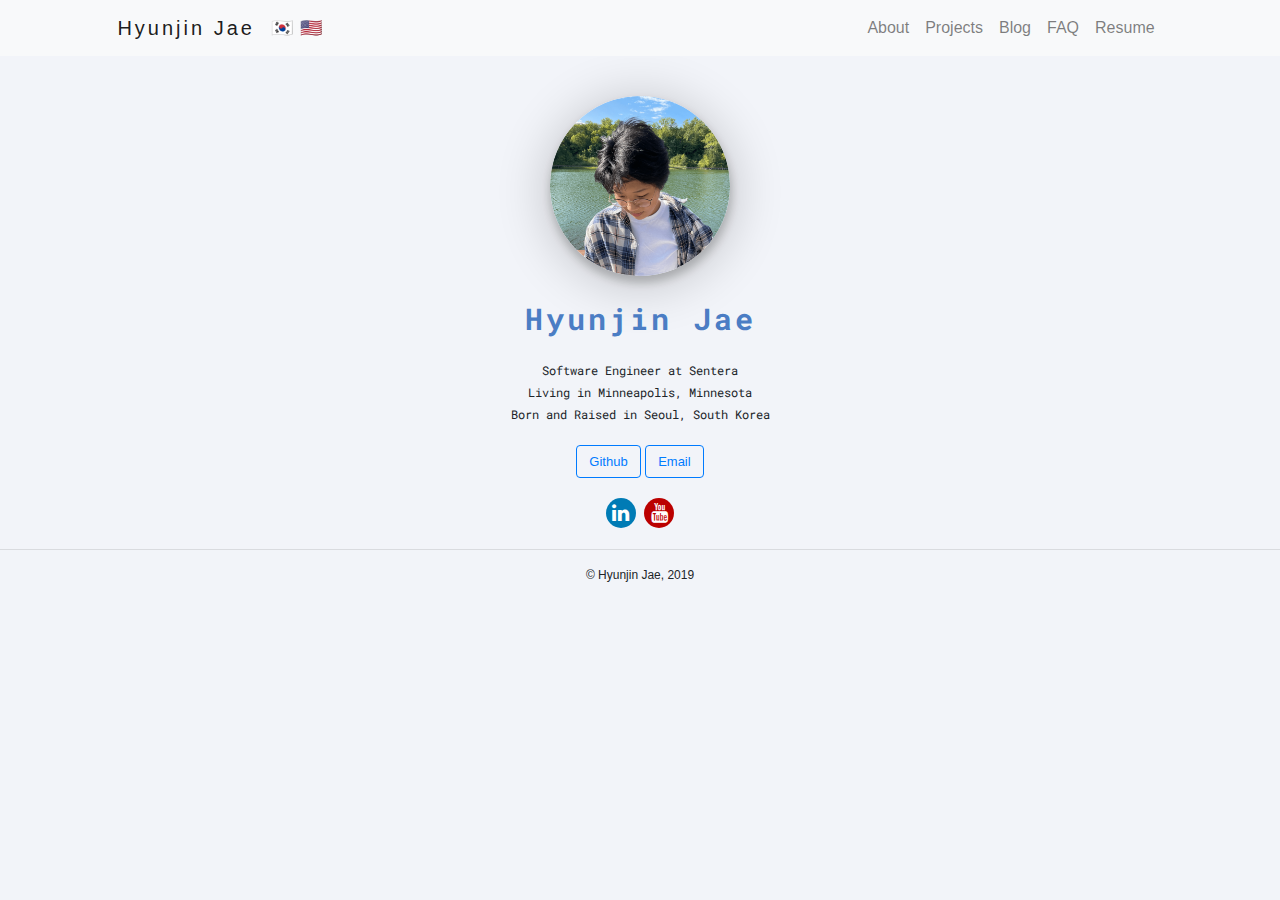
<file: index.html>
<!DOCTYPE html>
<html lang="en">
  <head>
    <meta charset="utf-8" />
    <meta
      name="viewport"
      content="width=device-width, initial-scale=1.0, maximum-scale=1.0, user-scalable=no"
    />
    <!-- Disable zoom on mobile -->
    <script>
      document.addEventListener("gesturestart", function (e) {
        e.preventDefault();
      });
    </script>
    <title>Hyunjin Jae 제현진</title>
    <!-- jQuery -->
    <script
      src="https://code.jquery.com/jquery-3.2.1.slim.min.js"
      integrity="sha384-KJ3o2DKtIkvYIK3UENzmM7KCkRr/rE9/Qpg6aAZGJwFDMVNA/GpGFF93hXpG5KkN"
      crossorigin="anonymous"
    ></script>
    <!-- Bootstrap for navbar -->
    <script
      src="https://maxcdn.bootstrapcdn.com/bootstrap/4.0.0/js/bootstrap.min.js"
      integrity="sha384-JZR6Spejh4U02d8jOt6vLEHfe/JQGiRRSQQxSfFWpi1MquVdAyjUar5+76PVCmYl"
      crossorigin="anonymous"
    ></script>
    <!-- Bootstrap for styling-->
    <link
      rel="stylesheet"
      href="https://stackpath.bootstrapcdn.com/bootstrap/4.3.1/css/bootstrap.min.css"
      integrity="sha384-ggOyR0iXCbMQv3Xipma34MD+dH/1fQ784/j6cY/iJTQUOhcWr7x9JvoRxT2MZw1T"
      crossorigin="anonymous"
    />
    <!-- Footer sns icons -->
    <link
      rel="stylesheet"
      href="https://cdnjs.cloudflare.com/ajax/libs/font-awesome/4.7.0/css/font-awesome.min.css"
    />
    <!-- Google fonts for English and Korean name-->
    <link
      href="https://fonts.googleapis.com/css?family=Roboto+Mono&display=swap"
      rel="stylesheet"
    />
    <link
      href="https://fonts.googleapis.com/css?family=Stylish&display=swap"
      rel="stylesheet"
    />
    <!-- Css -->
    <link rel="stylesheet" type="text/css" href="css/style.css" />
    <link rel="stylesheet" type="text/css" href="css/social-media.css" />
    <!-- Js -->
    <script src="js/translate.js"></script>
  </head>

  <body>
    <nav class="navbar navbar-expand-lg navbar-light bg-light fixed-top">
      <div class="container">
        <a class="navbar-brand main_name" href="index.html">Hyunjin Jae</a>
        <div style="cursor: pointer">
          <span id="translateToKr" class="flag">🇰🇷 </span>
          <span id="translateToEng" class="flag">🇺🇸</span>
        </div>
        <button
          class="navbar-toggler"
          type="button"
          data-toggle="collapse"
          data-target="#navbarNavAltMarkup"
          aria-controls="navbarNavAltMarkup"
          aria-expanded="false"
          aria-label="Toggle navigation"
        >
          <span class="navbar-toggler-icon"></span>
        </button>
        <div class="collapse navbar-collapse" id="navbarNavAltMarkup">
          <div
            style="float: right; text-align: right"
            class="eng navbar-nav nav-right ml-auto"
          >
            <a class="nav-item nav-link" href="about.html">About</a>
            <a class="nav-item nav-link" href="projects.html">Projects</a>
            <a class="nav-item nav-link" href="blog.html">Blog</a>
            <a class="nav-item nav-link" href="faq.html">FAQ</a>
            <a class="nav-item nav-link" href="/resume.pdf" target="_blank"
              >Resume</a
            >
          </div>
          <div
            style="float: right; text-align: right"
            class="kr hide navbar-nav nav-right ml-auto"
          >
            <a class="nav-item nav-link" href="about.html">나에 관하여</a>
            <a class="nav-item nav-link" href="projects.html">프로젝트</a>
            <a class="nav-item nav-link" href="blog.html">블로그</a>
            <a class="nav-item nav-link" href="faq.html">질문모음</a>
            <a class="nav-item nav-link" href="/resume.pdf" target="_blank"
              >이력서</a
            >
          </div>
        </div>
      </div>
    </nav>

    <div class="intro">
      <div class="main_image" style="margin-top: 15px">
        <img src="img/profile.png" alt="profile" id="profile" />
      </div>

      <div class="info_container">
        <div class="info">
          <p class="eng bold hyunjin_eng">Hyunjin Jae</p>
          <p class="kr hide bold hyunjin_kr">제현진</p>
          <p class="info_text">
            Software Engineer at Sentera
          </p>
          <p class="info_text" style="margin-top: -12px">
            Living in Minneapolis, Minnesota
          </p>
          <p class="info_text" style="margin-top: -12px">
            Born and Raised in Seoul, South Korea
          </p>
        </div>
      </div>

      <div class="social-media">
        <div class="social-media-top">
          <a
            style="font-size: 13px"
            class="btn btn-outline-primary"
            href="https://github.com/hyunjineeey"
            role="button"
            target="_blank"
            >Github</a
          >
          <a
            style="font-size: 13px"
            class="btn btn btn-outline-primary"
            href="mailto:hyunjineeey@gmail.com"
            role="button"
            target="_blank"
            >Email</a
          >
        </div>
        <div class="social-media-bottom">
          <a
            href="https://www.linkedin.com/in/hyunjineeey/"
            class="fa fa-linkedin"
            target="_blank"
          ></a>
          <a
            href="https://www.youtube.com/channel/UCkXvgmur7Infi6w-KoIhPWw?view_as=subscriber"
            class="fa fa-youtube"
            target="_blank"
          ></a>
        </div>
      </div>
    </div>

    <hr />
    <p style="font-size: 12px; text-align: center">© Hyunjin Jae, 2019</p>
  </body>
</html>
</file>
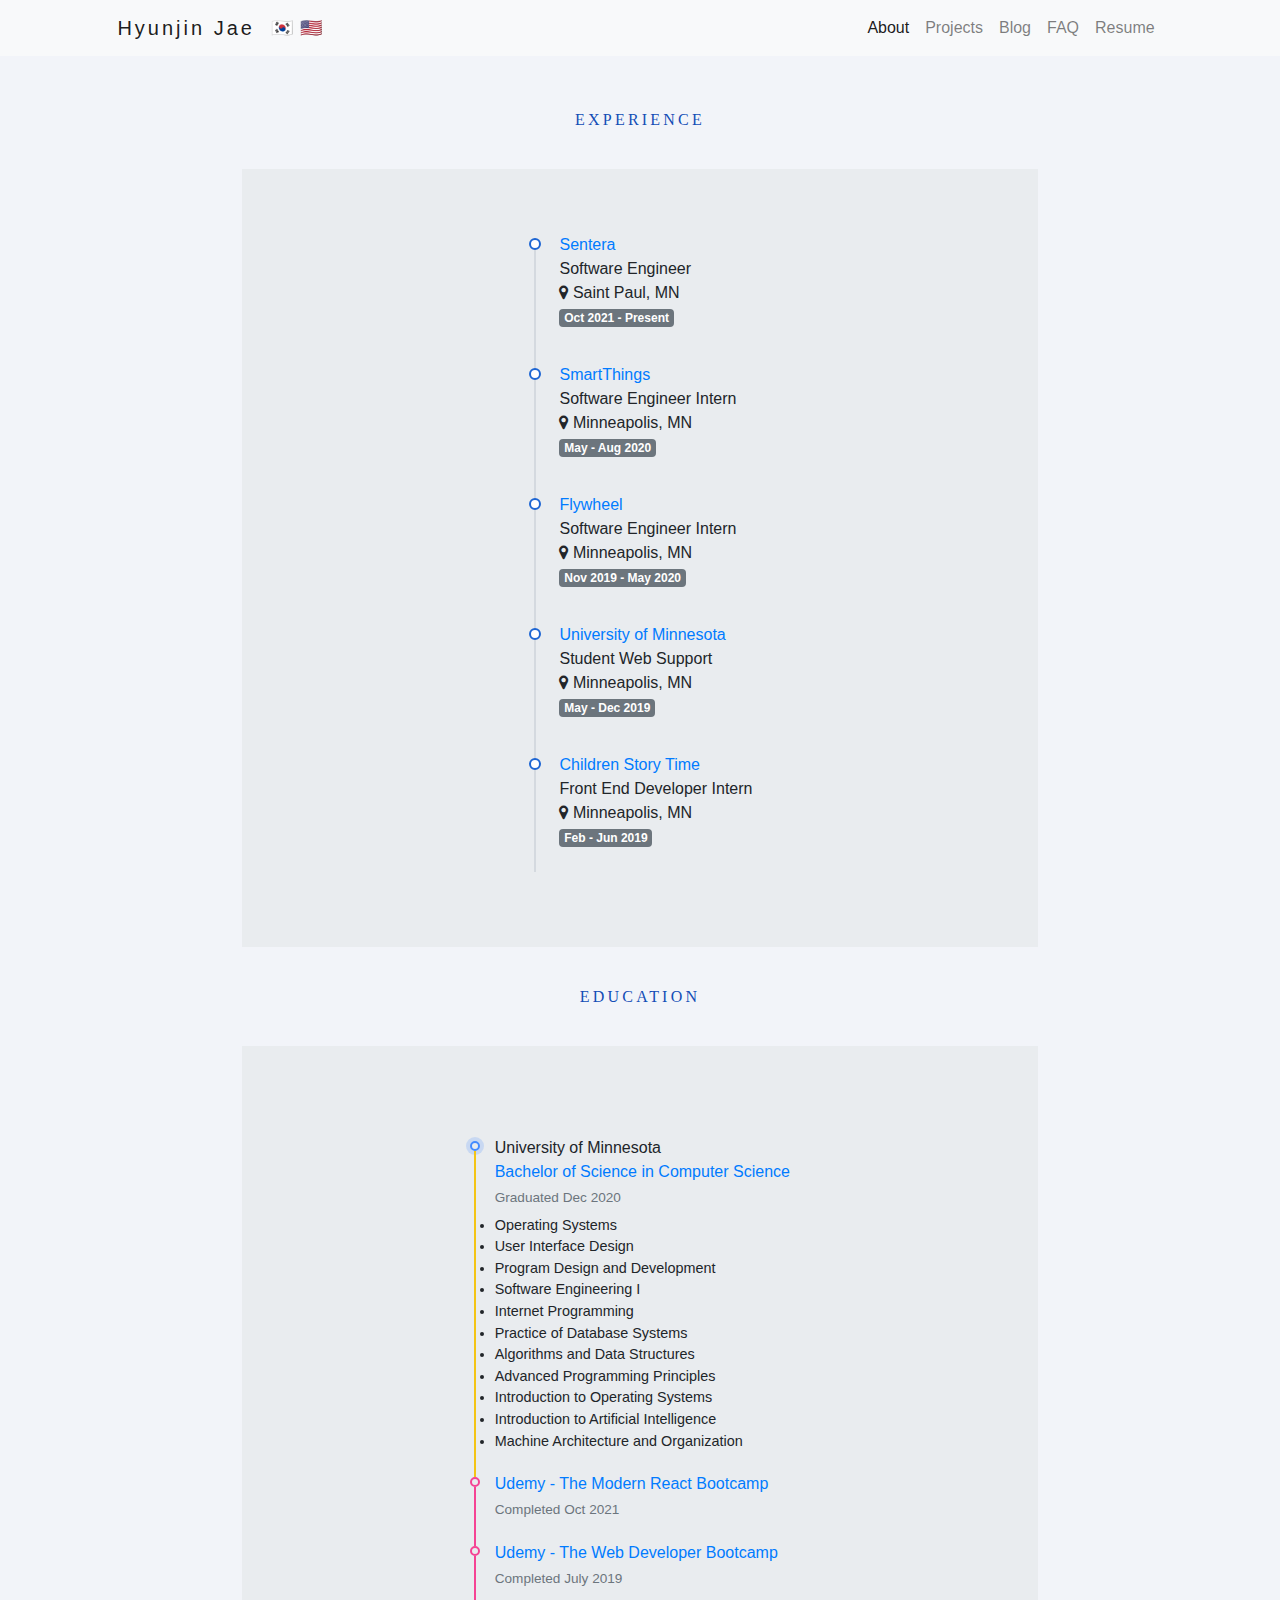
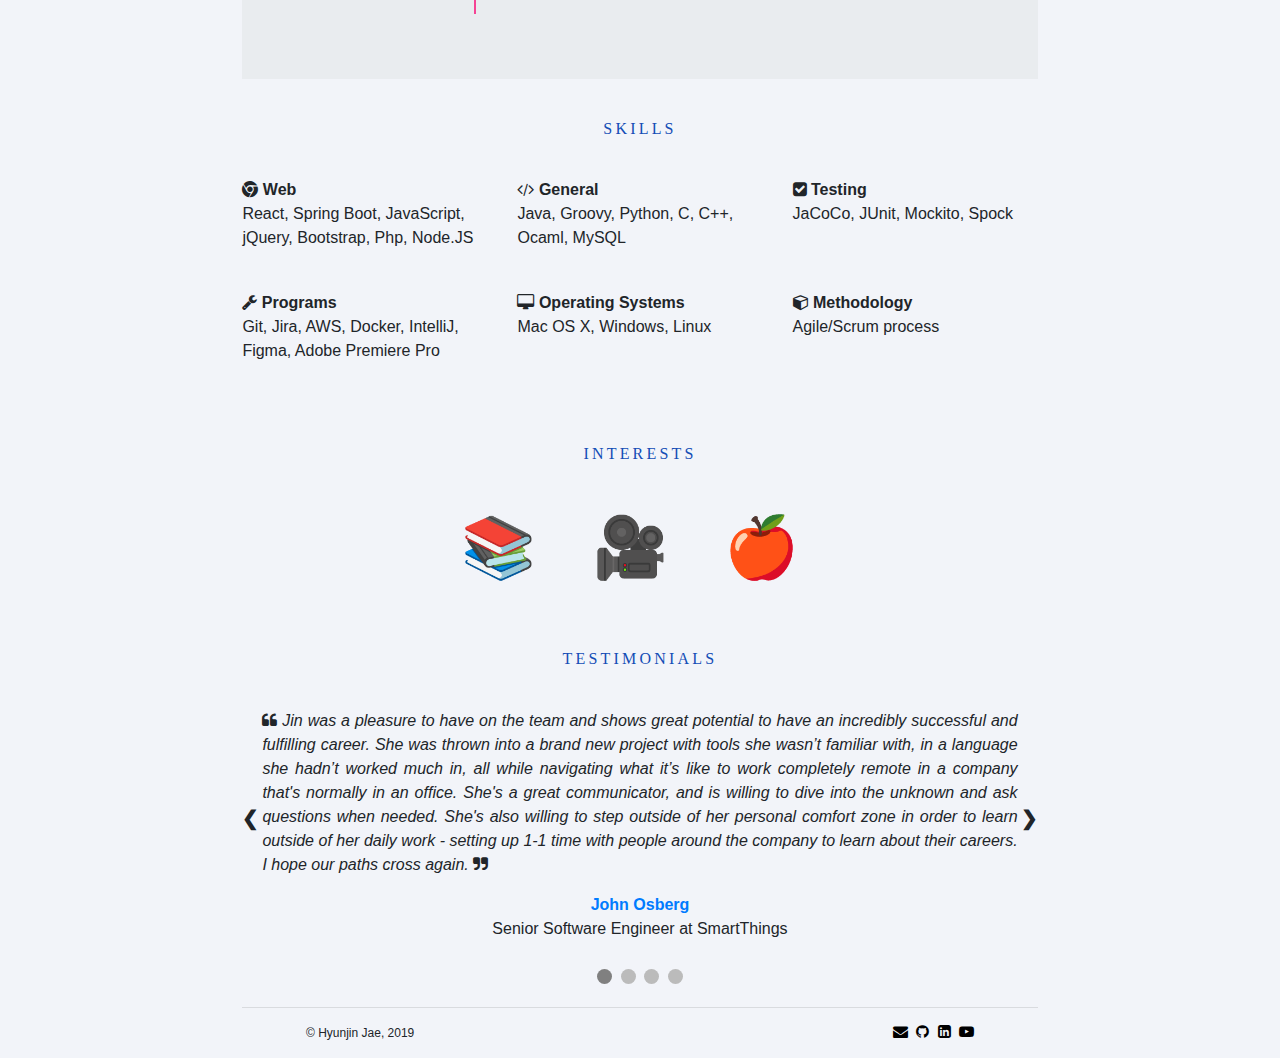
<file: about.html>
<!DOCTYPE html>
<html lang="en">
  <head>
    <meta charset="utf-8" />
    <meta
      name="viewport"
      content="width=device-width, initial-scale=1, shrink-to-fit=no"
    />
    <title>Hyunjin Jae 제현진</title>
    <!-- jQuery -->
    <script
      src="https://code.jquery.com/jquery-3.2.1.slim.min.js"
      integrity="sha384-KJ3o2DKtIkvYIK3UENzmM7KCkRr/rE9/Qpg6aAZGJwFDMVNA/GpGFF93hXpG5KkN"
      crossorigin="anonymous"
    ></script>
    <!-- Bootstrap for navbar -->
    <script
      src="https://maxcdn.bootstrapcdn.com/bootstrap/4.0.0/js/bootstrap.min.js"
      integrity="sha384-JZR6Spejh4U02d8jOt6vLEHfe/JQGiRRSQQxSfFWpi1MquVdAyjUar5+76PVCmYl"
      crossorigin="anonymous"
    ></script>
    <!-- Bootstrap for styling-->
    <link
      rel="stylesheet"
      href="https://stackpath.bootstrapcdn.com/bootstrap/4.3.1/css/bootstrap.min.css"
      integrity="sha384-ggOyR0iXCbMQv3Xipma34MD+dH/1fQ784/j6cY/iJTQUOhcWr7x9JvoRxT2MZw1T"
      crossorigin="anonymous"
    />
    <!-- Footer sns icons -->
    <link
      rel="stylesheet"
      href="https://cdnjs.cloudflare.com/ajax/libs/font-awesome/4.7.0/css/font-awesome.min.css"
    />
    <!-- Css -->
    <link rel="stylesheet" type="text/css" href="css/style.css" />
    <!-- Js -->
    <script src="js/translate.js"></script>
  </head>

  <body>
    <nav class="navbar navbar-expand-lg navbar-light bg-light fixed-top">
      <div class="container">
        <a class="navbar-brand main_name" href="index.html">Hyunjin Jae</a>
        <div style="cursor: pointer">
          <span id="translateToKr" class="flag">🇰🇷 </span>
          <span id="translateToEng" class="flag">🇺🇸</span>
        </div>
        <button
          class="navbar-toggler"
          type="button"
          data-toggle="collapse"
          data-target="#navbarNavAltMarkup"
          aria-controls="navbarNavAltMarkup"
          aria-expanded="false"
          aria-label="Toggle navigation"
        >
          <span class="navbar-toggler-icon"></span>
        </button>
        <div class="collapse navbar-collapse" id="navbarNavAltMarkup">
          <div
            style="float: right; text-align: right"
            class="eng navbar-nav nav-right ml-auto"
          >
            <a class="nav-item nav-link active" href="about.html">About</a>
            <a class="nav-item nav-link" href="projects.html">Projects</a>
            <a class="nav-item nav-link" href="blog.html">Blog</a>
            <a class="nav-item nav-link" href="faq.html">FAQ</a>
            <a class="nav-item nav-link" href="/resume.pdf" target="_blank"
              >Resume</a
            >
          </div>
          <div
            style="float: right; text-align: right"
            class="kr hide navbar-nav nav-right ml-auto"
          >
            <a class="nav-item nav-link active" href="about.html"
              >나에 관하여</a
            >
            <a class="nav-item nav-link" href="projects.html">프로젝트</a>
            <a class="nav-item nav-link" href="blog.html">블로그</a>
            <a class="nav-item nav-link" href="faq.html">질문모음</a>
            <a class="nav-item nav-link" href="/resume.pdf" target="_blank"
              >이력서</a
            >
          </div>
        </div>
      </div>
    </nav>

    <div class="about">
      <!-- Profile -->
      <div class="about-profile">
      <!-- Experience -->
      <div class="about-profile from-sec">
        <h4 class="eng about-title">Experience</h4>
        <h4 class="kr hide about-title">경험</h4>
        <div class="jumbotron jumbotron-fluid">
          <div class="row">
            <div class="col-md-6 offset-md-4">
              <ul class="eng timeline-job">
                <li>
                  <p>
                    <a href="https://sentera.com/" target="_blank">Sentera</a>
                    <br />Software Engineer <br /><i
                      class="fa fa-map-marker"
                      aria-hidden="true"
                    ></i>
                    Saint Paul, MN <br /><span
                      class="badge badge-secondary date-job"
                      style="margin-bottom: 20px"
                      >Oct 2021 - Present</span
                    >
                  </p>
                </li>
                <li>
                  <p>
                    <a target="_blank" href="https://www.smartthings.com/"
                      >SmartThings</a
                    >
                    <br />Software Engineer Intern <br /><i
                      class="fa fa-map-marker"
                      aria-hidden="true"
                    ></i>
                    Minneapolis, MN <br /><span
                      class="badge badge-secondary date-job"
                      style="margin-bottom: 20px"
                      >May - Aug 2020</span
                    >
                  </p>
                </li>
                <li>
                  <p>
                    <a target="_blank" href="https://flywheel.io/">Flywheel</a>
                    <br />Software Engineer Intern <br /><i
                      class="fa fa-map-marker"
                      aria-hidden="true"
                    ></i>
                    Minneapolis, MN <br /><span
                      class="badge badge-secondary date-job"
                      style="margin-bottom: 20px"
                      >Nov 2019 - May 2020</span
                    >
                  </p>
                </li>
                <li>
                  <p>
                    <a target="_blank" href="https://twin-cities.umn.edu/"
                      >University of Minnesota</a
                    >
                    <br />Student Web Support <br /><i
                      class="fa fa-map-marker"
                      aria-hidden="true"
                    ></i>
                    Minneapolis, MN <br /><span
                      class="badge badge-secondary date-job"
                      style="margin-bottom: 20px"
                      >May - Dec 2019</span
                    >
                  </p>
                </li>
                <li>
                  <p>
                    <a target="_blank" href="https://childrenstorytime.co/"
                      >Children Story Time</a
                    >
                    <br />Front End Developer Intern <br /><i
                      class="fa fa-map-marker"
                      aria-hidden="true"
                    ></i>
                    Minneapolis, MN <br /><span
                      class="badge badge-secondary date-job"
                      style="margin-bottom: 20px"
                      >Feb - Jun 2019</span
                    >
                  </p>
                </li>
              </ul>
              <ul class="kr hide timeline-job">
                <li>
                  <p>
                    <a href="https://sentera.com/" target="_blank">Sentera</a>
                    <br />소프트웨어 엔지니어 <br /><i
                      class="fa fa-map-marker"
                      aria-hidden="true"
                    ></i>
                    세인트 폴, 미네소타 <br /><span
                      class="badge badge-secondary date-job"
                      style="margin-bottom: 20px"
                      >2021년 10월 - 현재</span
                    >
                  </p>
                </li>
                <li>
                  <p>
                    <a target="_blank" href="https://www.smartthings.com/"
                      >SmartThings</a
                    >
                    <br />소프트웨어 엔지니어 인턴 <br /><i
                      class="fa fa-map-marker"
                      aria-hidden="true"
                    ></i>
                    미네아폴리스, 미네소타 <br /><span
                      class="badge badge-secondary date-job"
                      style="margin-bottom: 20px"
                      >2020년 5월 - 8월</span
                    >
                  </p>
                </li>
                <li>
                  <p>
                    <a target="_blank" href="https://flywheel.io/">Flywheel</a>
                    <br />소프트웨어 엔지니어 인턴 <br /><i
                      class="fa fa-map-marker"
                      aria-hidden="true"
                    ></i>
                    미네아폴리스, 미네소타 <br /><span
                      class="badge badge-secondary date-job"
                      style="margin-bottom: 20px"
                      >2019년 11월 - 2020년 5월</span
                    >
                  </p>
                </li>
                <li>
                  <p>
                    <a target="_blank" href="https://twin-cities.umn.edu/"
                      >University of Minnesota</a
                    >
                    <br />학생 웹 개발자 <br /><i
                      class="fa fa-map-marker"
                      aria-hidden="true"
                    ></i>
                    미네아폴리스, 미네소타 <br /><span
                      class="badge badge-secondary date-job"
                      style="margin-bottom: 20px"
                      >2019년 5월 - 12월</span
                    >
                  </p>
                </li>
                <li>
                  <p>
                    <a target="_blank" href="https://childrenstorytime.co/"
                      >Children Story Time</a
                    >
                    <br />프론트 앤드 개발 인턴 <br /><i
                      class="fa fa-map-marker"
                      aria-hidden="true"
                    ></i>
                    미네아폴리스, 미네소타 <br /><span
                      class="badge badge-secondary date-job"
                      style="margin-bottom: 20px"
                      >2019년 2월 - 6월</span
                    >
                  </p>
                </li>
              </ul>
            </div>
          </div>
        </div>
      </div>

      <!-- Education -->
      <div class="about-profile from-sec">
        <h4 class="eng about-title">Education</h4>
        <h4 class="kr hide about-title">학업</h4>

        <div class="jumbotron jumbotron-fluid">
          <div class="row">
            <div class="col-md-10 offset-md-3">
              <div class="timeline p-3 block mb-10 mx-auto">
                <div class="tl-item active">
                  <div class="tl-dot b-warning"></div>
                  <div class="tl-content eng">
                    <span>University of Minnesota</span>
                    <br /><a
                      href="https://cse.umn.edu/college/computer-science"
                      target="_blank"
                      >Bachelor of Science in Computer Science</a
                    >
                    <div class="tl-date text-muted mt-1">
                      Graduated Dec 2020
                    </div>

                    <div class="tl-info">
                      <li>Operating Systems</li>
                      <li>User Interface Design</li>
                      <li>Program Design and Development</li>
                      <li>Software Engineering I</li>
                      <li>Internet Programming</li>
                      <li>Practice of Database Systems</li>
                      <li>Algorithms and Data Structures</li>
                      <li>Advanced Programming Principles</li>
                      <li>Introduction to Operating Systems</li>
                      <li>Introduction to Artificial Intelligence</li>
                      <li>Machine Architecture and Organization</li>
                    </div>
                  </div>
                  <div class="tl-content kr hide">
                    <span>미네소타 대학교</span>
                    <br /><a
                      href="https://cse.umn.edu/college/computer-science"
                      target="_blank"
                      >컴퓨터 사이언스, 이공계 학사</a
                    >
                    <div class="tl-date text-muted mt-1">2020년 12월 졸업</div>

                    <div class="tl-info">
                      <li>운영 체제 심화</li>
                      <li>유저 인터페이스 설계</li>
                      <li>프로그램 설계 및 개발</li>
                      <li>소프트웨어 엔지니어링 I</li>
                      <li>인터넷 프로그래밍</li>
                      <li>데이터 베이스</li>
                      <li>알고리즘과 데이터 구조</li>
                      <li>고급 프로그래밍 원리</li>
                      <li>운영 체제 이론</li>
                      <li>인공 지능 소개</li>
                      <li>기계 구조 및 조직</li>
                    </div>
                  </div>
                </div>
                <div class="tl-item">
                  <div class="tl-dot b-danger"></div>
                  <div class="tl-content">
                    <div class="eng">
                      <a
                        href="https://www.udemy.com/course/modern-react-bootcamp/"
                        target="_blank"
                        >Udemy - The Modern React Bootcamp
                      </a>
                      <div class="tl-date text-muted mt-1">
                        Completed Oct 2021
                      </div>
                    </div>

                    <div class="kr hide">
                      <a
                        href="https://www.udemy.com/course/modern-react-bootcamp/"
                        target="_blank"
                        >유데미 - 리액트 부트캠프</a
                      >
                      <div class="tl-date text-muted mt-1">
                        2021년 10월 이수
                      </div>
                    </div>
                  </div>
                </div>
                <div class="tl-item">
                  <div class="tl-dot b-danger"></div>
                  <div class="tl-content">
                    <div class="eng">
                      <a
                        href="https://www.udemy.com/course/the-web-developer-bootcamp/"
                        target="_blank"
                        >Udemy - The Web Developer Bootcamp</a
                      >
                      <div class="tl-date text-muted mt-1">
                        Completed July 2019
                      </div>
                    </div>

                    <div class="kr hide">
                      <a
                        href="https://www.udemy.com/course/the-web-developer-bootcamp/"
                        target="_blank"
                        >유데미 - 웹 개발 부트캠프</a
                      >
                      <div class="tl-date text-muted mt-1">2019년 7월 이수</div>
                    </div>
                  </div>
                </div>
                <div class="tl-item"></div>
              </div>
            </div>
          </div>
        </div>
      </div>

      <!-- Skills -->
      <div class="about-profile from-sec">
        <h4 class="eng about-title">Skills</h4>
        <h4 class="kr hide about-title">스킬</h4>

        <div class="skills row">
          <div class="col-lg-4 col-sm-6 sub-section-skills">
            <p>
              <i class="fa fa-chrome" aria-hidden="true"></i>
              <span class="bold eng"> Web</span>
              <span class="bold kr hide"> 웹</span>
              <br />React, Spring Boot, JavaScript, jQuery, Bootstrap, Php,
              Node.JS
            </p>
          </div>
          <div class="col-lg-4 col-sm-6 sub-section-skills">
            <p>
              <i class="fa fa-code" aria-hidden="true"></i>
              <span class="bold eng"> General</span>
              <span class="bold kr hide">일반</span>
              <br />Java, Groovy, Python, C, C++, Ocaml, MySQL
            </p>
          </div>
          <div class="col-lg-4 col-sm-6 sub-section-skills">
            <p>
              <i class="fa fa-check-square" aria-hidden="true"></i>
              <span class="bold eng"> Testing</span>
              <span class="bold kr hide">테스팅</span>
              <br />JaCoCo, JUnit, Mockito, Spock
            </p>
          </div>
          <div class="col-lg-4 col-sm-6 tools sub-section-skills">
            <p>
              <i class="fa fa-wrench" aria-hidden="true"></i>
              <span class="bold eng"> Programs</span>
              <span class="bold kr hide">프로그램</span>
              <br />Git, Jira, AWS, Docker, IntelliJ, Figma, Adobe Premiere Pro
            </p>
          </div>
          <div class="col-lg-4 col-sm-6 sub-section-skills">
            <p>
              <i class="fa fa-desktop" aria-hidden="true"></i>
              <span class="bold eng">Operating Systems</span>
              <span class="bold kr hide">운영체제</span>
              <br />Mac OS X, Windows, Linux
            </p>
          </div>
          <div class="col-lg-4 col-sm-6 sub-section-skills">
            <p>
              <i class="fa fa-cube" aria-hidden="true"></i>
              <span class="bold eng">Methodology</span>
              <span class="bold kr hide">방법론</span>
              <br />Agile/Scrum process
            </p>
          </div>
        </div>
      </div>

      <!-- Interests -->
      <div class="about-profile from-sec">
        <h4 class="eng about-title">Interests</h4>
        <h4 class="kr hide about-title">좋아하는것</h4>

        <div class="interests-category">
          <p>
            <a href="books.html" style="text-decoration: none">📚</a>
            <a
              href="https://www.youtube.com/channel/UCkXvgmur7Infi6w-KoIhPWw?view_as=subscriber"
              target="_blank"
              style="text-decoration: none"
              >🎥</a
            >
            <a href="tech.html" style="text-decoration: none">🍎</a>
          </p>
        </div>
      </div>

      <!-- Testimonials -->
      <div class="about-profile from-sec">
        <h4 class="eng about-title">Testimonials</h4>
        <h4 class="kr hide about-title">증명서</h4>

        <div class="slideshow-container">
          <div class="mySlides">
            <p class="eng" style="font-style: italic">
              <i class="fa fa-quote-left" aria-hidden="true"></i>
              Jin was a pleasure to have on the team and shows great potential
              to have an incredibly successful and fulfilling career. She was
              thrown into a brand new project with tools she wasn’t familiar
              with, in a language she hadn’t worked much in, all while
              navigating what it’s like to work completely remote in a company
              that's normally in an office. She's a great communicator, and is
              willing to dive into the unknown and ask questions when needed.
              She's also willing to step outside of her personal comfort zone in
              order to learn outside of her daily work - setting up 1-1 time
              with people around the company to learn about their careers. I
              hope our paths cross again.
              <i class="fa fa-quote-right" aria-hidden="true"></i>
            </p>
            <p class="kr hide" style="font-style: italic">
              <i class="fa fa-quote-left" aria-hidden="true"></i>
              현진은 믿을 수 없을 만큼 성공적이고 만족감 있는 커리어를 가질 수
              있을 거라는 큰 잠재력을 보여주었으며 팀에 합류하게 된 것을 매우
              기쁘게 생각합니다. 우리는 일반적으로 사무실에 출근하지만, (현재
              펜데믹 상황으로 인해) 그녀는 완전한 재택근무의 형식을 취했으며
              그것이 어떻게 이루어지는지 탐색하였습니다. 그리고 익숙하지 않은
              프로그램과 한 번도 경험해보지 못한 개발 언어들을 사용해 완전히
              새로운 프로젝트에 투입되었습니다. 그녀는 훌륭한 의사소통
              능력자이면서 새로운 것을 배우는 데 주저함이 없으며 도움이 필요할
              때는 질문을 마다하지 않습니다. 또한 그녀는 일상 업무가 아닌 다른
              것들을 배우기 위해 기꺼이 자신의 편안함을 벗어나려 했습니다.
              그녀는 회사 내 여러 사람에게 직접 다가가 일대일 면담을
              제안하였으며, 그들의 배경과 경력들을 배우며 소통하였습니다. 저는
              현진과 다시 함께 일하게 되기를 진심으로 바랍니다.
              <i class="fa fa-quote-right" aria-hidden="true"></i>
            </p>
            <p style="text-align: center">
              <span class="bold">
                <a href="https://www.linkedin.com/in/jtosberg/" target="_blank"
                  >John Osberg</a
                >
              </span>
              <br />
              <span class="eng">Senior Software Engineer at SmartThings</span>
              <span class="kr hide">선임 소프트웨어 엔지니어, SmartThings</span>
            </p>
          </div>
          <div class="mySlides">
            <p class="eng" style="font-style: italic">
              <i class="fa fa-quote-left" aria-hidden="true"></i>
              I had the pleasure to work with Hyunjin during her 4 month
              internship at SmartThings. As part of her internship project she
              had the opportunity to experience many technologies for the first
              the time - AWS, Java, Groovy, Kotlin, Spring Boot, Gradle, Docker,
              and many others. Tackling so many new things at once can be a
              daunting challenge for even a senior engineer. Hyunjin was up to
              the challenge, and she pushed herself every day to learn more. At
              the end of her internship she had completed a project that
              successfully tied all of those technologies together. She brings a
              positive attitude with her daily, and the team very much enjoyed
              having her as part of the group. I would not hesitate to recommend
              Hyunjin to any future employer looking for a junior engineer to
              add to their team.
              <i class="fa fa-quote-right" aria-hidden="true"></i>
            </p>
            <p class="kr hide" style="font-style: italic">
              <i class="fa fa-quote-left" aria-hidden="true"></i>
              저는 스마트싱스에서 4개월 동안 현진과 함께 일하게 되어 매우
              기뻤습니다. 그녀는 인턴십 프로젝트의 일환으로, 새로운 기술들을
              접할 기회가 있었습니다 - AWS, 자바, 그루비, 코틀린, 스프링 부트,
              그레이들, 도커, 등등. 한 번에 많은 새로운 일들을 처리하는 것은
              선임 엔지니어에게도 어려운 일이 될 수 있습니다. 하지만 현진은
              도전에 나섰고, 더 많은 것을 배우기 위해 매일 노력 하였습니다.
              인턴십이 끝날 무렵 그녀는 이 모든 기술을 성공적으로 연결해
              프로젝트를 완성하였습니다. 또한, 그녀는 매일 긍정적인 태도를
              가지고 왔으며 우리는 그녀가 팀의 일원이었다는 사실에 매우
              기뻤습니다. 혹시 주니어 엔지니어를 찾고 있는 팀이 있다면, 나는
              현진을 추천하는 것을 주저하지 않겠습니다.
              <i class="fa fa-quote-right" aria-hidden="true"></i>
            </p>
            <p style="text-align: center">
              <span class="bold">
                <a
                  href="https://www.linkedin.com/in/jeffreyblaisdell/"
                  target="_blank"
                  >Jeff Blaisdell</a
                >
              </span>
              <br />
              <span class="eng">Engineering Manager at SmartThings</span>
              <span class="kr hide">엔지니어링 매니저, SmartThings</span>
            </p>
          </div>

          <div class="mySlides">
            <p class="eng" style="font-style: italic">
              <i class="fa fa-quote-left" aria-hidden="true"></i>
              It has been my great pleasure to work and interact with Hyunjin. I
              have rarely encountered a person who can bring such an inquisitive
              spirit to their work and such a thorough, rigorous investigation
              to every component of a project, no matter how banal. Such
              commitment and enthusiasm for the details that make the difference
              is exceedingly hard to find in people. What I also found very
              delightful, even inspiring, about working with Hyunjin was her
              passion and curiosity for life, but particularly with regard to
              technology and its role in society. Her high level of interest in
              computer science is obvious, but it's not just an interest in
              technology for its own sake; rather, I had the distinct impression
              that the vision she holds for her future role in developing
              technology embraces a much wider range of function and
              responsibility to the world, and that this is critically important
              to her. Apart from these standout qualities, I found that Hyunjin
              possessed extraordinary organizational skills along with the
              ability to go directly at any task; she would take great pride
              just in the efficacy of completing them. Her presence in our
              research group was, in itself, a force to keep things on track. As
              we often had to deal with a huge set of problem-solving issues,
              both large and small, her ability to focus and stay organized
              often helped my own efforts to keep on top of everything needing
              attention. If you'll be lucky enough to have the opportunity to
              work with Hyunjin, I can promise that it won't be long before your
              organization recognizes what a resource it has in this person.
              <i class="fa fa-quote-right" aria-hidden="true"></i>
            </p>
            <p class="kr hide" style="font-style: italic">
              <i class="fa fa-quote-left" aria-hidden="true"></i>
              저는 현진과 일하고 소통하는 것이 정말 기뻤습니다. 그녀는 엄청난
              호기심을 업무에 가져오고 아무리 평범한 프로젝트라도 모든 구성
              요소에 대해 철저하고 엄격하게 연구하는 사람입니다. 저는 이런
              사람을 거의 만나지 못했습니다. 차이를 만드는 세부 사항에 대한
              그러한 헌신과 열정은 사람들 사이에서 찾아보기 매우 어렵습니다.
              현진과 함께 일하는 것에 대해 제가 매우 기쁘고 영감을 얻은 것은
              그녀의 삶에 대한 열정과 호기심, 특히 기술과 사회에서의 역할에 관한
              것입니다. 컴퓨터 과학에 대한 그녀의 높은 관심은 명백하지만, 기술
              자체에 대한 관심만은 아닙니다. 그녀는 기술 발전에 있어서 확실한
              미래 비전을 품고 있습니다. 그것은 전 세계에 훨씬 더 넓은 범위의
              기능과 책임을 포함하고 있으며 나는 이 목표가 그녀에게 매우
              중요하다는 뚜렷한 인상을 받았습니다. 이러한 뛰어난 자질 외에도,
              현진은 어떠한 직무든지 수행할 수 있는 능력과 함께 비범한 조직
              기술을 보유하고 있음을 발견했습니다. 그녀는 그것들을 완성하는
              효능에 큰 자부심을 가질 것입니다. 우리 팀에서 그녀의 존재는 그
              자체로 일을 추적하는 힘이었습니다. 우리는 종종 크고 작은 거대한
              문제 해결 과제를 다루어야 했습니다. 그리고 그녀의 집중적이며
              체계적인 자세를 유지하는 능력은 주의가 필요한 모든 것을 최상위로
              유지하려는데 도움이 되었습니다. 만약 당신에게 행운이 생겨 현진과
              함께 일할 기회가 생긴다면, 당신의 조직이 그녀에게 어떤 자원이
              있는지 인식하기까지는 오래 걸리지 않을 것이라고 확신 할 수
              있습니다.
              <i class="fa fa-quote-right" aria-hidden="true"></i>
            </p>
            <p style="text-align: center">
              <span class="bold">
                <a
                  href="https://www.linkedin.com/in/steven-pliam-633b2b2b/"
                  target="_blank"
                  >Steven Pliam</a
                >
              </span>
              <br />
              <span class="eng"
                >Head Software Engineer at the University of Minnesota</span
              >
              <span class="kr hide"
                >소프트웨어 엔지니어 책임자, 미네소타 대학교</span
              >
            </p>
          </div>

          <div class="mySlides">
            <p class="eng" style="font-style: italic">
              <i class="fa fa-quote-left" aria-hidden="true"></i>
              I have been a mentor for Hyunjin since 2018 through the U of
              Minnesota mentoring program. There are many things about her that
              have made this relationship very rewarding. She is intellectually
              curious. As an international student, she loves to learn and
              immerse herself in the American culture. And as a computer science
              student, she is interested in the different technologies and she
              constantly applies the new acquired skills on her personal
              projects. Hyunjin is a very motivated individual. She works hard
              in school and is always looking for internship/volunteer
              opportunities to expand her experience. Accountable - this is the
              one of the things that sets Hyunjin apart. During our bi-weekly
              meetings, we always put together a list of action items (e.g.
              reading assignments, resume building, personal site, etc) for the
              next meeting, and Hyunjin always completes the items on time. It
              has been a pleasure to work with such a quality person like
              Hyunjin!
              <i class="fa fa-quote-right" aria-hidden="true"></i>
            </p>
            <p class="kr hide" style="font-style: italic">
              <i class="fa fa-quote-left" aria-hidden="true"></i>
              저는 2018년부터 미네소타 대학교 멘토링 프로그램을 통해 현진의
              멘토였습니다. 우리의 관계를 매우 보람있게 만든 그녀에 관한 많은
              것들이 있습니다. 먼저, 그녀는 지적으로 호기심이 많습니다. 그녀는
              국제 학생으로서 미국 문화를 배우고 몰입하는 것을 좋아합니다. 또한
              컴퓨터 사이언스 학생으로서 다양한 기술에 관심이 많으며 새로 얻은
              기술을 개인 프로젝트를 통해 지속적으로 적용합니다. 현진은 매우
              동기 부여된 사람입니다. 그녀는 학교에서 열심히 공부하며 항상
              경험을 넓힐 수 있는 인턴십 / 자원봉사 기회를 찾고 있습니다.
              마지막으로 책임감, 이것은 현진을 차별화시키는 것 중 하나입니다.
              격주 회의에서 우리는 항상 다음 회의를 위해 과제 (예 : 독서 과제,
              이력서 작성, 개인 사이트 등) 목록을 작성하고 그녀는 항상 제시간에
              항목을 완성합니다. 나는 현진과 같은 훌륭한 사람과 함께 일하게 되어
              매우 기뻤습니다!
              <i class="fa fa-quote-right" aria-hidden="true"></i>
            </p>
            <p style="text-align: center">
              <span class="bold">
                <a
                  href="https://www.linkedin.com/in/ming-tan-46766a/"
                  target="_blank"
                  >Ming Tan</a
                >
              </span>
              <br />
              <span class="eng">Director of IT at CaringBridge</span>
              <span class="kr hide">IT 디렉터, CaringBridge</span>
            </p>
          </div>

          <a class="prev" onclick="plusSlides(-1)">❮</a>
          <a class="next" onclick="plusSlides(1)">❯</a>
        </div>

        <div class="dot-container">
          <span class="dot" onclick="currentSlide(1)"></span>
          <span class="dot" onclick="currentSlide(2)"></span>
          <span class="dot" onclick="currentSlide(3)"></span>
          <span class="dot" onclick="currentSlide(4)"></span>
        </div>

        <script src="js/testimonials.js"></script>
      </div>
    </div>

    <hr />

    <footer>
      <p>© Hyunjin Jae, 2019</p>
      <div class="footer-sns">
        <a href="mailto:hyunjineeey@gmail.com" target="_blank"
          ><i class="fa fa-envelope foot-sns" ria-hidden="true"></i
        ></a>
        <a href="https://github.com/hyunjineeey" target="_blank"
          ><i class="fa fa-github foot-sns" aria-hidden="true"></i
        ></a>
        <a href="https://www.linkedin.com/in/hyunjineeey/" target="_blank"
          ><i class="fa fa-linkedin-square foot-sns" aria-hidden="true"></i
        ></a>
        <a
          href="https://www.youtube.com/channel/UCkXvgmur7Infi6w-KoIhPWw?view_as=subscriber"
          target="_blank"
          ><i class="fa fa-youtube-play foot-sns" aria-hidden="true"></i
        ></a>
      </div>
    </footer>
  </body>
</html>
</file>
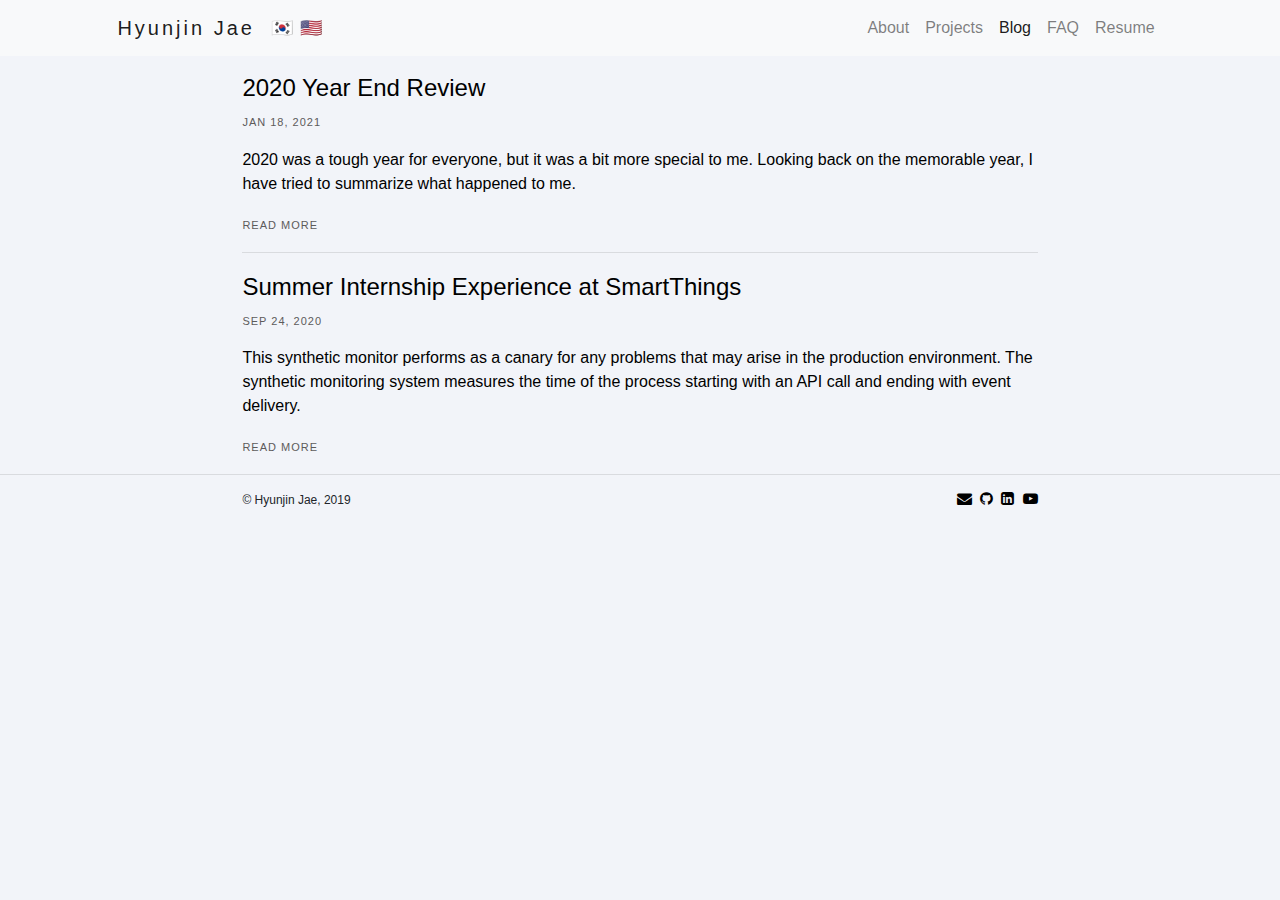
<file: blog.html>
<!DOCTYPE html>
<html lang="en">
  <head>
    <meta charset="utf-8" />
    <meta
      name="viewport"
      content="width=device-width, initial-scale=1, shrink-to-fit=no"
    />
    <title>Hyunjin Jae 제현진</title>
    <!-- jQuery -->
    <script
      src="https://code.jquery.com/jquery-3.2.1.slim.min.js"
      integrity="sha384-KJ3o2DKtIkvYIK3UENzmM7KCkRr/rE9/Qpg6aAZGJwFDMVNA/GpGFF93hXpG5KkN"
      crossorigin="anonymous"
    ></script>
    <!-- Bootstrap for navbar -->
    <script
      src="https://maxcdn.bootstrapcdn.com/bootstrap/4.0.0/js/bootstrap.min.js"
      integrity="sha384-JZR6Spejh4U02d8jOt6vLEHfe/JQGiRRSQQxSfFWpi1MquVdAyjUar5+76PVCmYl"
      crossorigin="anonymous"
    ></script>
    <!-- Bootstrap for styling-->
    <link
      rel="stylesheet"
      href="https://stackpath.bootstrapcdn.com/bootstrap/4.3.1/css/bootstrap.min.css"
      integrity="sha384-ggOyR0iXCbMQv3Xipma34MD+dH/1fQ784/j6cY/iJTQUOhcWr7x9JvoRxT2MZw1T"
      crossorigin="anonymous"
    />
    <!-- Footer sns icons -->
    <link
      rel="stylesheet"
      href="https://cdnjs.cloudflare.com/ajax/libs/font-awesome/4.7.0/css/font-awesome.min.css"
    />
    <!-- Css -->
    <link rel="stylesheet" type="text/css" href="css/style.css" />
    <!-- Js -->
    <script src="js/translate.js"></script>
  </head>

  <body>
    <nav class="navbar navbar-expand-lg navbar-light bg-light fixed-top">
      <div class="container">
        <a class="navbar-brand main_name" href="index.html">Hyunjin Jae</a>
        <div style="cursor: pointer">
          <span id="translateToKr" class="flag">🇰🇷 </span>
          <span id="translateToEng" class="flag">🇺🇸</span>
        </div>
        <button
          class="navbar-toggler"
          type="button"
          data-toggle="collapse"
          data-target="#navbarNavAltMarkup"
          aria-controls="navbarNavAltMarkup"
          aria-expanded="false"
          aria-label="Toggle navigation"
        >
          <span class="navbar-toggler-icon"></span>
        </button>
        <div class="collapse navbar-collapse" id="navbarNavAltMarkup">
          <div
            style="float: right; text-align: right"
            class="eng navbar-nav nav-right ml-auto"
          >
            <a class="nav-item nav-link" href="about.html">About</a>
            <a class="nav-item nav-link" href="projects.html">Projects</a>
            <a class="nav-item nav-link active" href="blog.html">Blog</a>
            <a class="nav-item nav-link" href="faq.html">FAQ</a>
            <a class="nav-item nav-link" href="/resume.pdf" target="_blank"
              >Resume</a
            >
          </div>
          <div
            style="float: right; text-align: right"
            class="kr hide navbar-nav nav-right ml-auto"
          >
            <a class="nav-item nav-link" href="about.html">나에 관하여</a>
            <a class="nav-item nav-link" href="projects.html">프로젝트</a>
            <a class="nav-item nav-link active" href="blog.html">블로그</a>
            <a class="nav-item nav-link" href="faq.html">질문모음</a>
            <a class="nav-item nav-link" href="/resume.pdf" target="_blank"
              >이력서</a
            >
          </div>
        </div>
      </div>
    </nav>

    <div class="about">
      <div>
        <a href="blog/2020.html" style="text-decoration: none">
          <h4 class="eng blog_title">2020 Year End Review</h4>
          <div>
            <h4 class="kr hide blog_title">2020년을 마무리하며</h4>
          </div>
        </a>

        <p class="eng blog_date">Jan 18, 2021</p>
        <p class="kr hide blog_date">2021년 1월 18일</p>

        <a href="blog/2020.html" style="text-decoration: none">
          <p class="eng blog_lead">
            2020 was a tough year for everyone, but it was a bit more special to
            me. Looking back on the memorable year, I have tried to summarize
            what happened to me.
          </p>
          <p class="kr hide blog_lead kr_text_align">
            2020년은 모두에게 힘든 시간이었던 것 같다. 하지만 나에게는 조금 더
            특별했다. 다사다난했던 한 해를 되돌아보며, 어떤 일들이 있었는지
            정리해 보았다.
          </p>
        </a>

        <a
          class="eng readmore"
          href="blog/2020.html"
          style="text-decoration: none"
          >Read more</a
        >
        <a
          class="kr hide readmore"
          href="blog/2020.html"
          style="text-decoration: none"
          >더보기</a
        >
      </div>

      <hr />

      <div>
        <a href="blog/internship.html" style="text-decoration: none">
          <h4 class="eng blog_title">
            Summer Internship Experience at SmartThings
          </h4>
          <div class="blog_kr_title">
            <h4 class="kr hide blog_title">
              SmartThings 여름 인턴십 후기
            </h4>
          </div>
        </a>

        <p class="eng blog_date">Sep 24, 2020</p>
        <p class="kr hide blog_date">2020년 9월 24일</p>

        <a href="blog/internship.html" style="text-decoration: none">
          <p class="eng blog_lead">
            This synthetic monitor performs as a canary for any problems that
            may arise in the production environment. The synthetic monitoring
            system measures the time of the process starting with an API call
            and ending with event delivery.
          </p>
          <p class="kr hide blog_lead kr_text_align">
            인턴 기간 동안 진행했던 종합 모니터 시스템은 프로덕션 환경에서
            발생할 수 있는 모든 문제에 대해 카나리아 역할을 합니다. 이것은 API
            호출로 시작하여 이벤트 전달로 끝나는 프로세스 시간을 측정해
            기록합니다.
          </p>
        </a>

        <a
          class="eng readmore"
          href="blog/internship.html"
          style="text-decoration: none"
          >Read more</a
        >
        <a
          class="kr hide readmore"
          href="blog/internship.html"
          style="text-decoration: none"
          >더보기</a
        >
      </div>

      <!-- <hr> -->

      <!-- <div>
            <a href="blog/quarantine.html" style="text-decoration: none;">
                <h4 class="eng blog_title">South Korea Special Quarantine Procedure</h4>
                <div class="blog_kr_title">
                    <h4 class="kr hide blog_title">한국 특별 입국 절차</h4>
                </div>
            </a>

            <p class="eng blog_date">March 28, 2020</p>
            <p class="kr hide blog_date">2020년 3월 28일</p>

            <a href="blog/quarantine.html" style="text-decoration: none;">
                <p class="eng blog_lead">The government of South Korea strengthened quarantine procedures for every
                    immigrant
                    because of the rapid spread of the COVID-19. As of March 27, 2020, people who are entering from
                    Europe must get a test before immigration, and people who are entering from the United States must
                    self quarantine for 14 days, regardless of symptoms.</p>
                <p class="kr hide blog_lead kr_text_align">한국은 현재 모든 해외 입국자들에 대해 특별입국절차를 시행하고 있습니다. 2020년 3월 27일을 기준으로
                    유럽 발 입국자들에게는 전수검사(입국자 전원 진단검사)를 실시하고 있으며, 미국 발 입국자들에게는 증상 유무에 상관없이 2주 자가격리를 의무화 하고 있습니다.</p>
            </a>

            <a class="eng readmore" href="blog/quarantine.html" style="text-decoration: none;">Read more</a>
            <a class="kr hide readmore" href="blog/quarantine.html" style="text-decoration: none;">더보기</a>
        </div> -->
    </div>

    <hr />

    <footer>
      <p>© Hyunjin Jae, 2019</p>
      <div class="footer-sns">
        <a href="mailto:hyunjineeey@gmail.com" target="_blank"
          ><i class="fa fa-envelope foot-sns" ria-hidden="true"></i
        ></a>
        <a href="https://github.com/hyunjineeey" target="_blank"
          ><i class="fa fa-github foot-sns" aria-hidden="true"></i
        ></a>
        <a href="https://www.linkedin.com/in/hyunjineeey/" target="_blank"
          ><i class="fa fa-linkedin-square foot-sns" aria-hidden="true"></i
        ></a>
        <a
          href="https://www.youtube.com/channel/UCkXvgmur7Infi6w-KoIhPWw?view_as=subscriber"
          target="_blank"
          ><i class="fa fa-youtube-play foot-sns" aria-hidden="true"></i
        ></a>
      </div>
    </footer>
  </body>
</html>
</file>
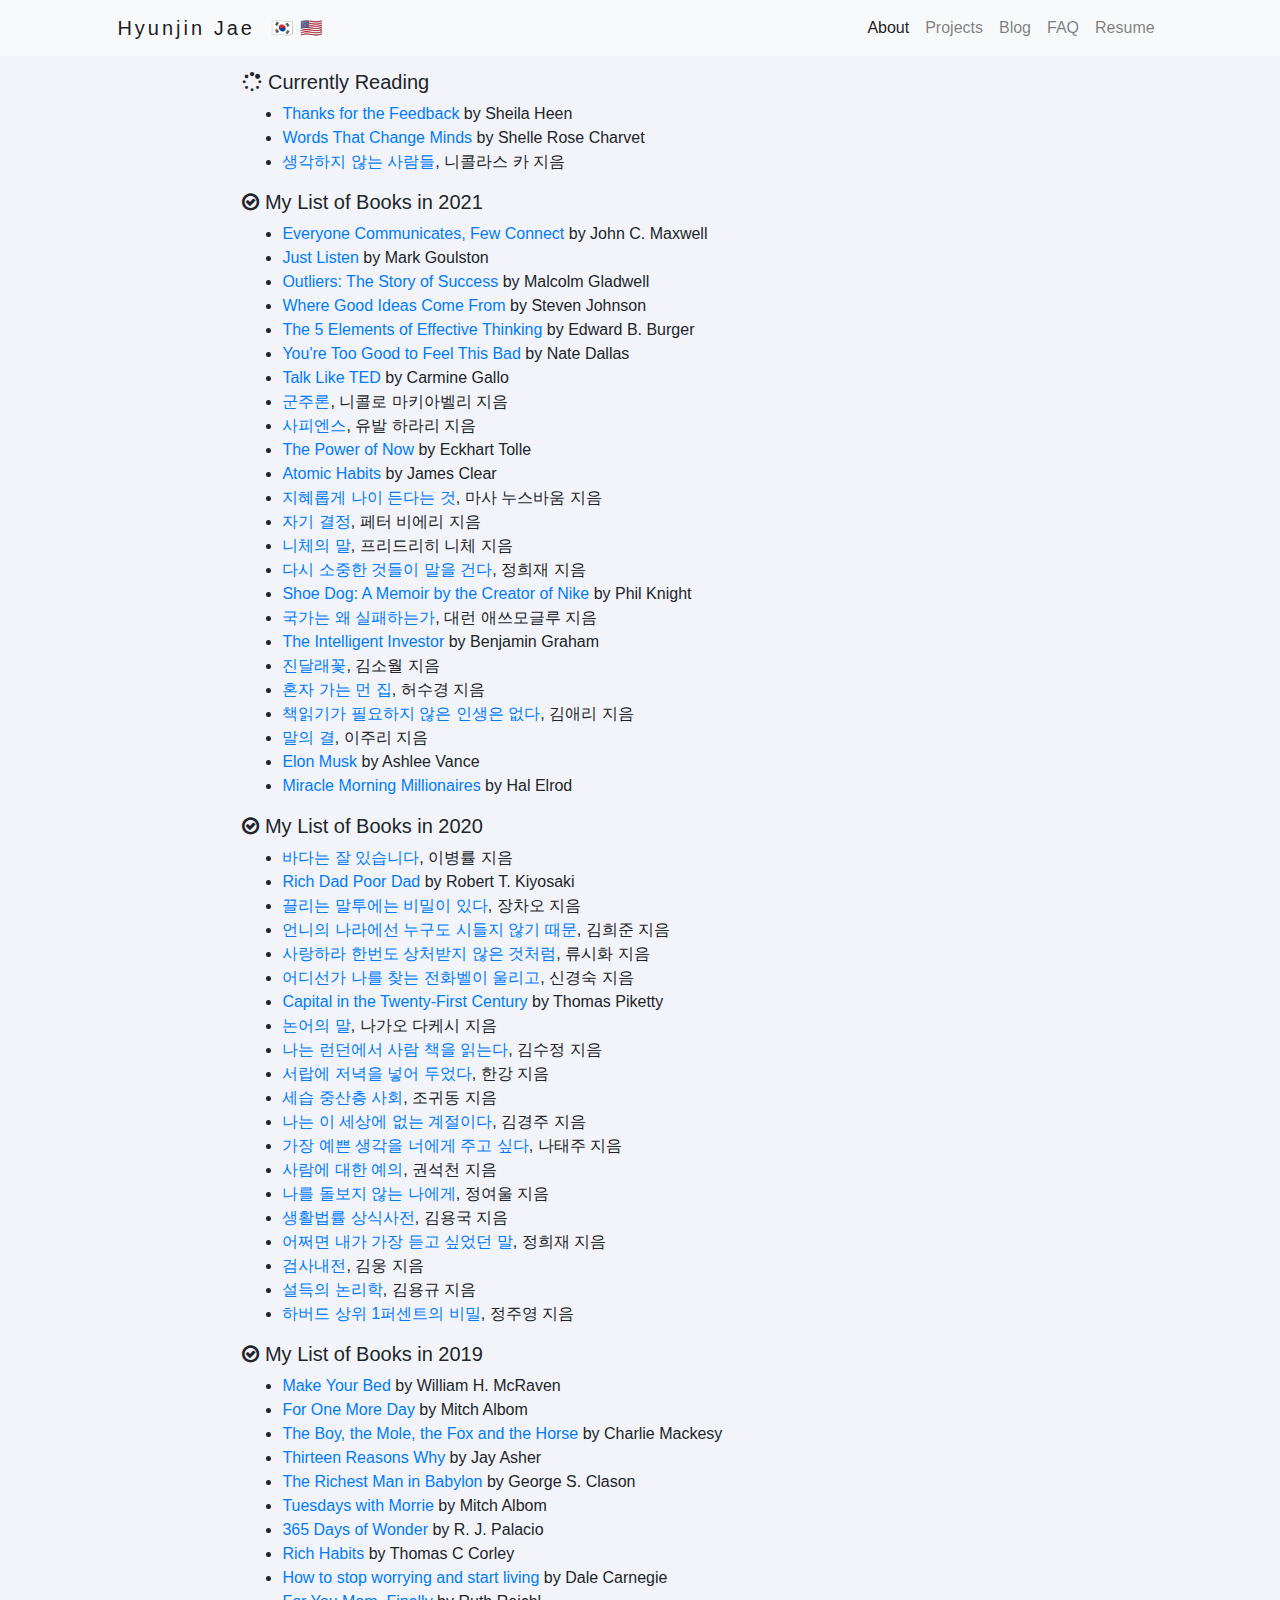
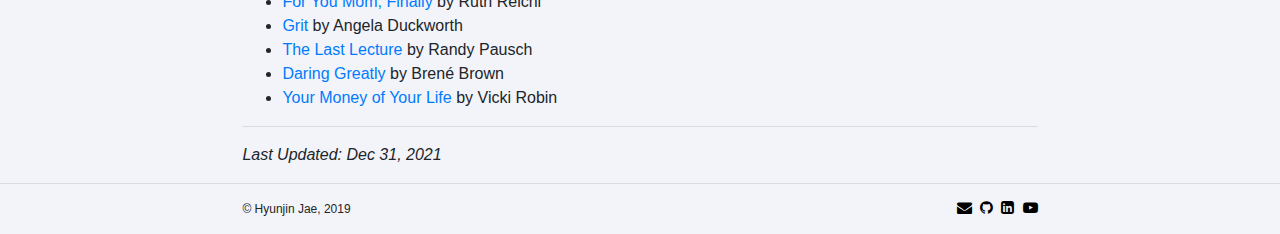
<file: books.html>
<!DOCTYPE html>
<html lang="en">
  <head>
    <meta charset="utf-8" />
    <meta
      name="viewport"
      content="width=device-width, initial-scale=1, shrink-to-fit=no"
    />
    <title>Hyunjin Jae 제현진</title>
    <!-- jQuery -->
    <script
      src="https://code.jquery.com/jquery-3.2.1.slim.min.js"
      integrity="sha384-KJ3o2DKtIkvYIK3UENzmM7KCkRr/rE9/Qpg6aAZGJwFDMVNA/GpGFF93hXpG5KkN"
      crossorigin="anonymous"
    ></script>
    <!-- Bootstrap for navbar -->
    <script
      src="https://maxcdn.bootstrapcdn.com/bootstrap/4.0.0/js/bootstrap.min.js"
      integrity="sha384-JZR6Spejh4U02d8jOt6vLEHfe/JQGiRRSQQxSfFWpi1MquVdAyjUar5+76PVCmYl"
      crossorigin="anonymous"
    ></script>
    <!-- Bootstrap for styling-->
    <link
      rel="stylesheet"
      href="https://stackpath.bootstrapcdn.com/bootstrap/4.3.1/css/bootstrap.min.css"
      integrity="sha384-ggOyR0iXCbMQv3Xipma34MD+dH/1fQ784/j6cY/iJTQUOhcWr7x9JvoRxT2MZw1T"
      crossorigin="anonymous"
    />
    <!-- Footer sns icons -->
    <link
      rel="stylesheet"
      href="https://cdnjs.cloudflare.com/ajax/libs/font-awesome/4.7.0/css/font-awesome.min.css"
    />
    <!-- Css -->
    <link rel="stylesheet" type="text/css" href="css/style.css" />
    <!-- Js -->
    <script src="js/translate.js"></script>
  </head>

  <body>
    <nav class="navbar navbar-expand-lg navbar-light bg-light fixed-top">
      <div class="container">
        <a class="navbar-brand main_name" href="index.html">Hyunjin Jae</a>
        <div style="cursor: pointer">
          <span id="translateToKr" class="flag">🇰🇷 </span>
          <span id="translateToEng" class="flag">🇺🇸</span>
        </div>
        <button
          class="navbar-toggler"
          type="button"
          data-toggle="collapse"
          data-target="#navbarNavAltMarkup"
          aria-controls="navbarNavAltMarkup"
          aria-expanded="false"
          aria-label="Toggle navigation"
        >
          <span class="navbar-toggler-icon"></span>
        </button>
        <div class="collapse navbar-collapse" id="navbarNavAltMarkup">
          <div
            style="float: right; text-align: right"
            class="eng navbar-nav nav-right ml-auto"
          >
            <a class="nav-item nav-link active" href="about.html">About</a>
            <a class="nav-item nav-link" href="projects.html">Projects</a>
            <a class="nav-item nav-link" href="blog.html">Blog</a>
            <a class="nav-item nav-link" href="faq.html">FAQ</a>
            <a class="nav-item nav-link" href="/resume.pdf" target="_blank"
              >Resume</a
            >
          </div>
          <div
            style="float: right; text-align: right"
            class="kr hide navbar-nav nav-right ml-auto"
          >
            <a class="nav-item nav-link active" href="about.html"
              >나에 관하여</a
            >
            <a class="nav-item nav-link" href="projects.html">프로젝트</a>
            <a class="nav-item nav-link" href="blog.html">블로그</a>
            <a class="nav-item nav-link" href="faq.html">질문모음</a>
            <a class="nav-item nav-link" href="/resume.pdf" target="_blank"
              >이력서</a
            >
          </div>
        </div>
      </div>
    </nav>

    <div class="about">
      <div id="currently-reading">
        <h5 class="eng">
          <i class="fa fa-spinner" aria-hidden="true"></i> Currently Reading
        </h5>
        <h5 class="kr hide">
          <i class="fa fa-spinner" aria-hidden="true"></i> 현재 읽고 있는 책
        </h5>

        <!-- Currently Reading -->
        <ul>
          <li>
            <a
              href="https://www.amazon.com/Thanks-for-Feedback-audiobook/dp/B00ICRDQR2/ref=sr_1_1?crid=1FMMPOTMP4WD7&keywords=thanks+for+the+feedback&qid=1640982374&s=audible&sprefix=thanks+for+the%2Caudible%2C102&sr=1-1"
              target="_blank"
            >
            Thanks for the Feedback</a
            > by Sheila Heen
          </li>
          <li>
            <a
              href="https://www.amazon.com/Words-That-Change-Minds-audiobook/dp/B07T1M7LQ7/ref=sr_1_1?crid=3R6OGUUNQ4PUK&keywords=words+that+change+minds&qid=1640982437&s=audible&sprefix=words+that+chang%2Caudible%2C95&sr=1-1"
              target="_blank"
            >
            Words That Change Minds</a
            > by Shelle Rose Charvet
          </li>
          <li>
            <a
              href="https://digital.kyobobook.co.kr/digital/ebook/ebookDetail.ink?selectedLargeCategory=001&barcode=4808935213269&orderClick=LEH&Kc="
              target="_blank"
            >
            생각하지 않는 사람들</a
            >, 니콜라스 카 지음
          </li>
        </ul>
      </div>

      <!-- My List of Books in 2020 -->
      <div>
        <h5 class="eng">
          <i class="fa fa-check-circle-o" aria-hidden="true"></i> My List of
          Books in 2021
        </h5>
        <h5 class="kr hide">
          <i class="fa fa-check-circle-o" aria-hidden="true"></i> 2021년 독서
          목록
        </h5>
        <ul>
          <li>
            <a
              href="https://www.amazon.com/Everyone-Communicates-Few-Connect-Differently/dp/B082WJQ62S/ref=sr_1_1?crid=2NNJU06GIKKO2&keywords=everyone+communicates+few+connect+by+john+c+maxwell&qid=1640982329&s=audible&sprefix=everyone+co%2Caudible%2C117&sr=1-1"
              target="_blank"
            >
            Everyone Communicates, Few Connect</a
            > by John C. Maxwell
          </li>
          <li>
            <a
              href="https://www.amazon.com/Just-Listen-Discover-Getting-Absolutely/dp/B083JKZ4X5/ref=sr_1_1?crid=KSHMI3G2ANO7&keywords=just+listen&qid=1640982248&s=books&sprefix=just+listen%2Cstripbooks%2C114&sr=1-1"
              target="_blank"
            >
            Just Listen</a
            > by Mark Goulston
          </li>
          <li>
            <a
              href="https://www.amazon.com/Outliers-Story-Success-Malcolm-Gladwell/dp/0316017930/ref=sr_1_1?crid=20PD89864WZTH&keywords=outliers+malcolm+gladwell&qid=1640982193&s=books&sprefix=outliers%2Cstripbooks%2C110&sr=1-1"
              target="_blank"
            >
            Outliers: The Story of Success</a
            > by Malcolm Gladwell
          </li>
          <li>
            <a
              href="https://www.amazon.com/Where-Good-Ideas-Come-Innovation/dp/1594485380/ref=sr_1_1?crid=1NQ7R9E99B1B3&keywords=where+good+idea+come+from+steven+johnson&qid=1640982125&s=books&sprefix=where+good+idea%2Cstripbooks%2C105&sr=1-1"
              target="_blank"
            >
            Where Good Ideas Come From</a
            > by Steven Johnson
          </li>
          <li>
            <a
              href="https://www.amazon.com/5-Elements-Effective-Thinking/dp/0691156662/ref=sr_1_2?crid=KJ4CCHIRVSMD&keywords=The+5+Elements+of+Effective+Thinking&qid=1640982041&s=books&sprefix=the+5+elements+of+effective+thinking%2Cstripbooks%2C82&sr=1-2"
              target="_blank"
            >
            The 5 Elements of Effective Thinking</a
            > by Edward B. Burger
          </li>
          <li>
            <a
              href="https://www.amazon.com/Youre-Too-Good-Feel-This/dp/0578643421/ref=sr_1_1?crid=2H3YSLHARKTCO&keywords=you%27re+too+good+to+feel+this+bad&qid=1640981935&s=books&sprefix=you%27re+too+%2Cstripbooks%2C98&sr=1-1"
              target="_blank"
            >
            You're Too Good to Feel This Bad</a
            > by Nate Dallas
          </li>
          <li>
            <a
              href="https://www.amazon.com/Talk-Like-TED-Public-Speaking-Secrets/dp/1250061539/ref=sr_1_1?crid=2I0IRP64GGSPK&keywords=talk+like+ted&qid=1640981880&s=books&sprefix=talk+like%2Cstripbooks%2C115&sr=1-1"
              target="_blank"
            >
            Talk Like TED</a
            > by Carmine Gallo
          </li>
          <li>
            <a
              href="https://digital.kyobobook.co.kr/digital/ebook/ebookDetail.ink?selectedLargeCategory=001&barcode=4801166817879&orderClick=LEa&Kc="
              target="_blank"
            >
            군주론</a
            >, 니콜로 마키아벨리 지음
          </li>
          <li>
            <a
              href="https://digital.kyobobook.co.kr/digital/ebook/ebookDetail.ink?selectedLargeCategory=001&barcode=4808934972464&orderClick=LEH&Kc="
              target="_blank"
            >
            사피엔스</a
            >, 유발 하라리 지음
          </li>
          <li>
            <a
              href="https://www.amazon.com/Power-Now-Guide-Spiritual-Enlightenment/dp/1577314808/ref=sr_1_1?crid=SMXYQEUZP9KD&keywords=the+power+of+now&qid=1640981436&s=books&sprefix=the+power+of+now%2Cstripbooks%2C103&sr=1-1"
              target="_blank"
            >
            The Power of Now</a
            > by Eckhart Tolle
          </li>
          <li>
            <a
              href="https://www.amazon.com/dp/0735211299/ref=s9_acsd_ri_bw_c2_x_0_i?pf_rd_m=ATVPDKIKX0DER&pf_rd_s=merchandised-search-10&pf_rd_r=RCZ7FC67DNE95FQCGRRR&pf_rd_t=101&pf_rd_p=ec1034ac-997c-47fd-8075-3a3a4b4c3aa3&pf_rd_i=283155"
              target="_blank"
            >
            Atomic Habits</a
            > by James Clear
          </li>
          <li>
            <a
              href="https://digital.kyobobook.co.kr/digital/ebook/ebookDetail.ink?barcode=4801160560658"
              target="_blank"
            >
            지혜롭게 나이 든다는 것</a
            >, 마사 누스바움 지음
          </li>
          <li>
            <a
              href="https://digital.kyobobook.co.kr/digital/ebook/ebookDetail.ink?barcode=4808956609249"
              target="_blank"
            >
            자기 결정</a
            >, 페터 비에리 지음
          </li>
          <li>
            <a
              href="https://digital.kyobobook.co.kr/digital/ebook/ebookDetail.ink?barcode=4808979494297"
              target="_blank"
            >
            니체의 말</a
            >, 프리드리히 니체 지음
          </li>
          <li>
            <a
              href="https://digital.kyobobook.co.kr/digital/ebook/ebookDetail.ink?barcode=4808959138364"
              target="_blank"
            >
            다시 소중한 것들이 말을 건다</a
            >, 정희재 지음
          </li>
          <li>
            <a
              href="https://www.amazon.com/Shoe-Dog-Memoir-Creator-Nike-ebook/dp/B0176M1A44"
              target="_blank"
            >
              Shoe Dog: A Memoir by the Creator of Nike</a
            >
            by Phil Knight
          </li>
          <li>
            <a
              href="http://digital.kyobobook.co.kr/digital/ebook/ebookDetail.ink?barcode=4808952766984"
              target="_blank"
            >
              국가는 왜 실패하는가</a
            >, 대런 애쓰모글루 지음
          </li>
          <li>
            <a
              href="https://www.amazon.com/Intelligent-Investor-Definitive-Investing-Essentials/dp/0060555661"
              target="_blank"
            >
              The Intelligent Investor</a
            >
            by Benjamin Graham
          </li>
          <li>
            <a
              href="http://digital.kyobobook.co.kr/digital/ebook/ebookDetail.ink?barcode=480D171235530"
              target="_blank"
            >
              진달래꽃</a
            >, 김소월 지음
          </li>

          <li>
            <a
              href="http://digital.kyobobook.co.kr/digital/ebook/ebookDetail.ink?barcode=4808932005553"
              target="_blank"
            >
              혼자 가는 먼 집</a
            >, 허수경 지음
          </li>
          <li>
            <a
              href="http://digital.kyobobook.co.kr/digital/ebook/ebookDetail.ink?barcode=4801162542003"
              target="_blank"
            >
              책읽기가 필요하지 않은 인생은 없다</a
            >, 김애리 지음
          </li>
          <li>
            <a
              href="http://digital.kyobobook.co.kr/digital/ebook/ebookDetail.ink?barcode=4801197051136"
              target="_blank"
            >
              말의 결</a
            >, 이주리 지음
          </li>
          <li>
            <a
              href="https://www.amazon.com/Elon-Musk-SpaceX-Fantastic-Future-ebook/dp/B00KVI76ZS/ref=sr_1_1?dchild=1&keywords=elon+musk&qid=1611207171&s=digital-text&sr=1-1"
              target="_blank"
            >
              Elon Musk</a
            >
            by Ashlee Vance
          </li>
          <li>
            <a
              href="https://www.amazon.com/Miracle-Morning-Not-So-Obvious-Guaranteed-Transform-ebook/dp/B00AKKS278/ref=sr_1_2?crid=2ETQVUK9A2I6H&dchild=1&keywords=miracle+morning+millionaires&qid=1611207229&s=digital-text&sprefix=Miracle+Morning+Millionaires%2Cdigital-text%2C172&sr=1-2"
              target="_blank"
            >
              Miracle Morning Millionaires</a
            >
            by Hal Elrod
          </li>
        </ul>
      </div>

      <!-- My List of Books in 2020 -->
      <div>
        <h5 class="eng">
          <i class="fa fa-check-circle-o" aria-hidden="true"></i> My List of
          Books in 2020
        </h5>
        <h5 class="kr hide">
          <i class="fa fa-check-circle-o" aria-hidden="true"></i> 2020년 독서
          목록
        </h5>
        <ul>
          <li>
            <a
              href="http://www.kyobobook.co.kr/product/detailViewKor.laf?mallGb=KOR&ejkGb=KOR&linkClass=030101&barcode=9788932030395"
              target="_blank"
            >
              바다는 잘 있습니다</a
            >, 이병률 지음
          </li>
          <li>
            <a
              href="https://www.barnesandnoble.com/w/rich-dad-poor-dad-robert-t-kiyosaki/1112255784?ean=9781612680194"
              target="_blank"
            >
              Rich Dad Poor Dad</a
            >
            by Robert T. Kiyosaki
          </li>
          <li>
            <a
              href="http://digital.kyobobook.co.kr/digital/ebook/ebookDetail.ink?barcode=4801158740888"
              target="_blank"
            >
              끌리는 말투에는 비밀이 있다</a
            >, 장차오 지음
          </li>
          <li>
            <a
              href="http://www.kyobobook.co.kr/product/detailViewKor.laf?mallGb=KOR&ejkGb=KOR&linkClass=0301&barcode=9788954674553"
              target="_blank"
            >
              언니의 나라에선 누구도 시들지 않기 때문</a
            >, 김희준 지음
          </li>
          <li>
            <a
              href="http://www.kyobobook.co.kr/product/detailViewKor.laf?mallGb=KOR&ejkGb=KOR&linkClass=0301&barcode=9788995501474#"
              target="_blank"
            >
              사랑하라 한번도 상처받지 않은 것처럼</a
            >, 류시화 지음
          </li>
          <li>
            <a
              href="http://digital.kyobobook.co.kr/digital/ebook/ebookDetail.ink?selectedLargeCategory=001&ejkGb=EBK&barcode=4808954611275"
              target="_blank"
            >
              어디선가 나를 찾는 전화벨이 울리고</a
            >, 신경숙 지음
          </li>
          <li>
            <a
              href="https://www.barnesandnoble.com/w/capital-in-the-twenty-first-century-thomas-piketty/1117254679?ean=9780674979857&aug=1"
              target="_blank"
            >
              Capital in the Twenty-First Century</a
            >
            by Thomas Piketty
          </li>
          <li>
            <a
              href="http://www.kyobobook.co.kr/product/detailViewKor.laf?ejkGb=KOR&mallGb=KOR&barcode=9788978494533&orderClick=LAG&Kc="
              target="_blank"
            >
              논어의 말</a
            >, 나가오 다케시 지음
          </li>
          <li>
            <a
              href="http://digital.kyobobook.co.kr/digital/ebook/ebookDetail.ink?selectedLargeCategory=001&barcode=4808993928013&orderClick=LAN&Kc="
              target="_blank"
            >
              나는 런던에서 사람 책을 읽는다</a
            >, 김수정 지음
          </li>
          <li>
            <a
              href="http://www.kyobobook.co.kr/product/detailViewKor.laf?mallGb=KOR&ejkGb=KOR&barcode=9788932024639&orderClick=JAj"
              target="_blank"
            >
              서랍에 저녁을 넣어 두었다</a
            >, 한강 지음
          </li>
          <li>
            <a
              href="http://www.kyobobook.co.kr/product/detailViewKor.laf?mallGb=KOR&ejkGb=KOR&barcode=9791185585826&orderClick=JAj"
              target="_blank"
            >
              세습 중산층 사회</a
            >, 조귀동 지음
          </li>
          <li>
            <a
              href="http://www.kyobobook.co.kr/product/detailViewKor.laf?ejkGb=KOR&mallGb=KOR&barcode=9788932023656&orderClick=LEa&Kc="
              target="_blank"
            >
              나는 이 세상에 없는 계절이다</a
            >, 김경주 지음
          </li>
          <li>
            <a
              href="http://digital.kyobobook.co.kr/digital/ebook/ebookDetail.ink?barcode=4808925561820"
              target="_blank"
            >
              가장 예쁜 생각을 너에게 주고 싶다</a
            >, 나태주 지음
          </li>
          <li>
            <a
              href="http://www.kyobobook.co.kr/product/detailViewKor.laf?mallGb=KOR&ejkGb=KOR&barcode=9791190030519"
              target="_blank"
            >
              사람에 대한 예의</a
            >, 권석천 지음
          </li>
          <li>
            <a
              href="http://www.kyobobook.co.kr/product/detailViewKor.laf?ejkGb=KOR&mallGb=KOR&barcode=9788934999348&orderClick=LEa&Kc="
              target="_blank"
            >
              나를 돌보지 않는 나에게</a
            >, 정여울 지음
          </li>
          <li>
            <a
              href="http://www.kyobobook.co.kr/product/detailViewKor.laf?ejkGb=KOR&mallGb=KOR&barcode=9791190427784&orderClick=LEa&Kc="
              target="_blank"
            >
              생활법률 상식사전</a
            >, 김용국 지음
          </li>
          <li>
            <a
              href="http://www.kyobobook.co.kr/product/detailViewKor.laf?ejkGb=KOR&mallGb=KOR&barcode=9788901242057&orderClick=LAG&Kc="
              target="_blank"
            >
              어쩌면 내가 가장 듣고 싶었던 말</a
            >, 정희재 지음
          </li>
          <li>
            <a
              href="http://www.kyobobook.co.kr/product/detailViewKor.laf?ejkGb=KOR&mallGb=KOR&barcode=9788960516175&orderClick=LAG&Kc="
              target="_blank"
            >
              검사내전</a
            >, 김웅 지음
          </li>
          <li>
            <a
              href="http://www.kyobobook.co.kr/product/detailViewKor.laf?ejkGb=KOR&mallGb=KOR&barcode=9788901239767&orderClick=LAG&Kc="
              target="_blank"
            >
              설득의 논리학</a
            >, 김용규 지음
          </li>
          <li>
            <a
              href="http://www.kyobobook.co.kr/product/detailViewKor.laf?ejkGb=KOR&mallGb=KOR&barcode=9788947544085&orderClick=LEa&Kc="
              target="_blank"
            >
              하버드 상위 1퍼센트의 비밀</a
            >, 정주영 지음
          </li>
        </ul>
      </div>

      <!-- My List of Books in 2019 -->
      <div>
        <h5 class="eng">
          <i class="fa fa-check-circle-o" aria-hidden="true"></i> My List of
          Books in 2019
        </h5>
        <h5 class="kr hide">
          <i class="fa fa-check-circle-o" aria-hidden="true"></i> 2019년 독서
          목록
        </h5>
        <ul class="eng">
          <li>
            <a
              href="https://www.barnesandnoble.com/w/make-your-bed-william-mcraven/1124481737?ean=9781455570249#/"
              target="_blank"
              >Make Your Bed</a
            >
            by William H. McRaven
          </li>
          <li>
            <a
              href="https://www.barnesandnoble.com/w/for-one-more-day-mitch-albom/1007913391?ean=9781401309572#/"
              target="_blank"
              >For One More Day</a
            >
            by Mitch Albom
          </li>
          <li>
            <a
              href="https://www.barnesandnoble.com/w/the-boy-the-mole-the-fox-and-the-horse-charlie-mackesy/1132291821?ean=9780062976581#/"
              target="_blank"
              >The Boy, the Mole, the Fox and the Horse</a
            >
            by Charlie Mackesy
          </li>
          <li>
            <a
              href="https://www.goodreads.com/book/show/29844228-thirteen-reasons-why?from_search=true&qid=4AXGWrI4xd&rank=1"
              target="_blank"
              >Thirteen Reasons Why</a
            >
            by Jay Asher
          </li>
          <li>
            <a
              href="https://www.goodreads.com/book/show/1052.The_Richest_Man_in_Babylon?from_search=true&qid=T0YiJhE7CK&rank=1"
              target="_blank"
              >The Richest Man in Babylon</a
            >
            by George S. Clason
          </li>
          <li>
            <a
              href="https://www.goodreads.com/book/show/6900.Tuesdays_with_Morrie?ac=1&from_search=true"
              target="_blank"
              >Tuesdays with Morrie</a
            >
            by Mitch Albom
          </li>
          <li>
            <a
              href="https://www.goodreads.com/book/show/20758093-365-days-of-wonder?from_search=true"
              target="_blank"
              >365 Days of Wonder</a
            >
            by R. J. Palacio
          </li>
          <li>
            <a
              href="https://www.goodreads.com/book/show/14642813-rich-habits?ac=1&from_search=true"
              target="_blank"
              >Rich Habits</a
            >
            by Thomas C Corley
          </li>
          <li>
            <a
              href="https://www.goodreads.com/book/show/4866.How_to_Stop_Worrying_and_Start_Living?from_search=true"
              target="_blank"
              >How to stop worrying and start living</a
            >
            by Dale Carnegie
          </li>
          <li>
            <a
              href="https://www.amazon.com/You-Mom-Finally-Ruth-Reichl-ebook/dp/B003NX7O2S"
              target="_blank"
              >For You Mom, Finally</a
            >
            by Ruth Reichl
          </li>
          <li>
            <a
              href="https://www.goodreads.com/book/show/27213329-grit?ac=1&from_search=true"
              target="_blank"
              >Grit</a
            >
            by Angela Duckworth
          </li>
          <li>
            <a
              href="https://www.goodreads.com/book/show/40611510-the-last-lecture?from_search=true"
              target="_blank"
              >The Last Lecture</a
            >
            by Randy Pausch
          </li>
          <li>
            <a
              href="https://www.goodreads.com/book/show/13588356-daring-greatly?from_search=true"
              target="_blank"
              >Daring Greatly</a
            >
            by Brené Brown
          </li>
          <li>
            <a
              href="https://www.goodreads.com/book/show/78428.Your_Money_or_Your_Life?from_search=true"
              target="_blank"
              >Your Money of Your Life</a
            >
            by Vicki Robin
          </li>
        </ul>
        <ul class="kr hide">
          <li>
            <a
              href="http://www.kyobobook.co.kr/product/detailViewKor.laf?ejkGb=KOR&mallGb=KOR&barcode=9788932918716&orderClick=LAG&Kc=#"
              target="_blank"
              >침대부터 정리하라</a
            >, 윌리엄 H. 맥레이븐 지음
          </li>
          <li>
            <a
              href="https://www.barnesandnoble.com/w/for-one-more-day-mitch-albom/1007913391?ean=9781401309572#/"
              target="_blank"
              >하루를 위해</a
            >, 미치 앨봄 지음
          </li>
          <li>
            <a
              href="https://www.barnesandnoble.com/w/the-boy-the-mole-the-fox-and-the-horse-charlie-mackesy/1132291821?ean=9780062976581#/"
              target="_blank"
              >소년, 두더지, 여우, 그리고 말</a
            >, 찰리 맥케시 지음
          </li>
          <li>
            <a
              href="http://www.yes24.com/Product/Goods/40171162"
              target="_blank"
              >루머의 루머의 루머</a
            >, 제이 애셔 지음
          </li>
          <li>
            <a
              href="http://www.kyobobook.co.kr/product/detailViewKor.laf?mallGb=&ejkGb=KOR&barcode=9788974253356"
              target="_blank"
              >바빌론 부자들의 돈버는 지혜</a
            >, 조지 S. 클래이슨 지음
          </li>
          <li>
            <a
              href="http://www.kyobobook.co.kr/product/detailViewKor.laf?ejkGb=KOR&mallGb=KOR&barcode=9788984071490&orderClick=LAG&Kc="
              target="_blank"
              >모리와 함께한 화요일</a
            >, 미치 앨봄 지음
          </li>
          <li>
            <a
              href="http://www.kyobobook.co.kr/product/detailViewEng.laf?ejkGb=BNT&mallGb=ENG&barcode=9780399559181&orderClick=LAG&Kc="
              target="_blank"
              >365일의 호기심</a
            >, R. J. 팔라시오 지음
          </li>
          <li>
            <a
              href="http://www.kyobobook.co.kr/product/detailViewKor.laf?barcode=9791195805389"
              target="_blank"
              >인생을 바꾸는 부자 습관</a
            >, 토마스 콜리 지음
          </li>
          <li>
            <a
              href="http://www.kyobobook.co.kr/product/detailViewKor.laf?ejkGb=KOR&mallGb=KOR&barcode=9791185160979&orderClick=LAG&Kc="
              target="_blank"
              >자기관리론</a
            >, 데일카네기 지음
          </li>
          <li>
            <a
              href="https://www.amazon.com/You-Mom-Finally-Ruth-Reichl-ebook/dp/B003NX7O2S"
              target="_blank"
              >마지막으로, 엄마를 위해</a
            >, 루스 라이클 지음
          </li>
          <li>
            <a
              href="http://www.kyobobook.co.kr/product/detailViewKor.laf?ejkGb=KOR&mallGb=KOR&barcode=9791162540633&orderClick=LAH&Kc="
              target="_blank"
              >그릿</a
            >, 앤절라 더크워스 지음
          </li>
          <li>
            <a
              href="http://www.kyobobook.co.kr/product/detailViewKor.laf?ejkGb=KOR&mallGb=KOR&barcode=9788952216526&orderClick=LAH&Kc="
              target="_blank"
              >마지막 강의</a
            >, 랜디 포시 지음
          </li>
          <li>
            <a
              href="http://www.kyobobook.co.kr/product/detailViewKor.laf?ejkGb=KOR&mallGb=KOR&barcode=9791187345268&orderClick=LAH&Kc="
              target="_blank"
              >마음가면</a
            >, 브레네 브라운 지음
          </li>
          <li>
            <a
              href="https://www.goodreads.com/book/show/78428.Your_Money_or_Your_Life?from_search=true"
              target="_blank"
              >당신 인생의 당신 돈</a
            >, 비키 로빈 지음
          </li>
        </ul>
      </div>
      <hr />
      <p class="eng"><em>Last Updated: Dec 31, 2021</em></p>
      <p class="kr hide"><em>마지막 수정일: 2021년 12월 31일</em></p>
    </div>

    <hr />

    <footer>
      <p>© Hyunjin Jae, 2019</p>
      <div class="footer-sns">
        <a href="mailto:hyunjineeey@gmail.com" target="_blank"
          ><i class="fa fa-envelope foot-sns" ria-hidden="true"></i
        ></a>
        <a href="https://github.com/hyunjineeey" target="_blank"
          ><i class="fa fa-github foot-sns" aria-hidden="true"></i
        ></a>
        <a href="https://www.linkedin.com/in/hyunjineeey/" target="_blank"
          ><i class="fa fa-linkedin-square foot-sns" aria-hidden="true"></i
        ></a>
        <a
          href="https://www.youtube.com/channel/UCkXvgmur7Infi6w-KoIhPWw?view_as=subscriber"
          target="_blank"
          ><i class="fa fa-youtube-play foot-sns" aria-hidden="true"></i
        ></a>
      </div>
    </footer>
  </body>
</html>
</file>
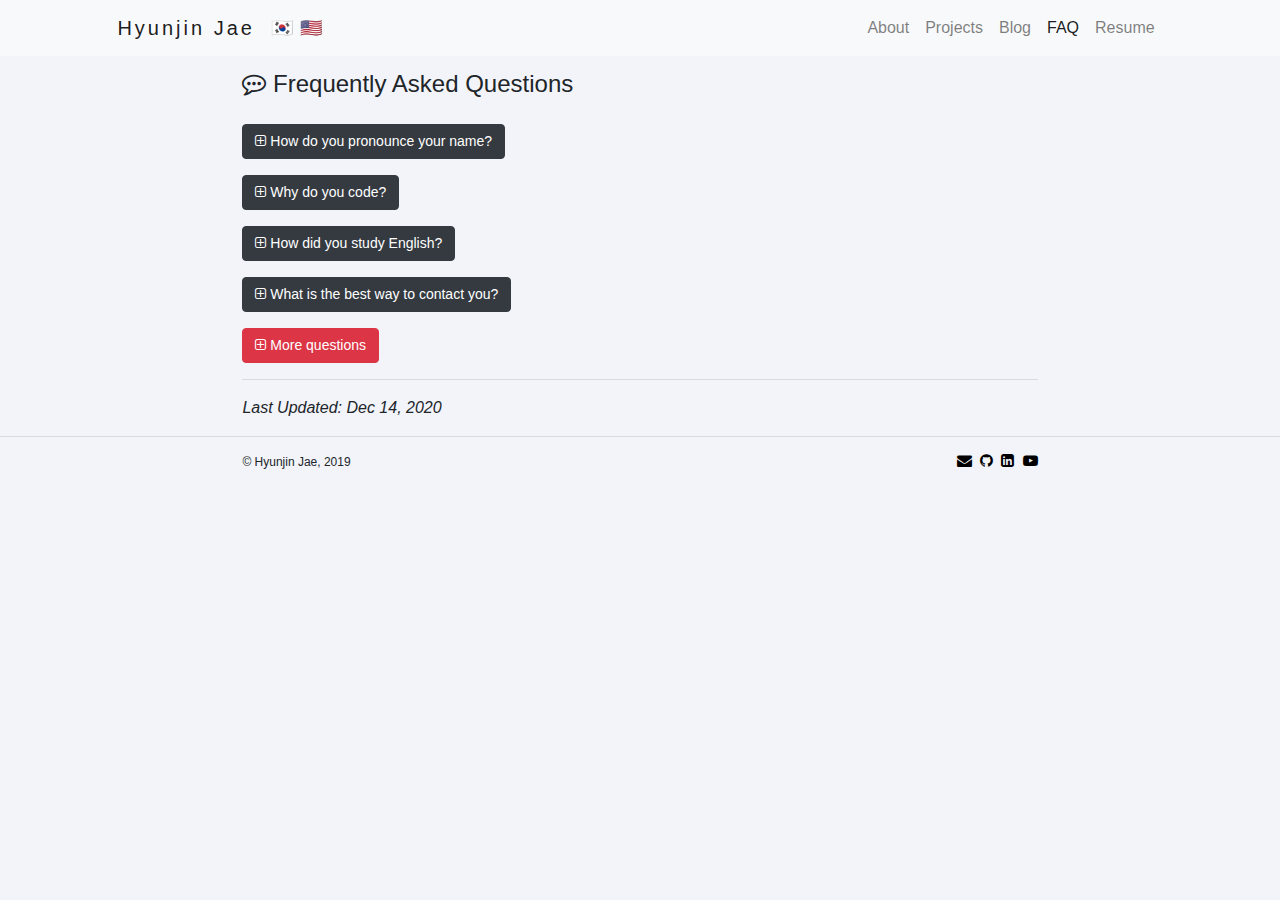
<file: faq.html>
<!DOCTYPE html>
<html lang="en">
  <head>
    <meta charset="utf-8" />
    <meta
      name="viewport"
      content="width=device-width, initial-scale=1, shrink-to-fit=no"
    />
    <title>Hyunjin Jae 제현진</title>
    <!-- jQuery -->
    <script
      src="https://code.jquery.com/jquery-3.2.1.slim.min.js"
      integrity="sha384-KJ3o2DKtIkvYIK3UENzmM7KCkRr/rE9/Qpg6aAZGJwFDMVNA/GpGFF93hXpG5KkN"
      crossorigin="anonymous"
    ></script>
    <!-- Bootstrap for navbar -->
    <script
      src="https://maxcdn.bootstrapcdn.com/bootstrap/4.0.0/js/bootstrap.min.js"
      integrity="sha384-JZR6Spejh4U02d8jOt6vLEHfe/JQGiRRSQQxSfFWpi1MquVdAyjUar5+76PVCmYl"
      crossorigin="anonymous"
    ></script>
    <!-- Bootstrap for styling-->
    <link
      rel="stylesheet"
      href="https://stackpath.bootstrapcdn.com/bootstrap/4.3.1/css/bootstrap.min.css"
      integrity="sha384-ggOyR0iXCbMQv3Xipma34MD+dH/1fQ784/j6cY/iJTQUOhcWr7x9JvoRxT2MZw1T"
      crossorigin="anonymous"
    />
    <!-- Footer sns icons -->
    <link
      rel="stylesheet"
      href="https://cdnjs.cloudflare.com/ajax/libs/font-awesome/4.7.0/css/font-awesome.min.css"
    />
    <!-- Css -->
    <link rel="stylesheet" type="text/css" href="css/style.css" />
    <!-- Js -->
    <script src="js/translate.js"></script>
  </head>

  <body>
    <nav class="navbar navbar-expand-lg navbar-light bg-light fixed-top">
      <div class="container">
        <a class="navbar-brand main_name" href="index.html">Hyunjin Jae</a>
        <div style="cursor: pointer">
          <span id="translateToKr" class="flag">🇰🇷 </span>
          <span id="translateToEng" class="flag">🇺🇸</span>
        </div>
        <button
          class="navbar-toggler"
          type="button"
          data-toggle="collapse"
          data-target="#navbarNavAltMarkup"
          aria-controls="navbarNavAltMarkup"
          aria-expanded="false"
          aria-label="Toggle navigation"
        >
          <span class="navbar-toggler-icon"></span>
        </button>
        <div class="collapse navbar-collapse" id="navbarNavAltMarkup">
          <div
            style="float: right; text-align: right"
            class="eng navbar-nav nav-right ml-auto"
          >
            <a class="nav-item nav-link" href="about.html">About</a>
            <a class="nav-item nav-link" href="projects.html">Projects</a>
            <a class="nav-item nav-link" href="blog.html">Blog</a>
            <a class="nav-item nav-link active" href="faq.html">FAQ</a>
            <a class="nav-item nav-link" href="/resume.pdf" target="_blank"
              >Resume</a
            >
          </div>
          <div
            style="float: right; text-align: right"
            class="kr kr_text_align hide navbar-nav nav-right ml-auto"
          >
            <a class="nav-item nav-link" href="about.html">나에 관하여</a>
            <a class="nav-item nav-link" href="projects.html">프로젝트</a>
            <a class="nav-item nav-link" href="blog.html">블로그</a>
            <a class="nav-item nav-link active" href="faq.html">질문모음</a>
            <a class="nav-item nav-link" href="/resume.pdf" target="_blank"
              >이력서</a
            >
          </div>
        </div>
      </div>
    </nav>

    <div class="questions-box">
      <div>
        <h4 style="margin-bottom: 25px" class="faq_title eng">
          <i class="fa fa-commenting-o" aria-hidden="true"></i>
          Frequently Asked Questions
        </h4>
        <h4 style="margin-bottom: 25px" class="faq_title kr kr_text_align hide">
          <i class="fa fa-commenting-o" aria-hidden="true"></i>
          자주 받는 질문
        </h4>
      </div>
    </div>

    <div class="questions-box">
      <!-- Pronounce name -->
      <p>
        <a
          class="btn btn-dark text-left faq-text"
          data-toggle="collapse"
          href="#collapseExample1"
          role="button"
          ria-expanded="false"
          aria-controls="collapseExample"
        >
          <i class="fa fa-plus-square-o" aria-hidden="true"></i>
          <span class="eng"> How do you pronounce your name?</span>
          <span class="kr_text_align hide kr">
            '현진'은 어떻게 발음 하나요?</span
          >
        </a>
      </p>
      <div class="collapse faq-text" id="collapseExample1">
        <p class="eng">
          You can pronounce my name as <em
            ><a href="https://youtu.be/ZUfRG3Q6K_E" target="_blank"
              >Hyeon-jin</a
            ></em
          >. Some of my friends call me 'Jin' or 'Jiny'. For your information,
          'Hyunjin Jae' means '<span class="bold"
            >Be a Bright Influence on the World</span
          >'. That is what I am going to do in the future.
        </p>
        <p class="kr kr_text_align hide">
          제 이름은 <em
            ><a href="https://youtu.be/ZUfRG3Q6K_E" target="_blank"
              >'Hyeon-jin'</a
            ></em
          > 이라고 발음합니다. 몇몇 친구들은 '진' 또는 '지니'라고 부르기도 해요.
          참고로, '제현진'의 뜻은
          <span class="bold">'세상에 밝은 영향력을 떨쳐라'</span> 입니다. 제가
          앞으로 나아갈 방향이기도 해요.
        </p>
      </div>

      <!-- Code -->
      <p>
        <a
          class="btn btn-dark text-left faq-text"
          data-toggle="collapse"
          href="#collapseExample2"
          role="button"
          aria-expanded="false"
          aria-controls="collapseExample"
        >
          <i class="fa fa-plus-square-o" aria-hidden="true"></i>
          <span class="eng"> Why do you code?</span>
          <span class="kr hide"> 코딩을 하는 이유가 있으신가요?</span>
        </a>
      </p>
      <div class="collapse faq-text" id="collapseExample2">
        <p class="eng">
          I believe that
          <a href="https://youtu.be/Dv7gLpW91DM" target="_blank"
            >coding can change the world.</a
          >
          There are many things that can be improved with coding. From small
          inconveniences to how an entire task is performed. Let’s suppose you
          have some inconveniences in your life and you want to make it better.
          Coding can fix it. All you need is a computer. You can make a program
          whenever or wherever you like, such as cafes, parks, even in your
          dorm. I believe through a completed program, one may receive great
          help in their daily lives and through this help they could live a
          happier life.
          <span class="bold"
            >Isn't it cool to contribute to someone's life?</span
          >
          I'm putting a lot of energy into coding so that someone can live a
          better life.
        </p>
        <p class="kr kr_text_align hide">
          코딩, 이것 하나면 세상을 변화시킬 수 있다고 믿어요. 살면서 내 마음대로
          안 되는 것들이 정말 많은데,
          <a href="https://youtu.be/SESuctdE9vM" target="_blank"
            >코딩으로는 안 되는 게 없어요.</a
          >
          만약 본인이 생활하면서 불편한 점이 있거나 꼭 필요한 프로그램이 있다고
          가정해봅시다. 필요한 건 딱 하나, 컴퓨터에요. 컴퓨터 하나만 있으면
          카페, 공원, 기숙사 등 어디서든 시작할 수 있어요. 그리고 그렇게 완성된
          프로그램이 어떤 누군가의 생활에 큰 도움을 주고, 그로 인해 그/그녀가
          행복한 하루를 살아간다고 생각해봤어요.
          <span class="bold">어떤 누군가의 인생에 기여한다는 것</span>, 정말
          멋지지 않나요? 저는 그 누군가의 삶이 더 나은 삶이 될 수 있도록 열심히
          코딩하는 중입니다.
        </p>
      </div>

      <!-- Plan -->
      <!-- <p>
            <a class="btn btn-dark text-left faq-text" data-toggle="collapse" href="#collapseExample3" role="button"
                aria-expanded="false" aria-controls="collapseExample">
                <i class="fa fa-plus-square-o" aria-hidden="true"></i>
                <span class="eng"> What are your plans after you graduate?</span>
                <span class="kr kr_text_align hide"> 졸업 후 계획이 어떻게 되나요?</span>
            </a>
        </p>
        <div class="collapse faq-text" id="collapseExample3">
            <p class="eng">
                I would like to get a job as a <span class="bold">Software Engineer</span>.
                I want to know how the material from school applies to real life.
                I hope my experiences will help people. I would like to work in a big city
                like New York where various races living or in Silicon Valley where there
                are many tech companies as well as Minnesota I’m currently living in.
                In the future, I am open to the idea of
                <span class="bold">starting my own business</span> if I can develop a great
                idea or meet potential business partners. Does anyone want to work with me?
                Please <a href="mailto:hyunjineeey@gmail.com">email</a> me. 😊
            </p>
            <p class="kr hide kr_text_align">
                저는 졸업하면 <span class="bold">소프트웨어 개발자</span>로 일하고 싶어요. 현재 학교에서 배우고
                있는 학문들이 실생활에서는 어떻게 적용되는지 알고 싶어요. 그리고 제가 배운 지식과 경험들이 다른 사람들에게
                도움이 됐으면 좋겠어요. 현재 살고있는 미네소타도 좋고, Tech 기업들이 많은 실리콘밸리 또는 다양한 인종들이
                살아가고 있는 뉴욕 같은 대도시에서도 일해보고 싶어요. 더 나아가 좋은 아이디어가 생기거나 마음이 맞는 사람이
                생긴다면 <span class="bold">창업</span>도 해보고 싶은 욕심이 있어요. 저와 같이 일하고 싶은 분 계신가요?
                <a href="mailto:hyunjineeey@gmail.com">이메일</a> 주세요.😊
            </p>
        </div> -->

      <!-- English -->
      <p>
        <a
          class="btn btn-dark text-left faq-text"
          data-toggle="collapse"
          href="#collapseExample4"
          role="button"
          aria-expanded="false"
          aria-controls="collapseExample"
        >
          <i class="fa fa-plus-square-o" aria-hidden="true"></i>
          <span class="eng"> How did you study English?</span>
          <span class="kr kr_text_align hide">
            영어 공부는 어떻게 하셨나요?</span
          >
        </a>
      </p>
      <div class="collapse faq-text" id="collapseExample4">
        <span class="eng">
          <p>
            I listen to <em>a lot of</em>
            <a
              href="https://apps.apple.com/app/apple-podcasts/id525463029"
              target="_blank"
              >Podcasts</a
            >. It is a great way to fill time while commuting, walking, working
            out, doing household tasks, etc. It also has lots of different
            topics such as IT, environment, daily life or history, etc. You
            could improve not only your listening skills also a knowledge in the
            field you are interested in. Here is a list of my favorite Podcasts.
            <br />

            <span style="font-size: 13px">
              <i class="fa fa-headphones" aria-hidden="true"></i>
              <span class="bold"> What is Currently Queued Up</span>:
              <a href="https://www.dontblameme.show/" target="_blank"
                >Don't Blame Me</a
              >,
              <a
                href="https://www.npr.org/programs/ted-radio-hour/"
                target="_blank"
                >TED Radio Hour</a
              >,
              <a href="https://www.codenewbie.org/" target="_blank">
                Code Newbie</a
              >
              <br />
              <i class="fa fa-volume-down" aria-hidden="true"></i>
              <span class="bold"> Past Favorites/Only for Studying English</span
              >:
              <a href="https://www.allearsenglish.com/episodes/" target="_blank"
                >All Ears English</a
              >,
              <a href="http://www.podbbang.com/ch/4301" target="_blank"
                >English Conversation with Story (in Korean)</a
              >
            </span>
          </p>
          <p>
            Besides, <span class="bold">I write a diary in English</span>. I
            have been writing a diary for a few years in Korean. Since I thought
            I needed to improve my writing skills, I started writing in English
            instead. I found that there are lots of ways to study English skills
            except for writing. You could even improve your listening and
            speaking skills when you have a conversation with native people.
            However, writing seems a little different. I didn’t write in English
            except for when I’m taking a composition class at school. So I
            decided to start and of course, I don’t do it every day but at least
            three times a week.
          </p>
          <p>
            <em>
              Note: I am still learning. Please help me to improve. If you feel
              my English pronunciation or grammar is awkward, please don't
              hesitate to correct me. Thank you.
            </em>
          </p>
        </span>
        <span class="kr kr_text_align hide">
          <p>
            저는 밥 먹을 때, 학교 갈 때, 운동할 때, 집안일 할 때 등등
            <a
              href="https://apps.apple.com/kr/app/apple-podcasts/id525463029"
              target="_blank"
              >팟캐스트</a
            >를 자주 들어요. 팟캐스트에는 정말 다양한 주제들(환경, IT, 일상생활,
            역사 등)이 많아요. 자주 듣다 보면 리스닝 실력도 좋아질 뿐만 아니라
            그 분야에 대한 지식도 함께 얻을 수 있는 장점이 있어요. 그리고 계속
            듣다 보면 이야기들이 재밌어서 자주 찾게 되더라고요. 제가 좋아하는
            팟캐스트 목록은 다음과 같아요.
            <br />

            <span style="font-size: 13px">
              <i class="fa fa-headphones" aria-hidden="true"></i>
              <span class="bold"> 현재 듣고 있는 목록</span>:
              <a href="https://www.dontblameme.show/" target="_blank"
                >Don't Blame Me</a
              >,
              <a
                href="https://www.npr.org/programs/ted-radio-hour/"
                target="_blank"
                >TED Radio Hour</a
              >,
              <a href="https://www.codenewbie.org/" target="_blank">
                Code Newbie</a
              >
              <br />
              <i class="fa fa-volume-down" aria-hidden="true"></i>
              <span class="bold"> 예전에 들었던 목록/영어 공부용</span>:
              <a href="https://www.allearsenglish.com/episodes/" target="_blank"
                >All Ears English</a
              >,
              <a href="http://www.podbbang.com/ch/4301" target="_blank"
                >일빵빵 스토리가 있는 영어 회화 (한국어로 강의)</a
              >
            </span>
          </p>
          <p>
            그리고 저는 <span class="bold">영어 일기를 쓰고 있어요.</span> 몇 년
            전부터 꾸준히 일기를 써왔는데 영어로 쓰기 시작하게 된 계기는 영어
            작문 실력 때문이에요. 듣기, 말하기, 읽기는 공부할 수 있는 매체가
            많고, 사람들과 대화하다 보면 자연스레 늘게 되지만 글쓰기는 조금 다른
            것 같아요. 학교에서 작문 수업을 들을 때 빼고는 영어로 글 쓰는 일이
            딱히 없었어요. 그래서 저는 "<span class="bold"
              >그래! 어차피 매일 쓰는 일기, 영어로 써보자!</span
            >"라고 다짐했어요. 매일은 아니고 일주일에 최소 3회 이상은 영어로
            쓰려고 노력해요.
          </p>
          <p>
            <em>
              참고: 저는 아직 배우는 중입니다. 제가 더 성장할 수 있도록
              도와주세요. 혹시 제 영어 발음 또는 문법이 어색하다고 느껴지신다면,
              주저하지 말고 올바르게 고쳐주세요. 고맙습니다.
            </em>
          </p>
        </span>
      </div>

      <!-- Hard time -->
      <p>
        <a
          class="btn btn-dark text-left faq-text"
          data-toggle="collapse"
          href="#collapseExample5"
          role="button"
          aria-expanded="false"
          aria-controls="collapseExample"
        >
          <i class="fa fa-plus-square-o" aria-hidden="true"></i>
          <span class="eng"> What is the best way to contact you?</span>
          <span class="kr kr_text_align hide">
            연락할 수 있는 가장 좋은 방법은 무엇인가요?</span
          >
        </a>
      </p>
      <div class="collapse faq-text" id="collapseExample5">
        <span class="eng">
          <p>
            Please feel free to reach out to me at
            <a href="mailto:hyunjineeey@gmail.com" target="_blank"
              >hyunjineeey@gmail.com</a
            >
            if you have any concerns or questions.
          </p>
        </span>
        <span class="kr hide">
          <p>
            저에게 궁금한 점이 있으신 분은 언제든지
            <a href="mailto:hyunjineeey@gmail.com" target="_blank"
              >hyunjineeey@gmail.com</a
            >
            으로 연락주세요.
          </p>
        </span>
      </div>

      <!-- Fun Questions -->
      <p>
        <a
          class="btn btn-danger text-left faq-text"
          data-toggle="collapse"
          href="#collapseExample6"
          role="button"
          aria-expanded="false"
          aria-controls="collapseExample"
        >
          <i class="fa fa-plus-square-o" aria-hidden="true"></i>
          <span class="eng">More questions</span>
          <span class="kr_text_align hide kr">더 많은 질문 보기</span>
        </a>
      </p>
      <div
        class="collapse"
        id="collapseExample6"
        style="margin-bottom: 20px; font-size: 13px"
      >
        <p class="eng">
          <em>Please don't take it too seriously. It's just for fun. 😉</em>
        </p>
        <p class="kr kr_text_align hide">
          <em>진지하게 보지 마시고, 재미로 봐주세요. 😉</em>
        </p>
        <table class="table table-striped table-sm">
          <thead class="eng">
            <tr>
              <th scope="col">Question</th>
              <th scope="col">Answer</th>
            </tr>
          </thead>
          <thead class="kr kr_text_align hide">
            <tr>
              <th scope="col">질문</th>
              <th scope="col">답변</th>
            </tr>
          </thead>
          <tbody class="eng">
            <tr>
              <td>Date of Birth?</td>
              <td>April 3, 1996</td>
            </tr>
            <tr>
              <td>Height and weight?</td>
              <td>5'3”, 115 lb</td>
            </tr>
            <tr>
              <td>
                If you could go back to the past in high school, what would you
                do?
              </td>
              <td>Read as many books as I can</td>
            </tr>

            <tr>
              <td>Most impressive moment recently?</td>
              <td>When a friend of mine said I'm in good company</td>
            </tr>
            <tr>
              <td>Dream job when you were young?</td>
              <td>Yogurt sales woman (thought I could eat it every day)</td>
            </tr>
            <tr>
              <td>What was your nickname in school?</td>
              <td>Jeje, Jeti, Jessi, Jesus, Jaecheonjeol</td>
            </tr>

            <tr>
              <td>Who is a parent for you?</td>
              <td>People for whom I buy gifts without looking at the price</td>
            </tr>
            <tr>
              <td>Who is a sister for you?</td>
              <td>
                A person to who I can give for free a MacBook that I’m not using
              </td>
            </tr>
            <tr>
              <td>You think you're kind?</td>
              <td>Sure, no one is kinder than me</td>
            </tr>

            <tr>
              <td>Have you been sick recently?</td>
              <td>When I got a cold a few days ago</td>
            </tr>

            <tr>
              <td>What did you eat recently?</td>
              <td>Rice and seaweed</td>
            </tr>
            <tr>
              <td>Have you cried recently?</td>
              <td>I cry all the time bc my eyes hurt</td>
            </tr>
            <tr>
              <td>What did you do yesterday?</td>
              <td>Study</td>
            </tr>
            <tr>
              <td>Religion?</td>
              <td>Irreligion</td>
            </tr>

            <tr>
              <td>One thing you never wanna give up in your life?</td>
              <td>Myself</td>
            </tr>
            <tr>
              <td>What do you wanna do when you go back to Korea?</td>
              <td>Travel with parents and take lots of videos with them</td>
            </tr>
            <tr>
              <td>The most memorable travel spot?</td>
              <td>Las Vegas</td>
            </tr>
            <tr>
              <td>Favorite netflix series?</td>
              <td>Mr.Sunshine</td>
            </tr>

            <tr>
              <td>How was your 21st?</td>
              <td>Alcoholic</td>
            </tr>
            <tr>
              <td>Wanna say something to yourself at 21?</td>
              <td>Stop pretending to be 21</td>
            </tr>
            <tr>
              <td>Favorite word or sentence?</td>
              <td>Hyunjin Jae</td>
            </tr>
            <tr>
              <td>Favorite food?</td>
              <td>Tonkatsu</td>
            </tr>
            <tr>
              <td>Favorite fruit?</td>
              <td>Peach</td>
            </tr>
            <tr>
              <td>What's love for you?</td>
              <td>A person I miss</td>
            </tr>
            <tr>
              <td>When was your hardest moment for you?</td>
              <td>When I miss people but I'm not able to meet them</td>
            </tr>
            <tr>
              <td>What type of people you don't like?</td>
              <td>A nuisance</td>
            </tr>
            <tr>
              <td>What's ur drunkest memory?</td>
              <td>In summer 2018 with jumunjin friends♡</td>
            </tr>

            <tr>
              <td>Can you recommend a book?</td>
              <td>Analects of Confucius by Confucius</td>
            </tr>
            <tr>
              <td>Are you worried about something?</td>
              <td>My eyes hurt so much and I'm worried about getting worse</td>
            </tr>
            <tr>
              <td>Do you have a wish?</td>
              <td>Covid19, please go away</td>
            </tr>
            <tr>
              <td>Who did you call recently?</td>
              <td>My dad</td>
            </tr>
            <tr>
              <td>Favorite shopping spot?</td>
              <td>Apple store</td>
            </tr>
            <tr>
              <td>Which friend can make you laugh easily?</td>
              <td>Rachel Bang</td>
            </tr>
            <tr>
              <td>Bad habit?</td>
              <td>Eating a big meal once a day</td>
            </tr>

            <tr>
              <td>What brand do you use for a lotion?</td>
              <td>Kiehl's</td>
            </tr>
            <tr>
              <td>Wake-up time?</td>
              <td>7am</td>
            </tr>
            <tr>
              <td>Bedtime?</td>
              <td>11pm</td>
            </tr>
            <tr>
              <td>Treasure?</td>
              <td>External hard drive</td>
            </tr>
            <tr>
              <td>The most important thing in your life?</td>
              <td>People</td>
            </tr>
            <tr>
              <td>The most scariest thing in your life?</td>
              <td>People</td>
            </tr>
            <tr>
              <td>How do you want people to talk about you?</td>
              <td>"She’s f**king cool"</td>
            </tr>

            <tr>
              <td>Food you wanna eat right now?</td>
              <td>Cheese Tonkatsu</td>
            </tr>
            <tr>
              <td>What part of your body are you most confident?</td>
              <td>Face ^-^</td>
            </tr>
            <tr>
              <td>
                What part of your personality are you most confident about?
              </td>
              <td>Confidence</td>
            </tr>
            <tr>
              <td>How do you spend your free time?</td>
              <td>FaceTime</td>
            </tr>
            <tr>
              <td>Are you happy now?</td>
              <td>"If you think you are, then you are" - my dad</td>
            </tr>
            <tr>
              <td>What do you wanna say to yourself?</td>
              <td>Hey you're f**king cool</td>
            </tr>
          </tbody>
          <tbody class="kr hide">
            <tr>
              <td>생년월일?</td>
              <td>1996년 4월 3일</td>
            </tr>
            <tr>
              <td>키와 몸무게?</td>
              <td>160cm, 52kg</td>
            </tr>
            <tr>
              <td>학창 시절로 다시 돌아간다면?</td>
              <td>책 읽어 제현진</td>
            </tr>

            <tr>
              <td>최근에 가장 감동 받았던 순간?</td>
              <td>"좋은 사람이 원래 인복이 많아"라는 말을 들었을 때</td>
            </tr>
            <tr>
              <td>어렸을 때 꿈?</td>
              <td>요구르트 아줌마 (요구르트 맨날 먹을 수 있어서)</td>
            </tr>
            <tr>
              <td>별명 있어?</td>
              <td>제제, 제티, 제시, 제우스, 제헌절</td>
            </tr>
            <tr>
              <td>당신에게 부모님이란?</td>
              <td>선물 살때 가격 안 보고 사는 사람</td>
            </tr>
            <tr>
              <td>당신에게 언니란?</td>
              <td>안 쓰는 맥북 그냥 줄 수 있는 사람</td>
            </tr>
            <tr>
              <td>본인이 착하다고 생각해?</td>
              <td>나보다 착한 사람 있으면 나와바</td>
            </tr>

            <tr>
              <td>최근에 아팠던 적?</td>
              <td>며칠 전에 몸살 걸렸을 때</td>
            </tr>

            <tr>
              <td>최근에 먹은 음식?</td>
              <td>밥에 김</td>
            </tr>
            <tr>
              <td>최근에 울었던 적?</td>
              <td>눈 아파서 맨날 울어요</td>
            </tr>
            <tr>
              <td>어제 뭐했어?</td>
              <td>공부 했어</td>
            </tr>
            <tr>
              <td>종교?</td>
              <td>무교</td>
            </tr>

            <tr>
              <td>살면서 가장 포기하고 싶지 않은 한 가지?</td>
              <td>나</td>
            </tr>
            <tr>
              <td>한국 가면 가장 하고 싶은 거?</td>
              <td>아빠, 엄마랑 놀러 다니면서 동영상 많이 찍기</td>
            </tr>
            <tr>
              <td>가장 기억에 남는 여행지?</td>
              <td>라스베가스</td>
            </tr>
            <tr>
              <td>가장 좋아하는 넷플릭스?</td>
              <td>미스터 션샤인</td>
            </tr>

            <tr>
              <td>당신의 스무 살은?</td>
              <td>술무살?</td>
            </tr>
            <tr>
              <td>스무 살의 나에게 한 마디 한다면?</td>
              <td>스무 살도 아닌 게 스무 살인척하네 ㅋㅋ</td>
            </tr>
            <tr>
              <td>좋아하는 단어 또는 문장?</td>
              <td>제현진</td>
            </tr>
            <tr>
              <td>좋아하는 음식?</td>
              <td>돈가스</td>
            </tr>
            <tr>
              <td>좋아하는 과일?</td>
              <td>복숭아</td>
            </tr>
            <tr>
              <td>당신에게 사랑이란?</td>
              <td>보고 싶은 사람</td>
            </tr>
            <tr>
              <td>가장 힘들 때?</td>
              <td>보고싶은데 볼 수가 없을 때</td>
            </tr>
            <tr>
              <td>가장 싫어하는 사람?</td>
              <td>남한테 피해주는 사람</td>
            </tr>
            <tr>
              <td>가장 심하게 술에 취했던 날은?</td>
              <td>2018년 여름 w/ 주문진 친구들♡</td>
            </tr>

            <tr>
              <td>책 한 권을 추천한다면?</td>
              <td>공자 논어</td>
            </tr>
            <tr>
              <td>요즘 걱정 있어?</td>
              <td>눈이 너무 아파. 더 나빠질까 봐 걱정이야</td>
            </tr>
            <tr>
              <td>소원 있어?</td>
              <td>코로나 없어져라 제발</td>
            </tr>
            <tr>
              <td>가장 최근에 통화한 사람?</td>
              <td>아빠</td>
            </tr>
            <tr>
              <td>가장 좋아하는 쇼핑 장소?</td>
              <td>애플 스토어</td>
            </tr>
            <tr>
              <td>얼굴만 봐도 웃긴 친구?</td>
              <td>방윤제</td>
            </tr>
            <tr>
              <td>고쳐야 할 나쁜 습관?</td>
              <td>한 번에 몰아서 많이 먹는 거</td>
            </tr>

            <tr>
              <td>현재 사용하는 로션?</td>
              <td>키엘</td>
            </tr>
            <tr>
              <td>기상 시간?</td>
              <td>오전 7시</td>
            </tr>
            <tr>
              <td>취침 시간?</td>
              <td>오후 11시</td>
            </tr>
            <tr>
              <td>보물?</td>
              <td>외장하드</td>
            </tr>
            <tr>
              <td>인생에서 가장 중요한 것은?</td>
              <td>사람</td>
            </tr>
            <tr>
              <td>인생에서 가장 두려운 것은?</td>
              <td>사람</td>
            </tr>
            <tr>
              <td>사람들이 너를 어떻게 말했으면 좋겠어?</td>
              <td>"야 걔 존* 멋있어"</td>
            </tr>

            <tr>
              <td>지금 가장 먹고싶은 음식?</td>
              <td>치즈 돈가스</td>
            </tr>
            <tr>
              <td>몸 중에 가장 자신있는 부위?</td>
              <td>얼굴</td>
            </tr>
            <tr>
              <td>성격 중 가장 자신 있는 부분?</td>
              <td>자신감</td>
            </tr>
            <tr>
              <td>보통 쉴 때 뭐해?</td>
              <td>페이스타임</td>
            </tr>
            <tr>
              <td>지금 행복해?</td>
              <td>행복하다고 생각하면 행복한 거랬어 울 아빠가</td>
            </tr>
            <tr>
              <td>마지막으로 자신에게 해주고 싶은 말?</td>
              <td>제현진 너 존* 멋있어</td>
            </tr>
          </tbody>
        </table>
      </div>

      <hr />

      <p class="eng"><em>Last Updated: Dec 14, 2020</em></p>
      <p class="kr kr_text_align hide">
        <em>마지막 수정일: 2020년 12월 14일</em>
      </p>
    </div>

    <hr />

    <footer>
      <p>© Hyunjin Jae, 2019</p>
      <div class="footer-sns">
        <a href="mailto:hyunjineeey@gmail.com" target="_blank"
          ><i class="fa fa-envelope foot-sns" aria-hidden="true"></i
        ></a>
        <a href="https://github.com/hyunjineeey" target="_blank"
          ><i class="fa fa-github foot-sns" aria-hidden="true"></i
        ></a>
        <a href="https://www.linkedin.com/in/hyunjineeey/" target="_blank"
          ><i class="fa fa-linkedin-square foot-sns" aria-hidden="true"></i
        ></a>
        <a
          href="https://www.youtube.com/channel/UCkXvgmur7Infi6w-KoIhPWw?view_as=subscriber"
          target="_blank"
          ><i class="fa fa-youtube-play foot-sns" aria-hidden="true"></i
        ></a>
      </div>
    </footer>
  </body>
</html>
</file>
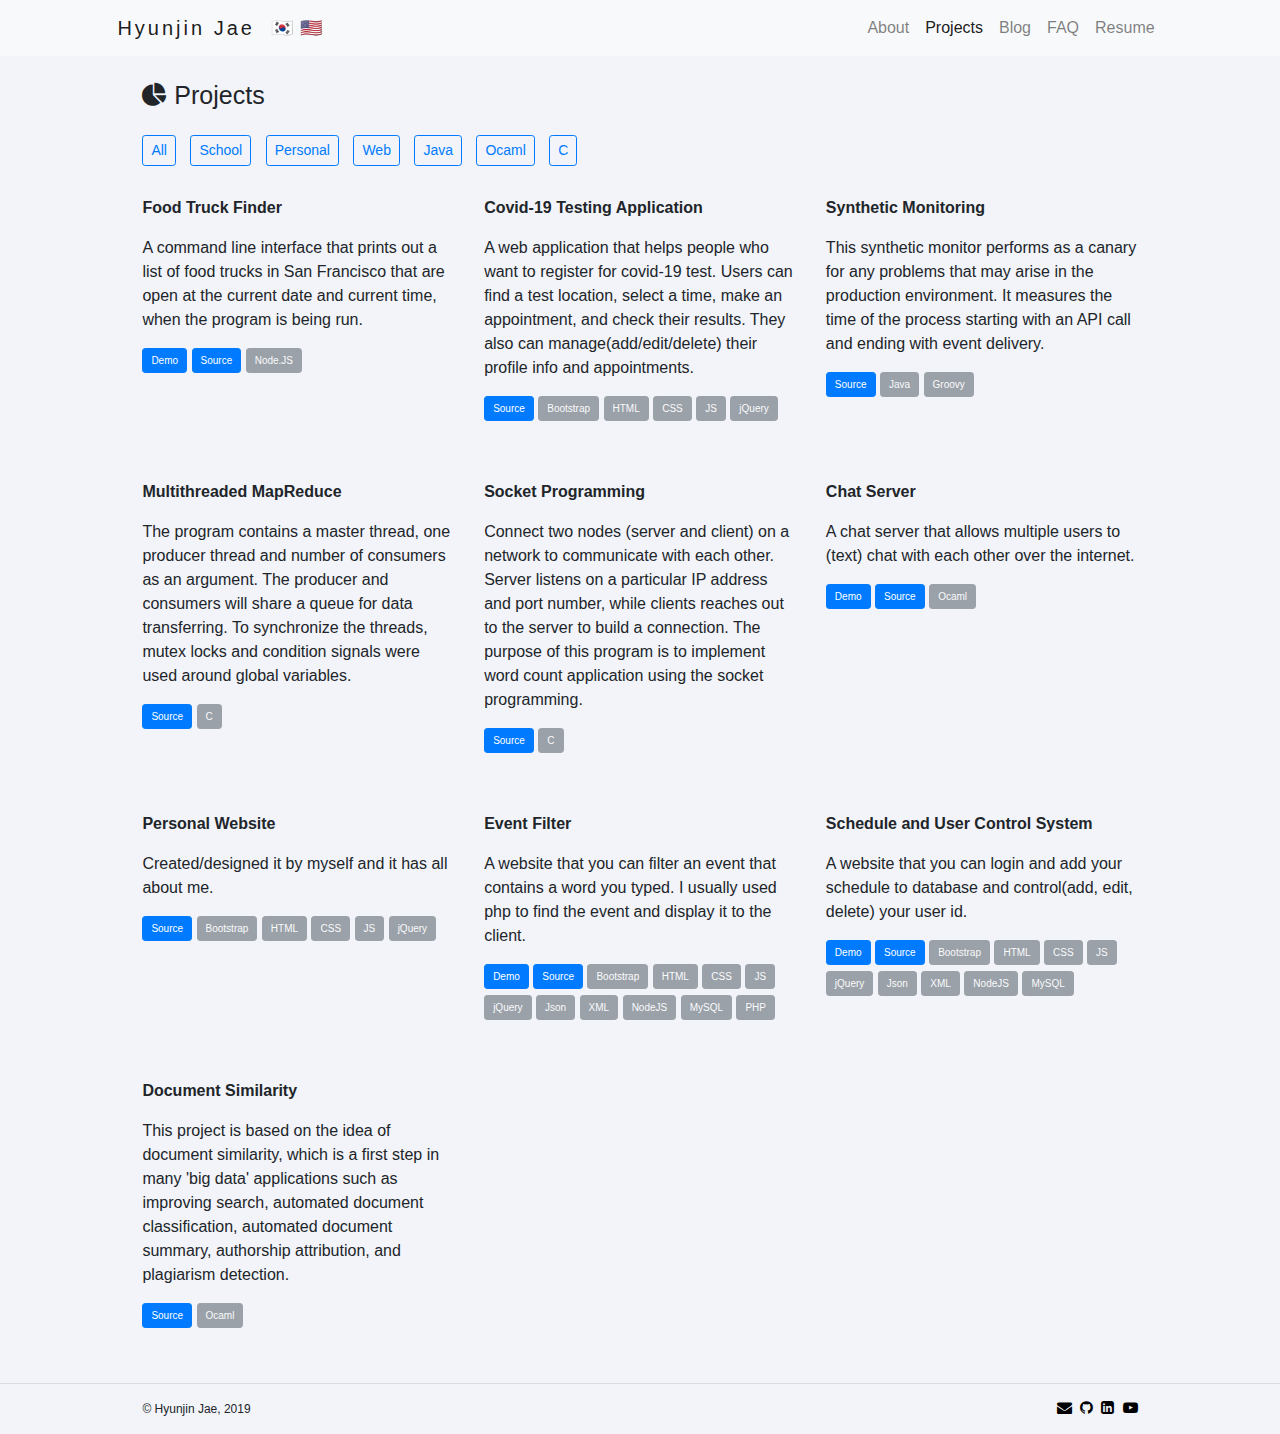
<file: projects.html>
<!DOCTYPE html>
<html lang="en">
  <head>
    <meta charset="utf-8" />
    <meta
      name="viewport"
      content="width=device-width, initial-scale=1, shrink-to-fit=no"
    />
    <title>Hyunjin Jae 제현진</title>
    <!-- jQuery -->
    <script
      src="https://code.jquery.com/jquery-3.2.1.slim.min.js"
      integrity="sha384-KJ3o2DKtIkvYIK3UENzmM7KCkRr/rE9/Qpg6aAZGJwFDMVNA/GpGFF93hXpG5KkN"
      crossorigin="anonymous"
    ></script>
    <!-- Bootstrap for navbar -->
    <script
      src="https://maxcdn.bootstrapcdn.com/bootstrap/4.0.0/js/bootstrap.min.js"
      integrity="sha384-JZR6Spejh4U02d8jOt6vLEHfe/JQGiRRSQQxSfFWpi1MquVdAyjUar5+76PVCmYl"
      crossorigin="anonymous"
    ></script>
    <!-- Bootstrap for styling-->
    <link
      rel="stylesheet"
      href="https://stackpath.bootstrapcdn.com/bootstrap/4.3.1/css/bootstrap.min.css"
      integrity="sha384-ggOyR0iXCbMQv3Xipma34MD+dH/1fQ784/j6cY/iJTQUOhcWr7x9JvoRxT2MZw1T"
      crossorigin="anonymous"
    />
    <!-- Footer sns icons -->
    <link
      rel="stylesheet"
      href="https://cdnjs.cloudflare.com/ajax/libs/font-awesome/4.7.0/css/font-awesome.min.css"
    />
    <!-- Css -->
    <link rel="stylesheet" type="text/css" href="css/style.css" />
    <!-- Js -->
    <script src="js/translate.js"></script>
    <script src="js/projects.js"></script>
  </head>
  <body>
    <nav
      class="
        navbar navbar-expand-lg navbar-light
        bg-light
        nav-fixed-top
        fixed-top
      "
    >
      <div class="container">
        <a
          style="text-decoration: none"
          class="navbar-brand main_name"
          href="index.html"
          >Hyunjin Jae</a
        >
        <div style="cursor: pointer">
          <span id="translateToKr" class="flag">🇰🇷 </span>
          <span id="translateToEng" class="flag">🇺🇸</span>
        </div>
        <button
          class="navbar-toggler"
          type="button"
          data-toggle="collapse"
          data-target="#navbarNavAltMarkup"
          aria-controls="navbarNavAltMarkup"
          aria-expanded="false"
          aria-label="Toggle navigation"
        >
          <span class="navbar-toggler-icon"></span>
        </button>
        <div class="collapse navbar-collapse" id="navbarNavAltMarkup">
          <div
            style="float: right; text-align: right"
            class="eng navbar-nav nav-right ml-auto"
          >
            <a
              style="text-decoration: none"
              class="nav-item nav-link"
              href="about.html"
              >About</a
            >
            <a
              style="text-decoration: none"
              class="nav-item nav-link active"
              href="projects.html"
              >Projects</a
            >
            <a class="nav-item nav-link" href="blog.html">Blog</a>
            <a
              style="text-decoration: none"
              class="nav-item nav-link"
              href="faq.html"
              >FAQ</a
            >
            <a
              style="text-decoration: none"
              class="nav-item nav-link"
              href="/resume.pdf"
              target="_blank"
              >Resume</a
            >
          </div>
          <div
            style="float: right; text-align: right"
            class="kr hide kr_text_align navbar-nav nav-right ml-auto"
          >
            <a
              style="text-decoration: none"
              class="nav-item nav-link"
              href="about.html"
              >나에 관하여</a
            >
            <a
              style="text-decoration: none"
              class="nav-item nav-link active"
              href="projects.html"
              >프로젝트</a
            >
            <a class="nav-item nav-link" href="blog.html">블로그</a>
            <a
              style="text-decoration: none"
              class="nav-item nav-link"
              href="faq.html"
              >질문모음</a
            >
            <a
              style="text-decoration: none"
              class="nav-item nav-link"
              href="/resume.pdf"
              target="_blank"
              >이력서</a
            >
          </div>
        </div>
      </div>
    </nav>

    <div class="projects-box">
      <h3 class="project_title" style="margin-top: 10px; margin-bottom: 25px">
        <i class="fa fa-pie-chart" aria-hidden="true"></i>
        <span class="eng">Projects</span>
        <span class="kr hide kr_text_align">프로젝트</span>
      </h3>

      <div class="eng">
        <button
          type="button"
          class="all_click project_btn btn btn-outline-primary btn-sm"
        >
          All
        </button>
        <button
          type="button"
          class="school_click project_btn btn btn-outline-primary btn-sm"
        >
          School
        </button>
        <button
          type="button"
          class="personal_click project_btn btn btn-outline-primary btn-sm"
        >
          Personal
        </button>
        <button
          type="button"
          class="web_click project_btn btn btn-outline-primary btn-sm"
        >
          Web
        </button>
        <button
          type="button"
          class="java_click project_btn btn btn-outline-primary btn-sm"
        >
          Java
        </button>
        <button
          type="button"
          class="ocaml_click project_btn btn btn-outline-primary btn-sm"
        >
          Ocaml
        </button>
        <button
          type="button"
          class="c_click project_btn btn btn-outline-primary btn-sm"
        >
          C
        </button>
      </div>

      <div class="kr hide kr_text_align">
        <button
          type="button"
          class="all_click project_btn btn btn-outline-primary btn-sm"
        >
          전체
        </button>
        <button
          type="button"
          class="school_click project_btn btn btn-outline-primary btn-sm"
        >
          학교
        </button>
        <button
          type="button"
          class="personal_click project_btn btn btn-outline-primary btn-sm"
        >
          개인
        </button>
        <button
          type="button"
          class="web_click project_btn btn btn-outline-primary btn-sm"
        >
          웹
        </button>
        <button
          type="button"
          class="java_click project_btn btn btn-outline-primary btn-sm"
        >
          자바
        </button>
        <button
          type="button"
          class="ocaml_click project_btn btn btn-outline-primary btn-sm"
        >
          오케몰
        </button>
        <button
          type="button"
          class="c_click project_btn btn btn-outline-primary btn-sm"
        >
          C
        </button>
      </div>

      <div class="row">
        <div class="all personal col-lg-4 col-sm-6 each-project">
          <p class="category-projects eng">Food Truck Finder</p>
          <p class="eng">
            A command line interface that prints out a list of food trucks in
            San Francisco that are open at the current date and current time,
            when the program is being run.
          </p>
          <p class="category-projects kr hide kr_text_align">푸드 트럭 찾기</p>
          <p class="kr hide kr_text_align">
            프로그램이 실행되는 동안의 현재 날짜와 시간에 맞춰 샌프란시스코 내에
            현재 영업 중인 푸드 트럭 목록을 제공하는 커맨드 라인
            인터페이스입니다.
          </p>
          <a
            style="text-decoration: none"
            href="https://youtu.be/D4Y3YF65XhU"
            target="_blank"
          >
            <button type="button" class="btn btn-primary btn-sm pro-small-btn">
              Demo
            </button>
          </a>
          <a
            style="text-decoration: none"
            href="https://github.com/hyunjineeey/Food-Truck-Finder"
            target="_blank"
          >
            <button type="button" class="btn btn-primary btn-sm pro-small-btn">
              Source
            </button>
          </a>
          <button
            type="button"
            class="btn btn-secondary btn-sm pro-small-btn disabled"
          >
            Node.JS
          </button>
        </div>

        <div class="all web school col-lg-4 col-sm-6 each-project">
          <p class="category-projects eng">Covid-19 Testing Application</p>
          <p class="eng">
            A web application that helps people who want to register for
            covid-19 test. Users can find a test location, select a time, make
            an appointment, and check their results. They also can
            manage(add/edit/delete) their profile info and appointments.
          </p>
          <p class="category-projects kr hide kr_text_align">코로나-19 검사</p>
          <p class="kr hide kr_text_align">
            코로나-19 검사를 희망하는 사람들을 위한 웹 애플리케이션입니다.
            사용자는 검사 장소와 시간을 확인한 후, 원하는 날짜에 예약이
            가능합니다. 또한 사용자의 프로필 정보와 예약을 관리 (추가/수정/삭제)
            할 수 있습니다.
          </p>
          <a
            style="text-decoration: none"
            href="https://github.com/hyunjineeey/Covid-19-Testing"
            target="_blank"
          >
            <button type="button" class="btn btn-primary btn-sm pro-small-btn">
              Source
            </button>
          </a>
          <button
            type="button"
            class="btn btn-secondary btn-sm pro-small-btn disabled"
          >
            Bootstrap
          </button>
          <button
            type="button"
            class="btn btn-secondary btn-sm pro-small-btn disabled"
          >
            HTML
          </button>
          <button
            type="button"
            class="btn btn-secondary btn-sm pro-small-btn disabled"
          >
            CSS
          </button>
          <button
            type="button"
            class="btn btn-secondary btn-sm pro-small-btn disabled"
          >
            JS
          </button>
          <button
            type="button"
            class="btn btn-secondary btn-sm pro-small-btn disabled"
          >
            jQuery
          </button>
        </div>

        <div class="all java personal col-lg-4 col-sm-6 each-project">
          <p class="category-projects eng">Synthetic Monitoring</p>
          <p class="eng">
            This synthetic monitor performs as a canary for any problems that
            may arise in the production environment. It measures the time of the
            process starting with an API call and ending with event delivery.
          </p>
          <p class="category-projects kr hide kr_text_align">
            종합 모니터링 시스템
          </p>
          <p class="kr hide kr_text_align">
            이 종합 모니터는 프로덕션 환경에서 발생할 수 있는 모든 문제에 대해
            카나리아 역할을 합니다. API 호출로 시작하여 이벤트 전달로 끝나는
            프로세스 시간을 측정해 기록합니다.
          </p>
          <a
            style="text-decoration: none"
            href="https://github.com/hyunjineeey/Synthetic-monitoring"
            target="_blank"
          >
            <button type="button" class="btn btn-primary btn-sm pro-small-btn">
              Source
            </button>
          </a>
          <button
            type="button"
            class="btn btn-secondary btn-sm pro-small-btn disabled"
          >
            Java
          </button>
          <button
            type="button"
            class="btn btn-secondary btn-sm pro-small-btn disabled"
          >
            Groovy
          </button>
        </div>

        <div class="all c school col-lg-4 col-sm-6 each-project">
          <p class="category-projects eng">Multithreaded MapReduce</p>
          <p class="eng">
            The program contains a master thread, one producer thread and number
            of consumers as an argument. The producer and consumers will share a
            queue for data transferring. To synchronize the threads, mutex locks
            and condition signals were used around global variables.
          </p>
          <p class="category-projects kr hide kr_text_align">
            멀티 스레드 맵 리듀스
          </p>
          <p class="kr hide kr_text_align">
            이 프로그램에는 마스터 스레드와 하나의 생산자 스레드 및 여러
            소비자가 포함되어 있습니다. 생산자와 소비자는 데이터 전송을 위한
            큐를 공유합니다. 여러 스레드를 동시에 실행시키기 위해 글로벌 변수
            주위에 뮤텍스 락 및 시그널이 사용되었습니다.
          </p>
          <a
            style="text-decoration: none"
            href="https://github.com/hyunjineeey/multithreaded-mapReduce"
            target="_blank"
          >
            <button type="button" class="btn btn-primary btn-sm pro-small-btn">
              Source
            </button>
          </a>
          <button
            type="button"
            class="btn btn-secondary btn-sm pro-small-btn disabled"
          >
            C
          </button>
        </div>

        <div class="all c school col-lg-4 col-sm-6 each-project">
          <p class="category-projects eng">Socket Programming</p>
          <p class="eng">
            Connect two nodes (server and client) on a network to communicate
            with each other. Server listens on a particular IP address and port
            number, while clients reaches out to the server to build a
            connection. The purpose of this program is to implement word count
            application using the socket programming.
          </p>
          <p class="category-projects kr hide kr_text_align">소켓 프로그래밍</p>
          <p class="kr hide kr_text_align">
            두 개의 노드(서버, 클라이언트)를 네트워크에서 연결하여 서로
            통신하도록 합니다. 서버는 특정 IP 주소와 포트 넘버를 수신하며,
            클라이언트는 서버에게 연결을 시도합니다. 이 프로그램의 목적은 소켓
            프로그래밍을 이용하여 워드 카운트 애플리케이션을 구현하는 것입니다.
          </p>
          <a
            style="text-decoration: none"
            href="https://github.com/hyunjineeey/socket-programming"
            target="_blank"
          >
            <button type="button" class="btn btn-primary btn-sm pro-small-btn">
              Source
            </button>
          </a>
          <button
            type="button"
            class="btn btn-secondary btn-sm pro-small-btn disabled"
          >
            C
          </button>
        </div>

        <div class="all ocaml school col-lg-4 col-sm-6 each-project">
          <p class="category-projects eng">Chat Server</p>
          <p class="eng">
            A chat server that allows multiple users to (text) chat with each
            other over the internet.
          </p>
          <p class="category-projects kr hide kr_text_align">채팅 프로그램</p>
          <p class="kr hide kr_text_align">
            여러 사용자가 인터넷을 통해 서로 (텍스트) 채팅 할 수 있는
            서버입니다.
          </p>
          <a
            style="text-decoration: none"
            href="https://www.youtube.com/watch?v=8Csnp6ynyqc&feature=youtu.be"
            target="_blank"
          >
            <button type="button" class="btn btn-primary btn-sm pro-small-btn">
              Demo
            </button>
          </a>
          <a
            style="text-decoration: none"
            href="https://github.com/hyunjineeey/Chat-Server"
            target="_blank"
          >
            <button type="button" class="btn btn-primary btn-sm pro-small-btn">
              Source
            </button>
          </a>
          <button
            type="button"
            class="btn btn-secondary btn-sm pro-small-btn disabled"
          >
            Ocaml
          </button>
        </div>

        <div class="all web personal col-lg-4 col-sm-6 each-project">
          <p class="category-projects eng">Personal Website</p>
          <p class="eng">
            Created/designed it by myself and it has all about me.
          </p>
          <p class="category-projects kr hide kr_text_align">개인 홈페이지</p>
          <p class="kr hide kr_text_align">
            제가 직접 개발/디자인 했으며 저에 관한 정보를 볼 수 있는 사이트
            입니다.
          </p>
          <a
            style="text-decoration: none"
            href="https://github.com/hyunjineeey/Personal-Website"
            target="_blank"
          >
            <button type="button" class="btn btn-primary btn-sm pro-small-btn">
              Source
            </button>
          </a>
          <button
            type="button"
            class="btn btn-secondary btn-sm pro-small-btn disabled"
          >
            Bootstrap
          </button>
          <button
            type="button"
            class="btn btn-secondary btn-sm pro-small-btn disabled"
          >
            HTML
          </button>
          <button
            type="button"
            class="btn btn-secondary btn-sm pro-small-btn disabled"
          >
            CSS
          </button>
          <button
            type="button"
            class="btn btn-secondary btn-sm pro-small-btn disabled"
          >
            JS
          </button>
          <button
            type="button"
            class="btn btn-secondary btn-sm pro-small-btn disabled"
          >
            jQuery
          </button>
        </div>

        <div class="all web school col-lg-4 col-sm-6 each-project">
          <p class="category-projects eng">Event Filter</p>
          <p class="eng">
            A website that you can filter an event that contains a word you
            typed. I usually used php to find the event and display it to the
            client.
          </p>
          <p class="category-projects kr hide kr_text_align">일정 분류</p>
          <p class="kr hide kr_text_align">
            원하는 단어를 입력하면 자동으로 해당 단어가 포함된 일정들을
            분류해주는 사이트입니다. 주로 PHP를 사용하여 이벤트를 분류해
            클라이언트에게 제공하도록 개발했습니다.
          </p>
          <a
            style="text-decoration: none"
            href="https://youtu.be/7T4vFiIjygA"
            target="_blank"
          >
            <button type="button" class="btn btn-primary btn-sm pro-small-btn">
              Demo
            </button>
          </a>
          <a
            style="text-decoration: none"
            href="https://github.com/hyunjineeey/Event-Filter"
            target="_blank"
          >
            <button type="button" class="btn btn-primary btn-sm pro-small-btn">
              Source
            </button>
          </a>
          <button
            type="button"
            class="btn btn-secondary btn-sm pro-small-btn disabled"
          >
            Bootstrap
          </button>
          <button
            type="button"
            class="btn btn-secondary btn-sm pro-small-btn disabled"
          >
            HTML
          </button>
          <button
            type="button"
            class="btn btn-secondary btn-sm pro-small-btn disabled"
          >
            CSS
          </button>
          <button
            type="button"
            class="btn btn-secondary btn-sm pro-small-btn disabled"
          >
            JS
          </button>
          <button
            type="button"
            class="btn btn-secondary btn-sm pro-small-btn disabled"
          >
            jQuery
          </button>
          <button
            type="button"
            class="btn btn-secondary btn-sm pro-small-btn disabled"
          >
            Json
          </button>
          <button
            type="button"
            class="btn btn-secondary btn-sm pro-small-btn disabled"
          >
            XML
          </button>
          <button
            type="button"
            class="btn btn-secondary btn-sm pro-small-btn disabled"
          >
            NodeJS
          </button>
          <button
            type="button"
            class="btn btn-secondary btn-sm pro-small-btn disabled"
          >
            MySQL
          </button>
          <button
            type="button"
            class="btn btn-secondary btn-sm pro-small-btn disabled"
          >
            PHP
          </button>
        </div>

        <div class="all web school col-lg-4 col-sm-6 each-project">
          <p class="category-projects eng">Schedule and User Control System</p>
          <p class="eng">
            A website that you can login and add your schedule to database and
            control(add, edit, delete) your user id.
          </p>
          <p class="category-projects kr hide kr_text_align">
            스케줄 및 유저 제어 시스템
          </p>
          <p class="kr hide kr_text_align">
            스케줄을 데이터베이스에 저장하고 로그인할 수 있으며 추가, 수정, 삭제
            등이 가능한 사이트 입니다.
          </p>
          <a
            style="text-decoration: none"
            href="https://youtu.be/sooOuXtTAII"
            target="_blank"
          >
            <button type="button" class="btn btn-primary btn-sm pro-small-btn">
              Demo
            </button>
          </a>
          <a
            style="text-decoration: none"
            href="https://github.com/hyunjineeey/Schedule-and-User-Control-System"
            target="_blank"
          >
            <button type="button" class="btn btn-primary btn-sm pro-small-btn">
              Source
            </button>
          </a>
          <button
            type="button"
            class="btn btn-secondary btn-sm pro-small-btn disabled"
          >
            Bootstrap
          </button>
          <button
            type="button"
            class="btn btn-secondary btn-sm pro-small-btn disabled"
          >
            HTML
          </button>
          <button
            type="button"
            class="btn btn-secondary btn-sm pro-small-btn disabled"
          >
            CSS
          </button>
          <button
            type="button"
            class="btn btn-secondary btn-sm pro-small-btn disabled"
          >
            JS
          </button>
          <button
            type="button"
            class="btn btn-secondary btn-sm pro-small-btn disabled"
          >
            jQuery
          </button>
          <button
            type="button"
            class="btn btn-secondary btn-sm pro-small-btn disabled"
          >
            Json
          </button>
          <button
            type="button"
            class="btn btn-secondary btn-sm pro-small-btn disabled"
          >
            XML
          </button>
          <button
            type="button"
            class="btn btn-secondary btn-sm pro-small-btn disabled"
          >
            NodeJS
          </button>
          <button
            type="button"
            class="btn btn-secondary btn-sm pro-small-btn disabled"
          >
            MySQL
          </button>
        </div>

        <div class="all ocaml school col-lg-4 col-sm-6 each-project">
          <p class="category-projects category_school eng">
            Document Similarity
          </p>
          <p class="eng">
            This project is based on the idea of document similarity, which is a
            first step in many 'big data' applications such as improving search,
            automated document classification, automated document summary,
            authorship attribution, and plagiarism detection.
          </p>
          <p class="category-projects category_school kr hide kr_text_align">
            문서 유사성
          </p>
          <p class="kr hide kr_text_align">
            이 프로젝트는 문서 유사성이라는 아이디어를 기반으로 합니다. 이것은
            검색 개선, 자동 문서 분류, 자동 문서 요약, 저작자 표시 및 표절
            탐지와 같은 많은 '빅 데이터' 응용 프로그램의 첫 번째 단계입니다.
          </p>
          <a
            style="text-decoration: none"
            href="https://github.com/hyunjineeey/Document-Similarity"
            target="_blank"
          >
            <button type="button" class="btn btn-primary btn-sm pro-small-btn">
              Source
            </button>
          </a>
          <button
            type="button"
            class="btn btn-secondary btn-sm pro-small-btn disabled"
          >
            Ocaml
          </button>
        </div>
      </div>
    </div>

    <hr />

    <footer class="footer-projects">
      <p>© Hyunjin Jae, 2019</p>
      <div class="footer-sns">
        <a href="mailto:hyunjineeey@gmail.com" target="_blank"
          ><i class="fa fa-envelope foot-sns" ria-hidden="true"></i
        ></a>
        <a href="https://github.com/hyunjineeey" target="_blank"
          ><i class="fa fa-github foot-sns" aria-hidden="true"></i
        ></a>
        <a href="https://www.linkedin.com/in/hyunjineeey/" target="_blank"
          ><i class="fa fa-linkedin-square foot-sns" aria-hidden="true"></i
        ></a>
        <a
          href="https://www.youtube.com/channel/UCkXvgmur7Infi6w-KoIhPWw?view_as=subscriber"
          target="_blank"
          ><i class="fa fa-youtube-play foot-sns" aria-hidden="true"></i
        ></a>
      </div>
    </footer>
  </body>
</html>
</file>
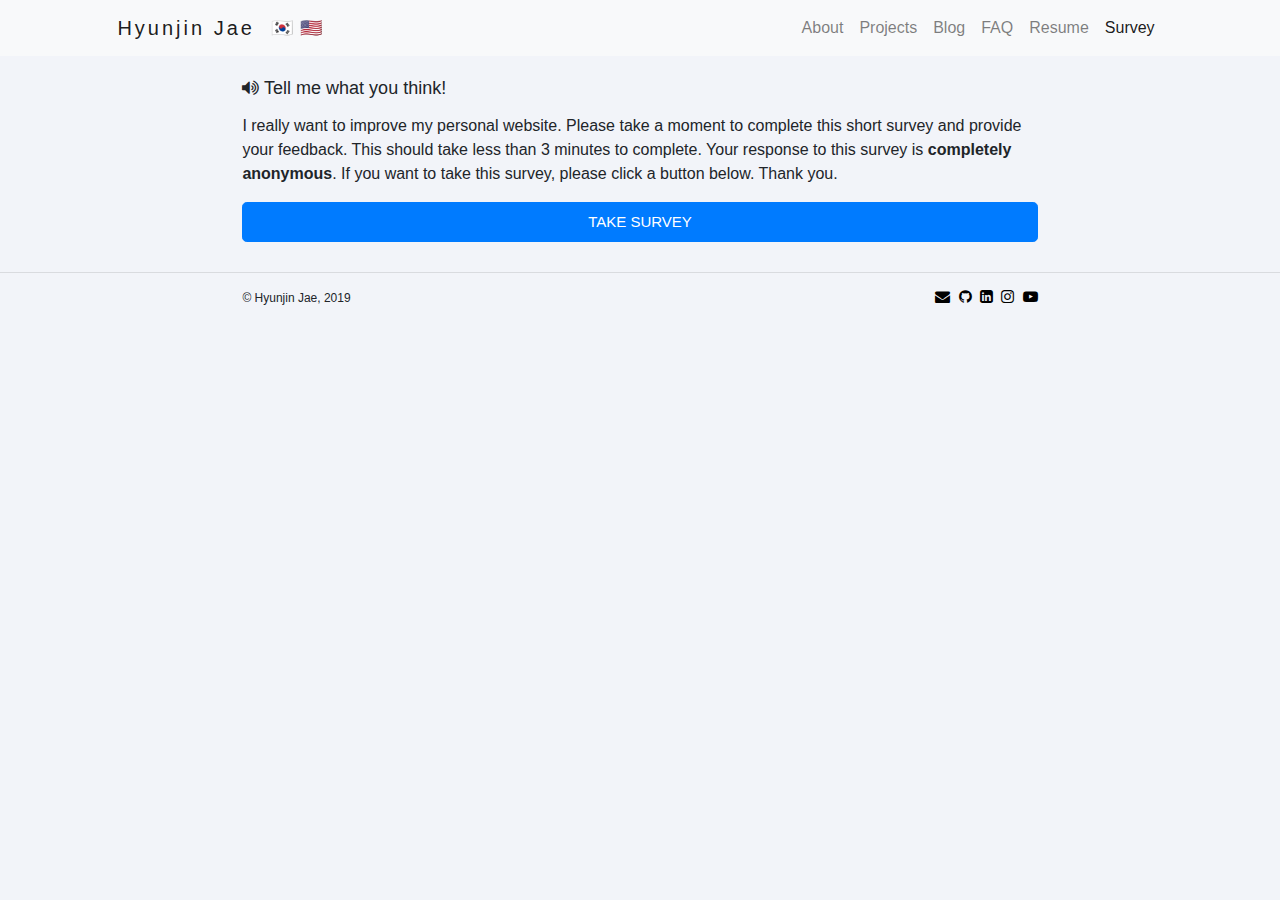
<file: survey.html>
<!DOCTYPE html>
<html lang="en">
  <head>
    <meta charset="utf-8" />
    <meta
      name="viewport"
      content="width=device-width, initial-scale=1, shrink-to-fit=no"
    />
    <title>Hyunjin Jae 제현진</title>

    <script
      src="https://code.jquery.com/jquery-3.2.1.slim.min.js"
      integrity="sha384-KJ3o2DKtIkvYIK3UENzmM7KCkRr/rE9/Qpg6aAZGJwFDMVNA/GpGFF93hXpG5KkN"
      crossorigin="anonymous"
    ></script>
    <script
      src="https://cdnjs.cloudflare.com/ajax/libs/popper.js/1.12.9/umd/popper.min.js"
      integrity="sha384-ApNbgh9B+Y1QKtv3Rn7W3mgPxhU9K/ScQsAP7hUibX39j7fakFPskvXusvfa0b4Q"
      crossorigin="anonymous"
    ></script>
    <script
      src="https://maxcdn.bootstrapcdn.com/bootstrap/4.0.0/js/bootstrap.min.js"
      integrity="sha384-JZR6Spejh4U02d8jOt6vLEHfe/JQGiRRSQQxSfFWpi1MquVdAyjUar5+76PVCmYl"
      crossorigin="anonymous"
    ></script>

    <link
      href="https://fonts.googleapis.com/css?family=Roboto+Mono&display=swap"
      rel="stylesheet"
    />
    <link
      rel="stylesheet"
      href="https://stackpath.bootstrapcdn.com/bootstrap/4.3.1/css/bootstrap.min.css"
      integrity="sha384-ggOyR0iXCbMQv3Xipma34MD+dH/1fQ784/j6cY/iJTQUOhcWr7x9JvoRxT2MZw1T"
      crossorigin="anonymous"
    />
    <link
      rel="stylesheet"
      href="https://cdnjs.cloudflare.com/ajax/libs/font-awesome/4.7.0/css/font-awesome.min.css"
    />
    <link rel="stylesheet" type="text/css" href="css/style.css" />
  </head>
  <script src="js/translate.js"></script>
  <body>
    <nav class="navbar navbar-expand-lg navbar-light bg-light fixed-top">
      <div class="container">
        <a class="navbar-brand main_name" href="index.html">Hyunjin Jae</a>
        <div style="cursor: pointer">
          <span id="translateToKr" class="flag">🇰🇷 </span>
          <span id="translateToEng" class="flag">🇺🇸</span>
        </div>
        <button
          class="navbar-toggler"
          type="button"
          data-toggle="collapse"
          data-target="#navbarNavAltMarkup"
          aria-controls="navbarNavAltMarkup"
          aria-expanded="false"
          aria-label="Toggle navigation"
        >
          <span class="navbar-toggler-icon"></span>
        </button>
        <div class="collapse navbar-collapse" id="navbarNavAltMarkup">
          <div
            style="float: right; text-align: right"
            class="eng navbar-nav nav-right ml-auto"
          >
            <a class="nav-item nav-link" href="about.html">About</a>
            <a class="nav-item nav-link" href="projects.html">Projects</a>
            <a class="nav-item nav-link" href="blog.html">Blog</a>
            <a class="nav-item nav-link" href="faq.html">FAQ</a>
            <a class="nav-item nav-link" href="/resume.pdf" target="_blank"
              >Resume</a
            >
            <a class="nav-item nav-link active" href="survey.html">Survey</a>
          </div>
          <div
            style="float: right; text-align: right"
            class="kr hide navbar-nav nav-right ml-auto"
          >
            <a class="nav-item nav-link" href="about.html">나에 관하여</a>
            <a class="nav-item nav-link" href="projects.html">프로젝트</a>
            <a class="nav-item nav-link" href="blog.html">블로그</a>
            <a class="nav-item nav-link" href="faq.html">질문모음</a>
            <a class="nav-item nav-link" href="/resume.pdf" target="_blank"
              >이력서</a
            >
            <a class="nav-item nav-link active" href="survey.html">설문조사</a>
          </div>
        </div>
      </div>
    </nav>

    <div class="survey-box">
      <h3 class="survey-font" style="margin-bottom: -10px">
        <i class="fa fa-volume-up" aria-hidden="true"></i>
        <span class="eng"> Tell me what you think!</span>
        <span class="kr hide"> 당신의 소중한 의견을 들려주세요!</span>
      </h3>
      <br />

      <div class="eng">
        <p>
          I really want to improve my personal website. Please take a moment to
          complete this short survey and provide your feedback. This should take
          less than 3 minutes to complete. Your response to this survey is
          <span class="bold">completely anonymous</span>. If you want to take
          this survey, please click a button below. Thank you.
        </p>
      </div>
      <div class="kr hide">
        <p>
          저는 제 개인 사이트가 계속해서 발전하기를 간절히 원합니다. 이 사이트의
          더 나은 발전을 위해 설문조사에 참여해주세요. 본 설문조사는 최대 3분
          이내로 소요되며 <span class="bold">완벽하게 익명</span>으로
          진행됩니다. 설문에 응해주실 분은 아래 버튼을 눌러주세요. 감사합니다.
        </p>
      </div>

      <button
        style="font-size: 15px"
        class="eng btn btn-primary btn-lg btn-block"
        onClick="window.open('https://docs.google.com/forms/d/e/1FAIpQLScY3_qYfsNpcTE9fUDyRxv5otdSWKxheQOEmcpWY01Cp2oV3g/viewform?usp=pp_url');"
      >
        TAKE SURVEY
      </button>
      <button
        style="font-size: 15px"
        class="kr hide btn btn-primary btn-lg btn-block"
        onClick="window.open('https://docs.google.com/forms/d/e/1FAIpQLScY3_qYfsNpcTE9fUDyRxv5otdSWKxheQOEmcpWY01Cp2oV3g/viewform?usp=pp_url');"
      >
        설문조사 하러가기
      </button>
    </div>

    <hr style="margin-top: 30px" />
    <footer class="footer">
      <p>© Hyunjin Jae, 2019</p>
      <div class="footer-sns">
        <a href="mailto:hyunjineeey@gmail.com" target="_blank"
          ><i class="fa fa-envelope foot-sns" aria-hidden="true"></i
        ></a>
        <a href="https://github.com/hyunjineeey" target="_blank"
          ><i class="fa fa-github foot-sns" aria-hidden="true"></i
        ></a>
        <a href="https://www.linkedin.com/in/hyunjineeey/" target="_blank"
          ><i class="fa fa-linkedin-square foot-sns" aria-hidden="true"></i
        ></a>
        <a href="https://www.instagram.com/hyunjineeey/" target="_blank"
          ><i class="fa fa-instagram foot-sns" aria-hidden="true"></i
        ></a>
        <a
          href="https://www.youtube.com/channel/UCkXvgmur7Infi6w-KoIhPWw?view_as=subscriber"
          target="_blank"
          ><i class="fa fa-youtube-play foot-sns" aria-hidden="true"></i
        ></a>
      </div>
    </footer>
  </body>
</html>
</file>
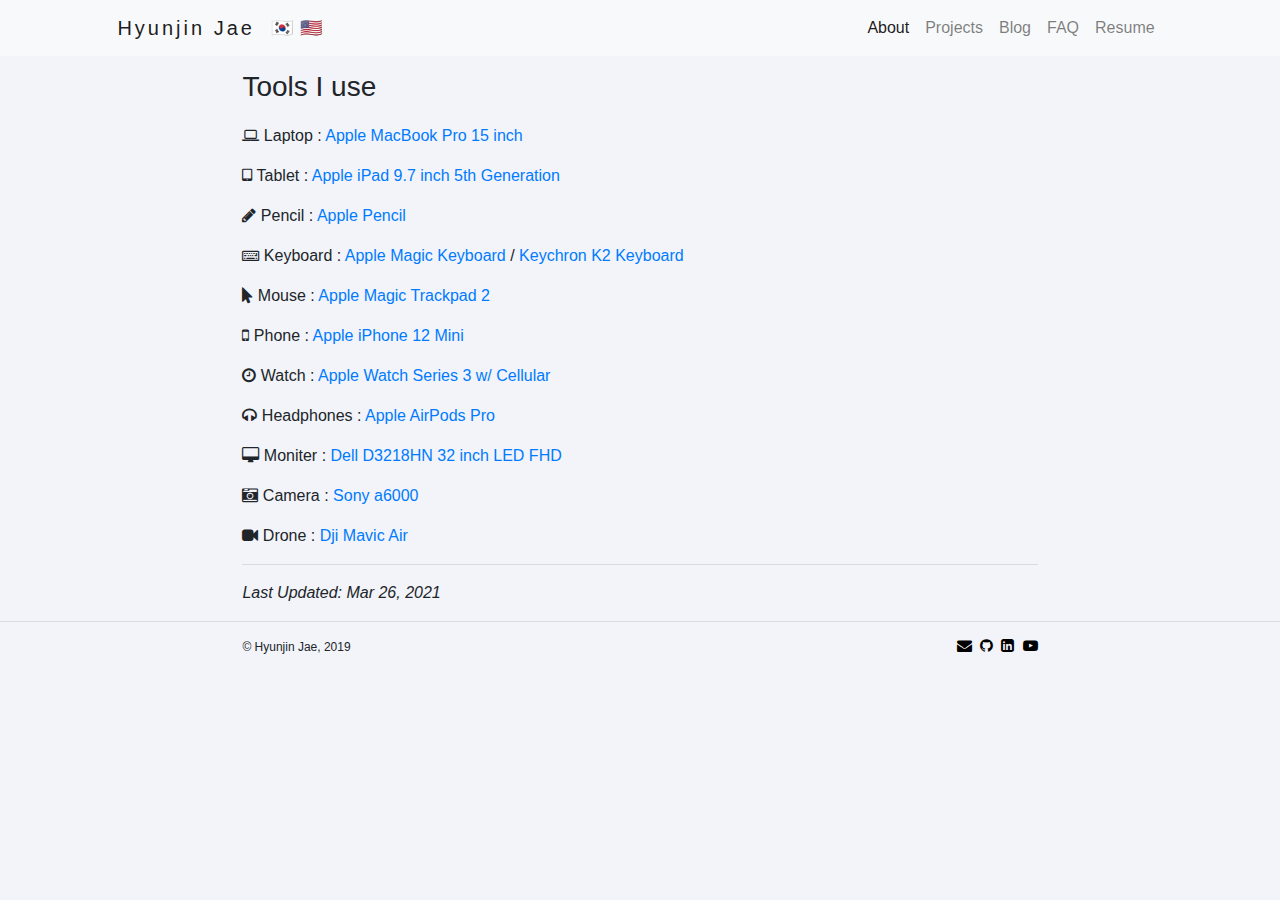
<file: tech.html>
<!DOCTYPE html>
<html lang="en">
  <head>
    <meta charset="utf-8" />
    <meta
      name="viewport"
      content="width=device-width, initial-scale=1, shrink-to-fit=no"
    />
    <title>Hyunjin Jae 제현진</title>
    <!-- jQuery -->
    <script
      src="https://code.jquery.com/jquery-3.2.1.slim.min.js"
      integrity="sha384-KJ3o2DKtIkvYIK3UENzmM7KCkRr/rE9/Qpg6aAZGJwFDMVNA/GpGFF93hXpG5KkN"
      crossorigin="anonymous"
    ></script>
    <!-- Bootstrap for navbar -->
    <script
      src="https://maxcdn.bootstrapcdn.com/bootstrap/4.0.0/js/bootstrap.min.js"
      integrity="sha384-JZR6Spejh4U02d8jOt6vLEHfe/JQGiRRSQQxSfFWpi1MquVdAyjUar5+76PVCmYl"
      crossorigin="anonymous"
    ></script>
    <!-- Bootstrap for styling-->
    <link
      rel="stylesheet"
      href="https://stackpath.bootstrapcdn.com/bootstrap/4.3.1/css/bootstrap.min.css"
      integrity="sha384-ggOyR0iXCbMQv3Xipma34MD+dH/1fQ784/j6cY/iJTQUOhcWr7x9JvoRxT2MZw1T"
      crossorigin="anonymous"
    />
    <!-- Footer sns icons -->
    <link
      rel="stylesheet"
      href="https://cdnjs.cloudflare.com/ajax/libs/font-awesome/4.7.0/css/font-awesome.min.css"
    />
    <!-- Css -->
    <link rel="stylesheet" type="text/css" href="css/style.css" />
    <!-- Js -->
    <script src="js/translate.js"></script>
  </head>
  <body>
    <nav class="navbar navbar-expand-lg navbar-light bg-light fixed-top">
      <div class="container">
        <a class="navbar-brand main_name" href="index.html">Hyunjin Jae</a>
        <div style="cursor: pointer">
          <span id="translateToKr" class="flag">🇰🇷 </span>
          <span id="translateToEng" class="flag">🇺🇸</span>
        </div>
        <button
          class="navbar-toggler"
          type="button"
          data-toggle="collapse"
          data-target="#navbarNavAltMarkup"
          aria-controls="navbarNavAltMarkup"
          aria-expanded="false"
          aria-label="Toggle navigation"
        >
          <span class="navbar-toggler-icon"></span>
        </button>
        <div class="collapse navbar-collapse" id="navbarNavAltMarkup">
          <div
            style="float: right; text-align: right"
            class="eng navbar-nav nav-right ml-auto"
          >
            <a class="nav-item nav-link active" href="about.html">About</a>
            <a class="nav-item nav-link" href="projects.html">Projects</a>
            <a class="nav-item nav-link" href="blog.html">Blog</a>
            <a class="nav-item nav-link" href="faq.html">FAQ</a>
            <a class="nav-item nav-link" href="/resume.pdf" target="_blank"
              >Resume</a
            >
          </div>
          <div
            style="float: right; text-align: right"
            class="kr hide navbar-nav nav-right ml-auto"
          >
            <a class="nav-item nav-link active" href="about.html"
              >나에 관하여</a
            >
            <a class="nav-item nav-link" href="projects.html">프로젝트</a>
            <a class="nav-item nav-link" href="blog.html">블로그</a>
            <a class="nav-item nav-link" href="faq.html">질문모음</a>
            <a class="nav-item nav-link" href="/resume.pdf" target="_blank"
              >이력서</a
            >
          </div>
        </div>
      </div>
    </nav>

    <div class="eng about">
      <h3 style="margin-bottom: 20px" class="tech_title">Tools I use</h3>
      <div>
        <p>
          <i class="fa fa-laptop" aria-hidden="true"></i> Laptop :
          <a
            target="_blank"
            href="https://www.apple.com/shop/buy-mac/macbook-pro/15-inch-space-gray-2.6ghz-6-core-processor-with-turbo-boost-up-to-4.5ghz-256gb?afid=p238%7CsiMLOkhJh-dc_mtid_1870765e38482_pcrid_246386726043_pgrid_14874573490_&cid=aos-us-kwgo-pla-mac--slid-----product-MV902LL/A"
            >Apple MacBook Pro 15 inch</a
          >
        </p>
        <p>
          <i class="fa fa-tablet" aria-hidden="true"></i> Tablet :
          <a target="_blank" href="https://www.apple.com/ipad-9.7/"
            >Apple iPad 9.7 inch 5th Generation</a
          >
        </p>
        <p>
          <i class="fa fa-pencil" aria-hidden="true"></i> Pencil :
          <a target="_blank" href="https://www.apple.com/apple-pencil/"
            >Apple Pencil</a
          >
        </p>
        <p>
          <i class="fa fa-keyboard-o" aria-hidden="true"></i> Keyboard :
          <a
            target="_blank"
            href="https://www.apple.com/shop/product/MLA22LL/A/magic-keyboard-us-english?afid=p238%7Csud9iaotp-dc_mtid_1870765e38482_pcrid_246386725860_pgrid_14874603010_&cid=aos-us-kwgo-pla-btb--slid-----product-MLA22LL/A"
            >Apple Magic Keyboard</a
          >
          /
          <a
            target="_blank"
            href="https://www.keychron.com/products/keychron-k2-wireless-mechanical-keyboard?variant=31063869718617"
            >Keychron K2 Keyboard</a
          >
        </p>
        <p>
          <i class="fa fa-mouse-pointer" aria-hidden="true"></i> Mouse :
          <a
            target="_blank"
            href="https://www.apple.com/shop/product/MJ2R2LL/A/magic-trackpad-2-silver"
            >Apple Magic Trackpad 2</a
          >
        </p>
        <p>
          <i class="fa fa-mobile" aria-hidden="true"></i> Phone :
          <a target="_blank" href="https://www.apple.com/iphone-12/"
            >Apple iPhone 12 Mini</a
          >
        </p>
        <p>
          <i class="fa fa-clock-o" aria-hidden="true"></i> Watch :
          <a target="_blank" href="https://www.apple.com/apple-watch-series-3/"
            >Apple Watch Series 3 w/ Cellular</a
          >
        </p>
        <p>
          <i class="fa fa-headphones" aria-hidden="true"></i> Headphones :
          <a
            target="_blank"
            href="https://www.apple.com/shop/product/MWP22AM/A/airpods-pro"
            >Apple AirPods Pro</a
          >
        </p>
        <p>
          <i class="fa fa-desktop" aria-hidden="true"></i> Moniter :
          <a
            target="_blank"
            href="https://www.bestbuy.com/site/dell-geek-squad-certified-refurbished-d3218hn-32-ips-led-fhd-monitor-black-silver/6351369.p?skuId=6351369"
            >Dell D3218HN 32 inch LED FHD</a
          >
        </p>
        <p>
          <i class="fa fa-camera-retro" aria-hidden="true"></i> Camera :
          <a
            target="_blank"
            href="https://www.sony.com/electronics/interchangeable-lens-cameras/ilce-6000-body-kit"
            >Sony a6000</a
          >
        </p>
        <p>
          <i class="fa fa-video-camera" aria-hidden="true"></i> Drone :
          <a
            target="_blank"
            href="https://store.dji.com/product/mavic-air?gclid=CjwKCAjw7anqBRALEiwAgvGgm_w6VaJL-p1YzDaDSx5PT0LvesL6R-PcjyncBIWi7Gypzrg2a7XIPRoCmdsQAvD_BwE&vid=38961"
            >Dji Mavic Air</a
          >
        </p>
      </div>
      <hr />
      <p><em>Last Updated: Mar 26, 2021</em></p>
    </div>

    <div class="kr hide about">
      <h4 style="margin-bottom: 20px" class="tech_title">사용 중인 제품</h4>
      <div>
        <p>
          <i class="fa fa-laptop" aria-hidden="true"></i> 랩탑 :
          <a
            target="_blank"
            href="https://www.apple.com/kr/shop/buy-mac/macbook-pro/15%ED%98%95-%EC%8A%A4%ED%8E%98%EC%9D%B4%EC%8A%A4-%EA%B7%B8%EB%A0%88%EC%9D%B4-2.6ghz-6%EC%BD%94%EC%96%B4-%ED%94%84%EB%A1%9C%EC%84%B8%EC%84%9C(%EC%B5%9C%EB%8C%80-4.5ghz-turbo-boost)-256gb#"
            >애플 맥북 프로 15인치</a
          >
        </p>
        <p>
          <i class="fa fa-tablet" aria-hidden="true"></i> 테블릿 :
          <a target="_blank" href="https://www.apple.com/kr/ipad-9.7/"
            >애플 아이패드 9.7 인치 5세대</a
          >
        </p>
        <p>
          <i class="fa fa-pencil" aria-hidden="true"></i> 펜슬 :
          <a target="_blank" href="https://www.apple.com/kr/apple-pencil/"
            >애플 펜슬</a
          >
        </p>
        <p>
          <i class="fa fa-keyboard-o" aria-hidden="true"></i> 키보드 :
          <a
            target="_blank"
            href="https://www.apple.com/kr/shop/product/MLA22KC/A/magic-keyboard-%EC%A4%91%EA%B5%AD%EC%96%B4%EB%B3%91%EC%9D%8C?fnode=56"
            >애플 매직 키보드</a
          >
          /
          <a
            target="_blank"
            href="https://www.keychron.com/products/keychron-k2-wireless-mechanical-keyboard?variant=31063869718617"
            >키크론 K2 키보드</a
          >
        </p>
        <p>
          <i class="fa fa-mouse-pointer" aria-hidden="true"></i> 마우스 :
          <a
            target="_blank"
            href="https://www.apple.com/kr/shop/product/MRMF2/magic-trackpad-2-%EC%8A%A4%ED%8E%98%EC%9D%B4%EC%8A%A4-%EA%B7%B8%EB%A0%88%EC%9D%B4?fnode=4c"
            >애플 매직 트랙패드 2</a
          >
        </p>
        <p>
          <i class="fa fa-mobile" aria-hidden="true"></i> 휴대폰 :
          <a target="_blank" href="https://www.apple.com/kr/iphone-12/"
            >애플 아이폰 12 미니</a
          >
        </p>
        <p>
          <i class="fa fa-clock-o" aria-hidden="true"></i> 시계 :
          <a
            target="_blank"
            href="https://www.apple.com/kr/apple-watch-series-3/"
            >애플 워치 시리즈 3 셀룰러</a
          >
        </p>
        <p>
          <i class="fa fa-headphones" aria-hidden="true"></i> 헤드폰 :
          <a
            target="_blank"
            href="https://www.apple.com/kr/shop/product/MWP22KH/A/airpods-pro"
            >애플 에어팟 프로</a
          >
        </p>
        <p>
          <i class="fa fa-desktop" aria-hidden="true"></i> 모니터 :
          <a
            target="_blank"
            href="http://www.11st.co.kr/products/2707961062?utm_medium=%EA%B0%80%EA%B2%A9%EB%B9%84%EA%B5%90&utm_source=%EB%84%A4%EC%9D%B4%EB%B2%84_PC_PCS&utm_campaign=%EB%84%A4%EC%9D%B4%EB%B2%84pc_%EA%B0%80%EA%B2%A9%EB%B9%84%EA%B5%90%EA%B8%B0%EB%B3%B8&NaPm=ct%3Dkmqp0np4%7Cci%3Da5d42be4b34d271b9a2179416d1f9d2720e23c5b%7Ctr%3Dsls%7Csn%3D17703%7Chk%3De7929fb5fdf1fad01f8a3e538740d7eaa70ce070&utm_term="
            >델 D3218HN 32 인치 LED FHD</a
          >
        </p>
        <p>
          <i class="fa fa-camera-retro" aria-hidden="true"></i> 카메라 :
          <a
            target="_blank"
            href="https://www.sony.co.kr/electronics/interchangeable-lens-cameras/ilce-6000-body-kit"
            >소니 a6000</a
          >
        </p>
        <p>
          <i class="fa fa-video-camera" aria-hidden="true"></i> 드론 :
          <a
            target="_blank"
            href="https://store.dji.com/kr/product/mavic-air?site=brandsite&from=buy_now_bar&vid=38961"
            >Dji 매빅 에어</a
          >
        </p>
      </div>
      <hr />
      <p><em>마지막 수정일: 2021년 3월 26일</em></p>
    </div>

    <hr />

    <footer>
      <p>© Hyunjin Jae, 2019</p>
      <div class="footer-sns">
        <a href="mailto:hyunjineeey@gmail.com" target="_blank"
          ><i class="fa fa-envelope foot-sns" ria-hidden="true"></i
        ></a>
        <a href="https://github.com/hyunjineeey" target="_blank"
          ><i class="fa fa-github foot-sns" aria-hidden="true"></i
        ></a>
        <a href="https://www.linkedin.com/in/hyunjineeey/" target="_blank"
          ><i class="fa fa-linkedin-square foot-sns" aria-hidden="true"></i
        ></a>
        <a
          href="https://www.youtube.com/channel/UCkXvgmur7Infi6w-KoIhPWw?view_as=subscriber"
          target="_blank"
          ><i class="fa fa-youtube-play foot-sns" aria-hidden="true"></i
        ></a>
      </div>
    </footer>
  </body>
</html>
</file>
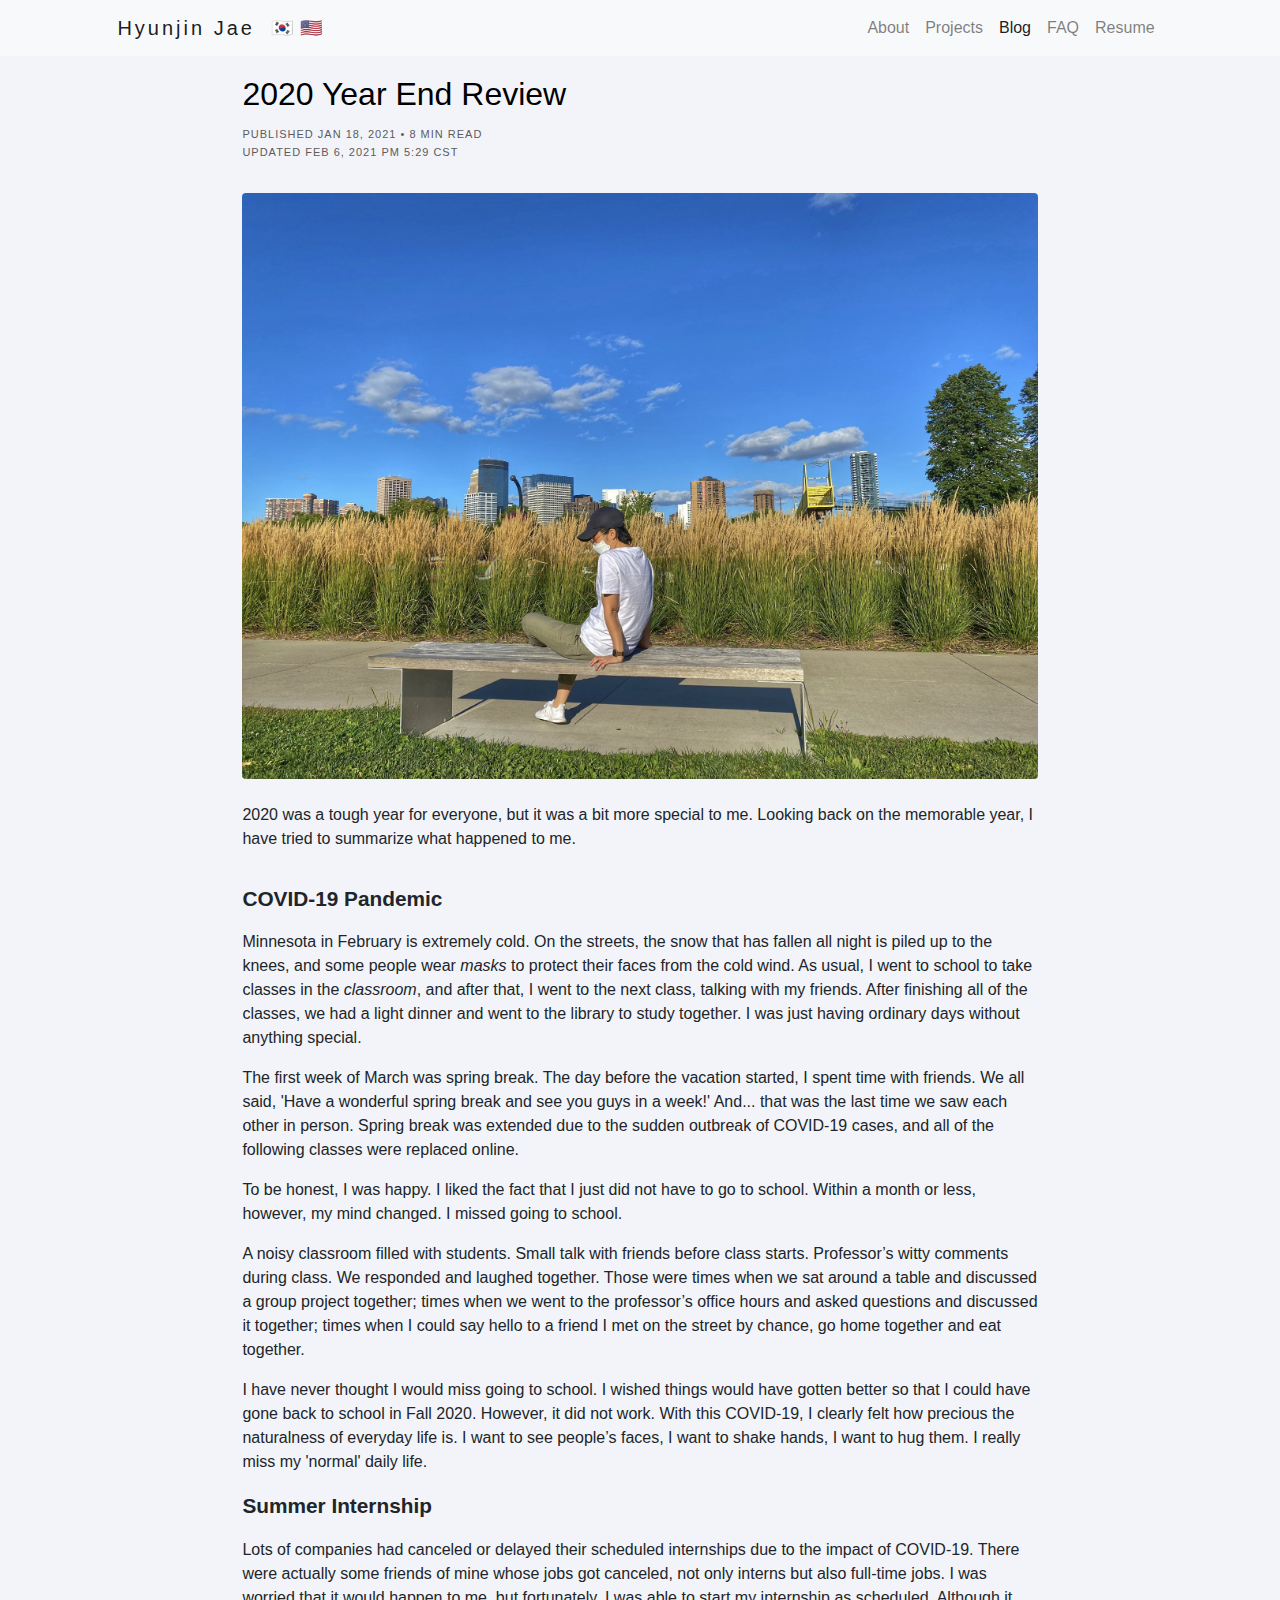
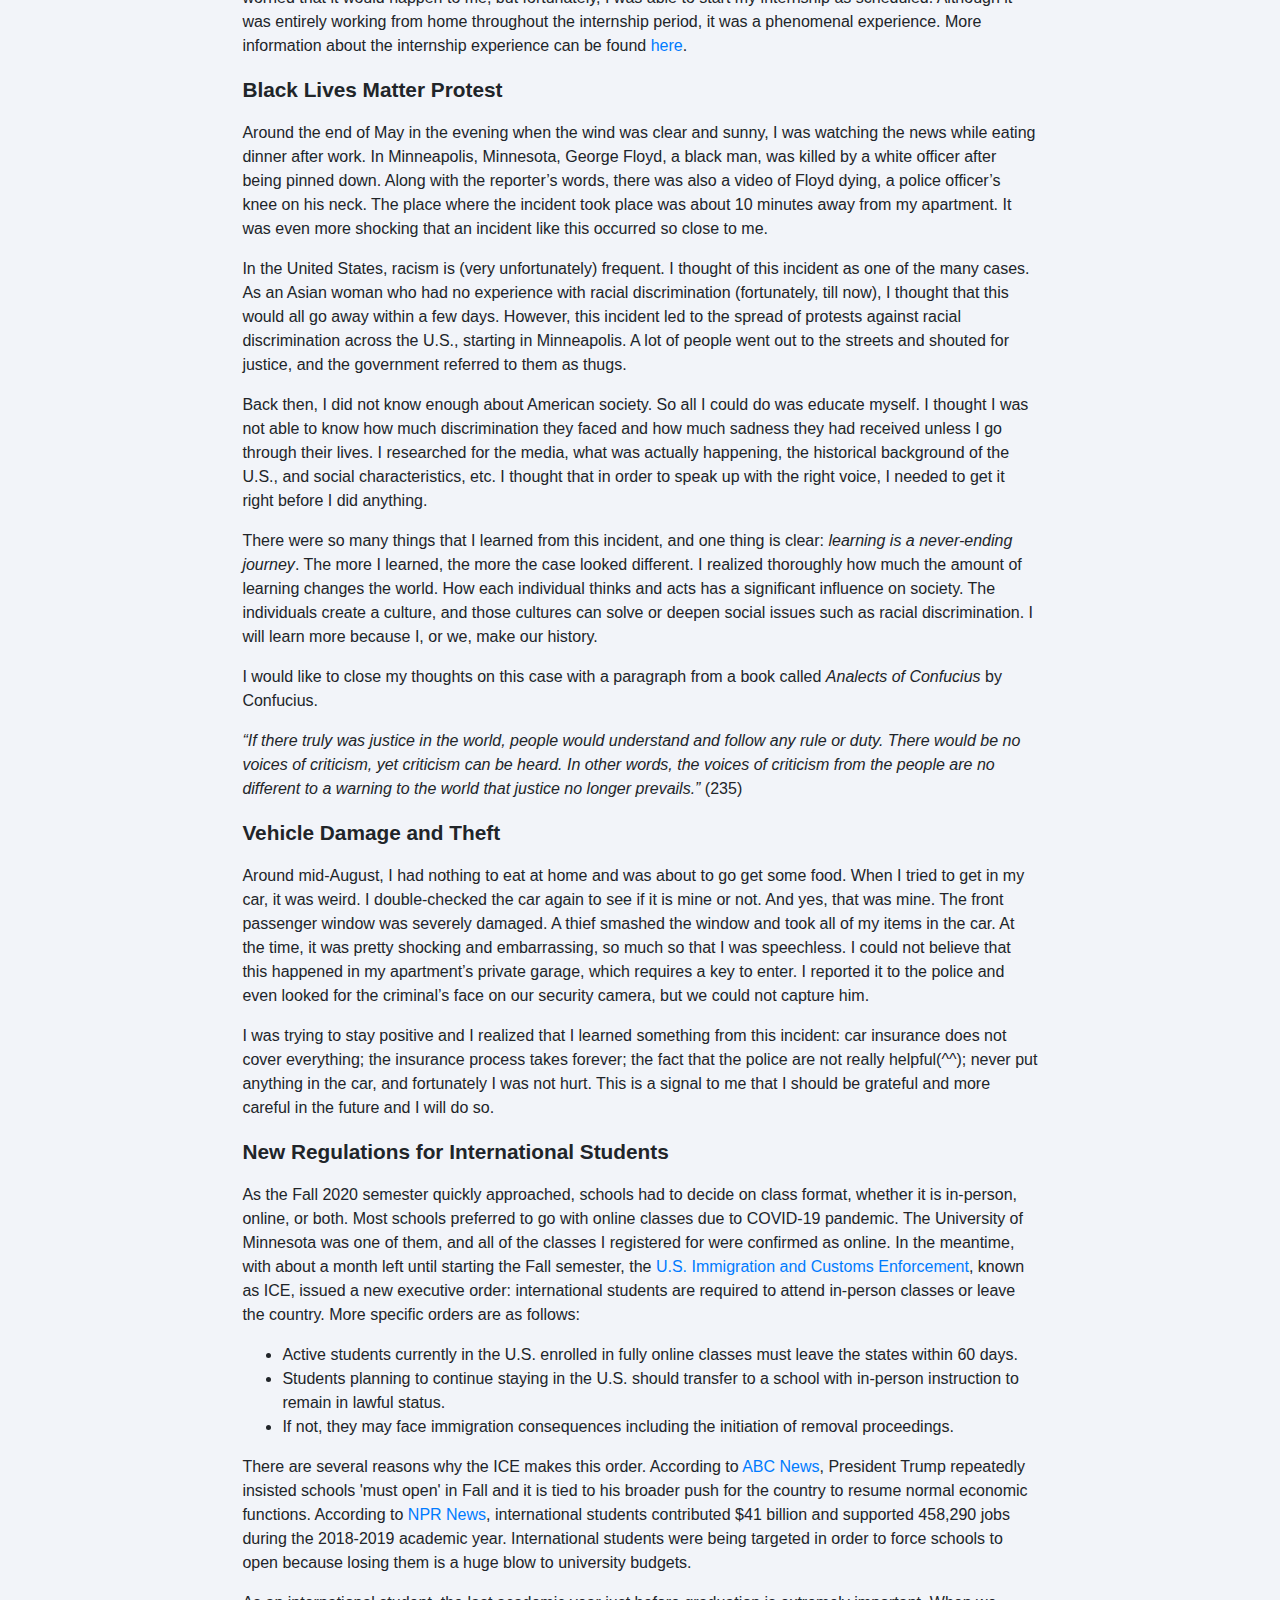
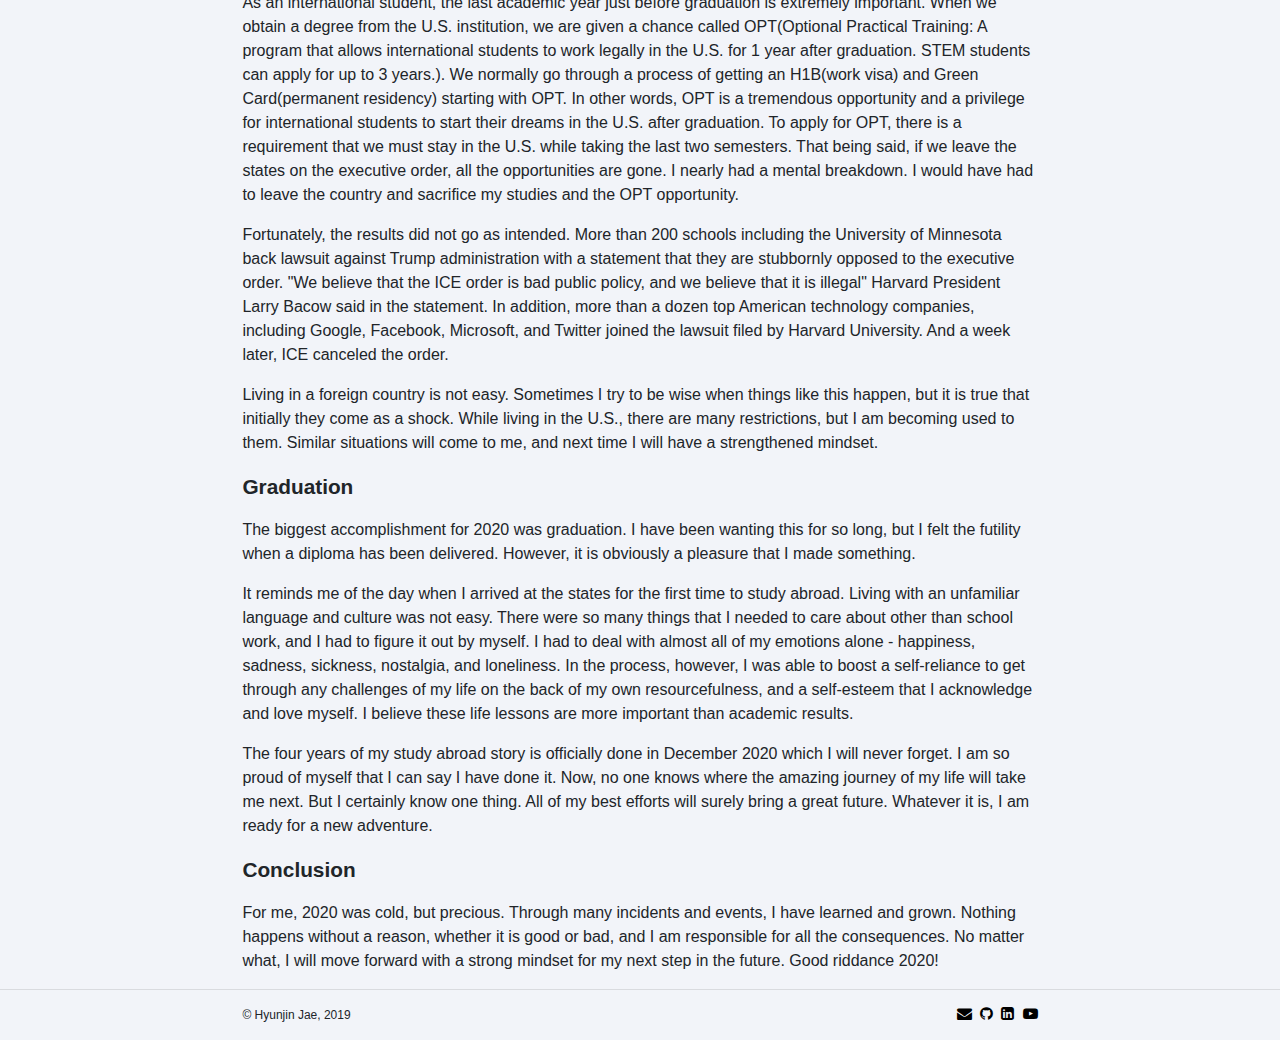
<file: blog/2020.html>
<!DOCTYPE html>
<html lang="en">
  <head>
    <meta charset="utf-8" />
    <meta
      name="viewport"
      content="width=device-width, initial-scale=1, shrink-to-fit=no"
    />
    <title>Hyunjin Jae 제현진</title>
    <!-- jQuery -->
    <script
      src="https://code.jquery.com/jquery-3.2.1.slim.min.js"
      integrity="sha384-KJ3o2DKtIkvYIK3UENzmM7KCkRr/rE9/Qpg6aAZGJwFDMVNA/GpGFF93hXpG5KkN"
      crossorigin="anonymous"
    ></script>
    <!-- Bootstrap for navbar -->
    <script
      src="https://maxcdn.bootstrapcdn.com/bootstrap/4.0.0/js/bootstrap.min.js"
      integrity="sha384-JZR6Spejh4U02d8jOt6vLEHfe/JQGiRRSQQxSfFWpi1MquVdAyjUar5+76PVCmYl"
      crossorigin="anonymous"
    ></script>
    <!-- Bootstrap for styling-->
    <link
      rel="stylesheet"
      href="https://stackpath.bootstrapcdn.com/bootstrap/4.3.1/css/bootstrap.min.css"
      integrity="sha384-ggOyR0iXCbMQv3Xipma34MD+dH/1fQ784/j6cY/iJTQUOhcWr7x9JvoRxT2MZw1T"
      crossorigin="anonymous"
    />
    <!-- Footer sns icons -->
    <link
      rel="stylesheet"
      href="https://cdnjs.cloudflare.com/ajax/libs/font-awesome/4.7.0/css/font-awesome.min.css"
    />
    <!-- Css -->
    <link rel="stylesheet" type="text/css" href="../css/style.css" />
    <!-- Js -->
    <script src="../js/translate.js"></script>
  </head>

  <body>
    <nav class="navbar navbar-expand-lg navbar-light bg-light fixed-top">
      <div class="container">
        <a class="navbar-brand main_name" href="../index.html">Hyunjin Jae</a>
        <div style="cursor: pointer">
          <span id="translateToKr" class="flag">🇰🇷 </span>
          <span id="translateToEng" class="flag">🇺🇸</span>
        </div>
        <button
          class="navbar-toggler"
          type="button"
          data-toggle="collapse"
          data-target="#navbarNavAltMarkup"
          aria-controls="navbarNavAltMarkup"
          aria-expanded="false"
          aria-label="Toggle navigation"
        >
          <span class="navbar-toggler-icon"></span>
        </button>
        <div class="collapse navbar-collapse" id="navbarNavAltMarkup">
          <div
            style="float: right; text-align: right"
            class="eng navbar-nav nav-right ml-auto"
          >
            <a class="nav-item nav-link" href="../about.html">About</a>
            <a class="nav-item nav-link" href="../projects.html">Projects</a>
            <a class="nav-item nav-link active" href="../blog.html">Blog</a>
            <a class="nav-item nav-link" href="../faq.html">FAQ</a>
            <a class="nav-item nav-link" href="/resume.pdf" target="_blank"
              >Resume</a
            >
          </div>
          <div
            style="float: right; text-align: right"
            class="kr hide navbar-nav nav-right ml-auto"
          >
            <a class="nav-item nav-link" href="../about.html">나에 관하여</a>
            <a class="nav-item nav-link" href="../projects.html">프로젝트</a>
            <a class="nav-item nav-link active" href="../blog.html">블로그</a>
            <a class="nav-item nav-link" href="../faq.html">질문모음</a>
            <a class="nav-item nav-link" href="/resume.pdf" target="_blank"
              >이력서</a
            >
          </div>
        </div>
      </div>
    </nav>

    <div class="about">
      <div>
        <h2 class="eng blog_title">2020 Year End Review</h2>
        <h2 class="kr hide blog_title">2020년을 마무리하며</h2>
      </div>

      <p class="eng blog_date">
        Published Jan 18, 2021 • 8 min read<br />
        Updated Feb 6, 2021 PM 5:29 CST
      </p>

      <p class="kr hide blog_date">
        최초 입력 2021년 1월 18일 • 8분 읽기<br />
        최종 수정 2021년 2월 6일 오후 5:29 CST
      </p>

      <div id="intern_intro">
        <figure style="text-align: center" class="figure">
          <img
            src="../img/2020main.JPG"
            class="figure-img img-fluid rounded"
            alt=""
          />
        </figure>

        <div class="eng">
          <p>
            2020 was a tough year for everyone, but it was a bit more special to
            me. Looking back on the memorable year, I have tried to summarize
            what happened to me.
          </p>
        </div>

        <div class="kr hide kr_text_align">
          <p>
            2020년은 모두에게 힘든 시간이었던 것 같다. 하지만 나에게는 조금 더
            특별했다. 다사다난했던 한 해를 되돌아보며, 어떤 일들이 있었는지
            정리해 보았다.
          </p>
        </div>
      </div>

      <div class="eng">
        <p class="blog_section_title"><b>COVID-19 Pandemic</b></p>
        <p>
          Minnesota in February is extremely cold. On the streets, the snow that
          has fallen all night is piled up to the knees, and some people wear
          <em>masks</em> to protect their faces from the cold wind. As usual, I
          went to school to take classes in the <em>classroom</em>, and after
          that, I went to the next class, talking with my friends. After
          finishing all of the classes, we had a light dinner and went to the
          library to study together. I was just having ordinary days without
          anything special.
        </p>
        <p>
          The first week of March was spring break. The day before the vacation
          started, I spent time with friends. We all said, 'Have a wonderful
          spring break and see you guys in a week!' And... that was the last
          time we saw each other in person. Spring break was extended due to the
          sudden outbreak of COVID-19 cases, and all of the following classes
          were replaced online.
        </p>
        <p>
          To be honest, I was happy. I liked the fact that I just did not have
          to go to school. Within a month or less, however, my mind changed. I
          missed going to school.
        </p>
        <p>
          A noisy classroom filled with students. Small talk with friends before
          class starts. Professor’s witty comments during class. We responded
          and laughed together. Those were times when we sat around a table and
          discussed a group project together; times when we went to the
          professor’s office hours and asked questions and discussed it
          together; times when I could say hello to a friend I met on the street
          by chance, go home together and eat together.
        </p>
        <p>
          I have never thought I would miss going to school. I wished things
          would have gotten better so that I could have gone back to school in
          Fall 2020. However, it did not work. With this COVID-19, I clearly
          felt how precious the naturalness of everyday life is. I want to see
          people’s faces, I want to shake hands, I want to hug them. I really
          miss my 'normal' daily life.
        </p>
      </div>

      <div class="kr hide kr_text_align">
        <p class="blog_section_title"><b>코로나-19 팬데믹</b></p>
        <p>
          2월의 미네소타는 정말 춥다. 거리에는 밤새 내린 눈이 무릎까지 쌓여있고,
          사람들은 찬 바람으로부터 얼굴을 보호하기 위해 '마스크'를 쓰기도 한다.
          나는 여느 때와 다름없이 학교 '강의실'에서 수업을 듣고, 수업이 끝나면
          친구들과 함께 이야기를 나누며 다음 강의실로 향했다. 하루의 모든 일정이
          마무리 되면 가볍게 저녁을 먹고, 도서관에 모여 공부도 함께 했다. 정말
          특별한 것 없는 '평범한' 날들을 보내고 있었다.
        </p>
        <p>
          3월 첫째 주는 봄 방학이 있었다. 나는 방학이 시작하기 하루 전날
          친구들과 만나 시간을 보냈고, 헤어지기 전에 인사를 나눴다. "애들아~
          방학 동안 가족들과 행복한 시간 잘 보내고~ 일주일 뒤에 보자!" 그리고
          그것이 마지막이 되었다. 갑작스런 코로나-19의 확산으로 봄 방학은
          연장되었고, 이후의 모든 수업은 전부 온라인으로 대체 되었다.
        </p>
        <p>
          솔직히, 정말 솔직히, 기뻤다. 그때 당시엔 그저 학교에 가지 않아도
          된다는 사실이 좋았다. 하지만, 한 달도 채 되지 않아 생각이 바뀌었다.
          학교가 그리웠다.
        </p>
        <p>
          학생들로 꽉 찬 시끌벅적한 강의실. 수업이 시작되기 전 친구들과 나누던
          소소한 대화. 수업 도중 교수님의 재치 있는 농담. 그리고 그것에 반응하며
          함께 웃는 우리. 다음 수업을 위해 분주히 움직이던 발 소리. 동그란
          탁자에 둘러앉아 함께 프로젝트를 고민하던 시간. 모르는 문제가 생기면
          교수님께 찾아가 다 함께 질문하며 토론하던 시간. 우연히 거리에서 만난
          친구와 인사하고, 같이 집에 가고, 같이 밥도 먹었던 그 시간들.
        </p>
        <p>
          나는 내가 학교를 그리워할 거라곤 상상도 못 했다. 다음 학기에는 상황이
          나아져서 꼭 다시 학교에 갈 수 있기를 간절히 바랐지만, 이루어지지
          않았다.
        </p>
      </div>

      <div class="eng">
        <p class="blog_section_title"><b>Summer Internship</b></p>
        <p>
          Lots of companies had canceled or delayed their scheduled internships
          due to the impact of COVID-19. There were actually some friends of
          mine whose jobs got canceled, not only interns but also full-time
          jobs. I was worried that it would happen to me, but fortunately, I was
          able to start my internship as scheduled. Although it was entirely
          working from home throughout the internship period, it was a
          phenomenal experience. More information about the internship
          experience can be found
          <a href="https://hyunjinjae.com/blog/internship.html">here</a>.
        </p>
      </div>

      <div class="kr hide kr_text_align">
        <p class="blog_section_title"><b>여름 인턴</b></p>
        <p>
          코로나-19의 영향으로 많은 회사들이 예정되었던 인턴십을 취소 또는
          무제한 연기했다. 실제로 내 주변에도, 이미 결정된 인턴뿐만 아니라
          정규직 채용까지 취소된 친구들이 있었다. 나도 취소될까 걱정했지만,
          재택근무 형태로 시작할 수 있었다. 인턴 활동에 대한 자세한 내용은
          <a href="https://hyunjinjae.com/blog/internship.html">이곳</a>에서
          확인할 수 있다.
        </p>
      </div>

      <div class="eng">
        <p class="blog_section_title"><b>Black Lives Matter Protest</b></p>
        <p>
          Around the end of May in the evening when the wind was clear and
          sunny, I was watching the news while eating dinner after work. In
          Minneapolis, Minnesota, George Floyd, a black man, was killed by a
          white officer after being pinned down. Along with the reporter’s
          words, there was also a video of Floyd dying, a police officer’s knee
          on his neck. The place where the incident took place was about 10
          minutes away from my apartment. It was even more shocking that an
          incident like this occurred so close to me.
        </p>
        <p>
          In the United States, racism is (very unfortunately) frequent. I
          thought of this incident as one of the many cases. As an Asian woman
          who had no experience with racial discrimination (fortunately, till
          now), I thought that this would all go away within a few days.
          However, this incident led to the spread of protests against racial
          discrimination across the U.S., starting in Minneapolis. A lot of
          people went out to the streets and shouted for justice, and the
          government referred to them as thugs.
        </p>
        <p>
          Back then, I did not know enough about American society. So all I
          could do was educate myself. I thought I was not able to know how much
          discrimination they faced and how much sadness they had received
          unless I go through their lives. I researched for the media, what was
          actually happening, the historical background of the U.S., and social
          characteristics, etc. I thought that in order to speak up with the
          right voice, I needed to get it right before I did anything.
        </p>
        <p>
          There were so many things that I learned from this incident, and one
          thing is clear: <em>learning is a never-ending journey</em>. The more
          I learned, the more the case looked different. I realized thoroughly
          how much the amount of learning changes the world. How each individual
          thinks and acts has a significant influence on society. The
          individuals create a culture, and those cultures can solve or deepen
          social issues such as racial discrimination. I will learn more because
          I, or we, make our history.
        </p>
        <p>
          I would like to close my thoughts on this case with a paragraph from a
          book called <em>Analects of Confucius</em> by Confucius.
        </p>
        <p>
          <em>
            “If there truly was justice in the world, people would understand
            and follow any rule or duty. There would be no voices of criticism,
            yet criticism can be heard. In other words, the voices of criticism
            from the people are no different to a warning to the world that
            justice no longer prevails.”
          </em>
          (235)
        </p>
      </div>

      <div class="kr hide kr_text_align">
        <p class="blog_section_title"><b>인종 차별 반대 시위</b></p>
        <p>
          바람 한 점 없는 화창한 날씨의 5월 말 저녁 즈음이었다. 평소와 다름없이
          일을 마치고 저녁을 먹으면서 뉴스를 보고 있었다. "미네소타주
          미니애폴리스에서 흑인 남성 조지 플로이드가 백인 경찰관의 무릎에 목이
          눌려 숨졌습니다." 기자의 말과 함께 사건의 동영상도 함께 방송되었다.
          사건이 일어난 장소는 내가 살고있는 아파트에서 10분 정도 떨어진
          곳이었다. 내 주변 가까운 곳에서 이런 사건이 발생했다는 것에 충격이 더
          컸다.
        </p>
        <p>
          미국 내 인종 차별은 (매우 안타깝게도) 자주 일어난다. 그래서 나는 이
          사건도 그 수 많은 사건 중에 하나로 생각했고, 금방 잊혀질 줄 알았다.
          어쩌면 나 자신, 동양인 여자로서 (운이 좋게도, 아직까지는) 큰 인종
          차별을 겪어본 경험이 없어서 그런 생각을 했던 것 같다. 하지만 이 사건은
          미니애폴리스를 시작으로 미국 전역에 인종 차별 반대 시위가 퍼지는
          계기가 되었다. 많은 사람들은 거리로 나가 정의를 외쳤고, 정부는 그런
          사람들을 폭도로 규정했다.
        </p>
        <p>
          나는 미국 사회에 대해 잘 몰랐기 때문에, 그때 당시 내가 할 수 있었던 건
          스스로 educate 하는 것이었다. 내가 그 사람들의 삶을 직접 겪어 보지
          않는 이상, 그들이 당하는 차별이 어느 정도이고, 그동안 받아 온 설움이
          얼마나 되는지 모른다고 생각했다. 그래서 나는 언론에 나오는 것과 실제
          일어나고 있는 일들, 역사적 배경, 사회적 특성 등을 찾아보며 공부했다.
          제대로 알아야 판단할 수 있고, 또 그에 맞는 목소리를 낼 수 있기
          때문이다.
        </p>
        <p>
          이 사건으로 새로 알게 되고, 느낀 것도 정말 많지만, 한 가지 확실한 건
          배움의 끝은 없다는 것이다. 새로운 걸 알게 되고, 배우면 배울수록 사건이
          달라 보였다. 배움의 정도가 얼마나 세상을 변화시키는지 이번에 크게
          깨달았다. 개개인이 어떻게 생각하고 행동하는지에 따라 사회에 큰 영향을
          미친다. 그리고 그런 개인들이 모여 곧 문화가 된다. 그 문화들은 인종
          차별과 같은 사회적 이슈들을 해결할 수도, 더 심화시킬 수 있다. 그래서
          나는 더 공부하고, 더 많이 배우려고 한다. 다음 역사는 내가, 아니 우리가
          만드는 거니까.
        </p>
        <p>이 사건에 대한 나의 생각은 논어에 나왔던 한 구절로 대신하고 싶다.</p>
        <p>
          <em>
            "세상에 진정한 정의가 세워져 있으면 사람들은 어떠한 규칙이나 의무도
            납득하고 따른다. 그렇기 때문에 비난과 비판의 소리가 불거지는 일은
            없다. 즉, 사람들로부터 나오는 비난의 목소리란, 세상에 정의가
            사라졌음을 알리는 경종과도 같다." </em
          >(235)
        </p>
      </div>

      <div class="eng">
        <p class="blog_section_title"><b>Vehicle Damage and Theft</b></p>
        <p>
          Around mid-August, I had nothing to eat at home and was about to go
          get some food. When I tried to get in my car, it was weird. I
          double-checked the car again to see if it is mine or not. And yes,
          that was mine. The front passenger window was severely damaged. A
          thief smashed the window and took all of my items in the car. At the
          time, it was pretty shocking and embarrassing, so much so that I was
          speechless. I could not believe that this happened in my apartment’s
          private garage, which requires a key to enter. I reported it to the
          police and even looked for the criminal’s face on our security camera,
          but we could not capture him.
        </p>
        <p>
          I was trying to stay positive and I realized that I learned something
          from this incident: car insurance does not cover everything; the
          insurance process takes forever; the fact that the police are not
          really helpful(^^); never put anything in the car, and fortunately I
          was not hurt. This is a signal to me that I should be grateful and
          more careful in the future and I will do so.
        </p>
      </div>

      <div class="kr hide kr_text_align">
        <p class="blog_section_title"><b>차량 파손 및 절도 사건</b></p>
        <p>
          8월 중순쯤, 집에 먹을 건 없고, 배가 고파 간단히 햄버거를 사 오려던
          찰나였다. 자동차에 타려고 보니 느낌이 이상했다. '내 차가 맞나?' 다시
          확인해보니 내 차가 맞았다. 그런데… 조수석 앞 창문이 심하게 파손되어
          있었다. 도둑이 창문을 깨고 안에 있던 모든 물건을 가져간 흔적만
          비참하게 남아있었다. 순간 너무 충격적이고, 황당해서 말문을 잃었다.
          아파트 개인 주차장, 그것도 열쇠가 있어야만 들어올 수 있는 이 개인
          차고에서 이런 일이 일어났다는 게 믿을 수 없었다. 경찰에 신고도 하고,
          보안 카메라로 범인 얼굴도 확인했지만, 끝내 범인은 잡지 못했다.
        </p>
        <p>
          좋은 경험 했다 치고 긍정적으로 생각해보니, 배운 점도 몇 가지 있었다.
          이런 사고가 발생했을 때 자동차 보험은 완벽히 커버가 안 된다는 것,
          그리고 그 보험 처리 진행 과정도 엄청난 시간이 걸린다는 것, 경찰은 별로
          도움이 안 된다는 것(^^), 절대 차 안에 아무것도 놓지 않을 것, 다행인
          점은 내가 다치지 않았다는 것. 앞으로 더 조심하라는 메시지로
          받아들이고, 조심 또 조심해야겠다.
        </p>
      </div>

      <div class="eng">
        <p class="blog_section_title">
          <b>New Regulations for International Students</b>
        </p>
        <p>
          As the Fall 2020 semester quickly approached, schools had to decide on
          class format, whether it is in-person, online, or both. Most schools
          preferred to go with online classes due to COVID-19 pandemic. The
          University of Minnesota was one of them, and all of the classes I
          registered for were confirmed as online. In the meantime, with about a
          month left until starting the Fall semester, the
          <a
            href="https://www.ice.gov/news/releases/sevp-modifies-temporary-exemptions-nonimmigrant-students-taking-online-courses-during#wcm-survey-target-id"
            target="_blank"
            >U.S. Immigration and Customs Enforcement</a
          >, known as ICE, issued a new executive order: international students
          are required to attend in-person classes or leave the country. More
          specific orders are as follows:
        </p>
        <ul>
          <li>
            Active students currently in the U.S. enrolled in fully online
            classes must leave the states within 60 days.
          </li>
          <li>
            Students planning to continue staying in the U.S. should transfer to
            a school with in-person instruction to remain in lawful status.
          </li>
          <li>
            If not, they may face immigration consequences including the
            initiation of removal proceedings.
          </li>
        </ul>
        <p>
          There are several reasons why the ICE makes this order. According to
          <a
            href="https://abcnews.go.com/Politics/trump-insists-schools-open-fall-local-authorities-hold/story?id=71648610"
            target="_blank"
            >ABC News</a
          >, President Trump repeatedly insisted schools 'must open' in Fall and
          it is tied to his broader push for the country to resume normal
          economic functions. According to
          <a
            href="https://www.npr.org/sections/coronavirus-live-updates/2020/07/06/888026874/ice-foreign-students-must-leave-the-u-s-if-their-colleges-go-online-only-this-fa"
            target="_blank"
            >NPR News</a
          >, international students contributed $41 billion and supported
          458,290 jobs during the 2018-2019 academic year. International
          students were being targeted in order to force schools to open because
          losing them is a huge blow to university budgets.
        </p>
        <p>
          As an international student, the last academic year just before
          graduation is extremely important. When we obtain a degree from the
          U.S. institution, we are given a chance called OPT(Optional Practical
          Training: A program that allows international students to work legally
          in the U.S. for 1 year after graduation. STEM students can apply for
          up to 3 years.). We normally go through a process of getting an
          H1B(work visa) and Green Card(permanent residency) starting with OPT.
          In other words, OPT is a tremendous opportunity and a privilege for
          international students to start their dreams in the U.S. after
          graduation. To apply for OPT, there is a requirement that we must stay
          in the U.S. while taking the last two semesters. That being said, if
          we leave the states on the executive order, all the opportunities are
          gone. I nearly had a mental breakdown. I would have had to leave the
          country and sacrifice my studies and the OPT opportunity.
        </p>
        <p>
          Fortunately, the results did not go as intended. More than 200 schools
          including the University of Minnesota back lawsuit against Trump
          administration with a statement that they are stubbornly opposed to
          the executive order. "We believe that the ICE order is bad public
          policy, and we believe that it is illegal" Harvard President Larry
          Bacow said in the statement. In addition, more than a dozen top
          American technology companies, including Google, Facebook, Microsoft,
          and Twitter joined the lawsuit filed by Harvard University. And a week
          later, ICE canceled the order.
        </p>
        <p>
          Living in a foreign country is not easy. Sometimes I try to be wise
          when things like this happen, but it is true that initially they come
          as a shock. While living in the U.S., there are many restrictions, but
          I am becoming used to them. Similar situations will come to me, and
          next time I will have a strengthened mindset.
        </p>
      </div>

      <div class="kr hide kr_text_align">
        <p class="blog_section_title"><b>미국 유학생 강제 추방 위기</b></p>
        <p>
          가을 학기 개강이 점점 다가오자, 학교들은 수업 방식을 어떻게 해야 할지
          결정해야 했다. 그때 당시 코로나-19 상황이 좋지 않았기 때문에, 대부분의
          학교들은 온라인 수업을 선택했다. 미네소타 대학교도 그중에 하나였고,
          내가 신청한 과목들도 모두 온라인 수업으로 확정된 상태였다. 그러던
          와중에, 개강이 한 달 정도 남은 시점에서
          <a
            href="https://www.ice.gov/news/releases/sevp-modifies-temporary-exemptions-nonimmigrant-students-taking-online-courses-during#wcm-survey-target-id"
            target="_blank"
            >미국 이민 세관 단속국(이하 이민국)</a
          >이 새로운 행정 명령을 발동했다 - "국제 학생들은 모든 수업을 대면
          수업으로 수강해야 하며, 그러지 않을 경우 미국을 떠나야 한다." 더
          자세한 내용은 다음과 같다.
        </p>
        <ul>
          <li>
            미국에 이미 거주하고 있으며, 모든 수업이 온라인으로 진행될 경우 60일
            안에 미국을 떠날 것.
          </li>
          <li>
            미국에 계속 거주할 예정인 학생은 대면 수업을 실시하는 학교로 편입할
            것.
          </li>
          <li>위에 사항을 따르지 않을 경우, 추방 당할 수 있음.</li>
        </ul>
        <p>
          이민국이 이러한 행정 명령을 내린 이유에는 여러 배경이 있다.
          <a
            href="https://abcnews.go.com/Politics/trump-insists-schools-open-fall-local-authorities-hold/story?id=71648610"
            target="_blank"
            >ABC 뉴스</a
          >에 따르면, 트럼프 대통령은 학교를 '무조건 개방' 해야 한다고 반복해서
          주장했다. 이것은 경제 활성화를 위한 그의 광범위한 정책 추진과 관련이
          있다.
          <a
            href="https://www.npr.org/sections/coronavirus-live-updates/2020/07/06/888026874/ice-foreign-students-must-leave-the-u-s-if-their-colleges-go-online-only-this-fa"
            target="_blank"
            >NPR 뉴스</a
          >에 따르면, 2018-2019년도 유학생들은 약 4,600억 원을 학교에 지불했고,
          약 46만 개의 일자리를 지원했다. 그러므로 학교 입장에서 유학생을
          잃는다는 것은 예산에 큰 타격을 받는 셈이다. 이 때문에 트럼프 행정부는
          유학생을 타겟으로 삼아 학교를 강제로 오픈하려 했다.
        </p>
        <p>
          유학생 입장에서 졸업 직전 마지막 1년은 굉장히 중요한 시기이다. 외국인
          유학생은 미국 학교에서 학위를 취득하면 OPT(Optional Practical
          Training: 졸업 후 1년 동안 미국 내에서 합법적으로 일할 수 있는
          프로그램. STEM 학생은 최대 3년까지 가능)라는 것이 주어진다. 많은
          유학생들이 OPT를 시작으로 미국에 체류하면서 H1B(취업비자), Green
          Card(영주권)를 취득하는 과정을 밟는다. 다시 말해, OPT는 졸업 후
          미국에서 꿈을 펼치기 위한 엄청난 기회이자 유학생들만의 특권인 것이다.
          OPT를 신청하기 위해서는 마지막 두 학기를 무조건 미국 내에서 풀
          타임으로 들어야 한다는 조건이 있다. 만약 내가 행정 명령으로 인해
          미국을 떠날 경우, 이 모든 기회는 사라진다. 그렇기 때문에 그때 당시
          나는 거의 멘붕 상태였다.
        </p>
        <p>
          하지만, 결과는 그의 뜻대로 이루어지지 않았다. 행정 명령이 발동되자,
          학교는 분주히 움직였다. 미네소타 대학교를 포함한 여러 학교의 학장들은
          행정 명령에 완곡히 반대한다는 성명과 함께 트럼프 행정부를 상대로
          소송을 시작했다. 래리 바코우 하버드 대학교 총장은 성명에서 다음과 같이
          말했다. "우리는 이민국이 발표한 행정 명령에 대해 굉장히 나쁜 정책이며
          불법이라고 생각합니다." 구글, 페이스북, 마이크로 소프트, 트위터 등
          여러 IT 기업들은 정부의 조치가 자신들의 사업에 악영향을 미칠 것이라는
          입장과 함께 소송전에 합류했다. 그리고 행정 명령이 발표된 지 일주일
          만에 이민국은 정책을 전면 취소했다.
        </p>
        <p>
          가끔 이런 일들이 생길 때마다 현명하게 대처하려고는 하지만 충격이 오는
          것은 사실이다. 미국에서 외국인 신분으로 살아간다는 것 자체가 워낙
          제약이 많았기 때문에, 이제는 서서히 무뎌지려 한다. 다음에 또 이런
          비슷한 상황이 발생 할 수 있으니, 마음 단단히 먹고 적절히 대비하고
          있어야겠다.
        </p>
      </div>

      <div class="eng">
        <p class="blog_section_title"><b>Graduation</b></p>
        <p>
          The biggest accomplishment for 2020 was graduation. I have been
          wanting this for so long, but I felt the futility when a diploma has
          been delivered. However, it is obviously a pleasure that I made
          something.
        </p>
        <p>
          It reminds me of the day when I arrived at the states for the first
          time to study abroad. Living with an unfamiliar language and culture
          was not easy. There were so many things that I needed to care about
          other than school work, and I had to figure it out by myself. I had to
          deal with almost all of my emotions alone - happiness, sadness,
          sickness, nostalgia, and loneliness. In the process, however, I was
          able to boost a self-reliance to get through any challenges of my life
          on the back of my own resourcefulness, and a self-esteem that I
          acknowledge and love myself. I believe these life lessons are more
          important than academic results.
        </p>
        <p>
          The four years of my study abroad story is officially done in December
          2020 which I will never forget. I am so proud of myself that I can say
          I have done it. Now, no one knows where the amazing journey of my life
          will take me next. But I certainly know one thing. All of my best
          efforts will surely bring a great future. Whatever it is, I am ready
          for a new adventure.
        </p>
      </div>

      <div class="kr hide kr_text_align">
        <p class="blog_section_title"><b>졸업</b></p>
        <p>
          2020년의 가장 큰 성과는 졸업이었다. 정말 간절히 바라오던 졸업이었는데,
          막상 그날이 오니 왠지 모르게 허무하고 씁쓸했다. 그래도 뭔가를 해냈다는
          건 기쁜 일이다.
        </p>
        <p>
          처음 미국에 왔을 때가 생각난다. 부족한 영어 실력으로 낯선 문화를
          이해하며 살아간다는 게 쉽지만은 않았다. 학교에서 공부만 열심히 한다고
          끝이 아니었다. 그 외에 신경 쓰고 처리해야 할 일들이 너무나 많았다.
          그때마다 스스로 모든 걸 해결해야 했다. 그 과정에서 나는 거의 모든
          감정을 홀로 이겨냈다 - 기쁨, 슬픔, 아픔, 그리움, 그리고 외로움.
          결과적으로, 나는 인생의 어떠한 역경이든 맞서 이겨낼 수 있다는 자신감,
          나 자신을 인정하고 사랑하는 자존감, 무엇이든 스스로 해낼 수 있으리라는
          자립심이 생겼다. 어쩌면 이러한 인생의 가르침들이 삶에 있어서 더
          중요하다고 생각한다.
        </p>
        <p>
          4년을 앞만 보고 달려왔다. 누구보다 열심히, 치열하게 견뎌냈다. 결코
          잊을 수 없는 나의 유학 생활은 2020년 12월로 끝이 났다. 포기하지 않고
          끝까지 최선을 다한 내 자신이 너무나 자랑스럽다. 앞으로 어떤 미래가
          다가올지는 아무도 모른다. 하지만, 한 가지는 확실하다. 내가 쌓아온
          노력의 결과물은 반드시 돌아온다. 그것이 무엇이든, 나는 준비됐다.
        </p>
      </div>

      <div class="eng">
        <p class="blog_section_title"><b>Conclusion</b></p>
        <p>
          For me, 2020 was cold, but precious. Through many incidents and
          events, I have learned and grown. Nothing happens without a reason,
          whether it is good or bad, and I am responsible for all the
          consequences. No matter what, I will move forward with a strong
          mindset for my next step in the future. Good riddance 2020!
        </p>
      </div>

      <div class="kr hide kr_text_align">
        <p class="blog_section_title"><b>끝맺음</b></p>
        <p>
          2020년, 많은 사건 사고들을 겪으며 나는 한층 더 성장했다. 어떤 일이든
          이유 없이 일어나는 법은 없다. 그것이 좋은 일이든, 나쁜 일이든, 모든
          결과에 대한 책임은 나에게 있다. 지금보다는 더 단단한 마음으로, 미래를
          향해 꿋꿋이 나아가자. 2020년 - 차가웠지만, 소중했다. 안녕!
        </p>
      </div>
    </div>

    <hr />
    <footer>
      <p>© Hyunjin Jae, 2019</p>
      <div class="footer-sns">
        <a href="mailto:hyunjineeey@gmail.com" target="_blank"
          ><i class="fa fa-envelope foot-sns" ria-hidden="true"></i
        ></a>
        <a href="https://github.com/hyunjineeey" target="_blank"
          ><i class="fa fa-github foot-sns" aria-hidden="true"></i
        ></a>
        <a href="https://www.linkedin.com/in/hyunjineeey/" target="_blank"
          ><i class="fa fa-linkedin-square foot-sns" aria-hidden="true"></i
        ></a>
        <a
          href="https://www.youtube.com/channel/UCkXvgmur7Infi6w-KoIhPWw?view_as=subscriber"
          target="_blank"
          ><i class="fa fa-youtube-play foot-sns" aria-hidden="true"></i
        ></a>
      </div>
    </footer>
  </body>
</html>
</file>
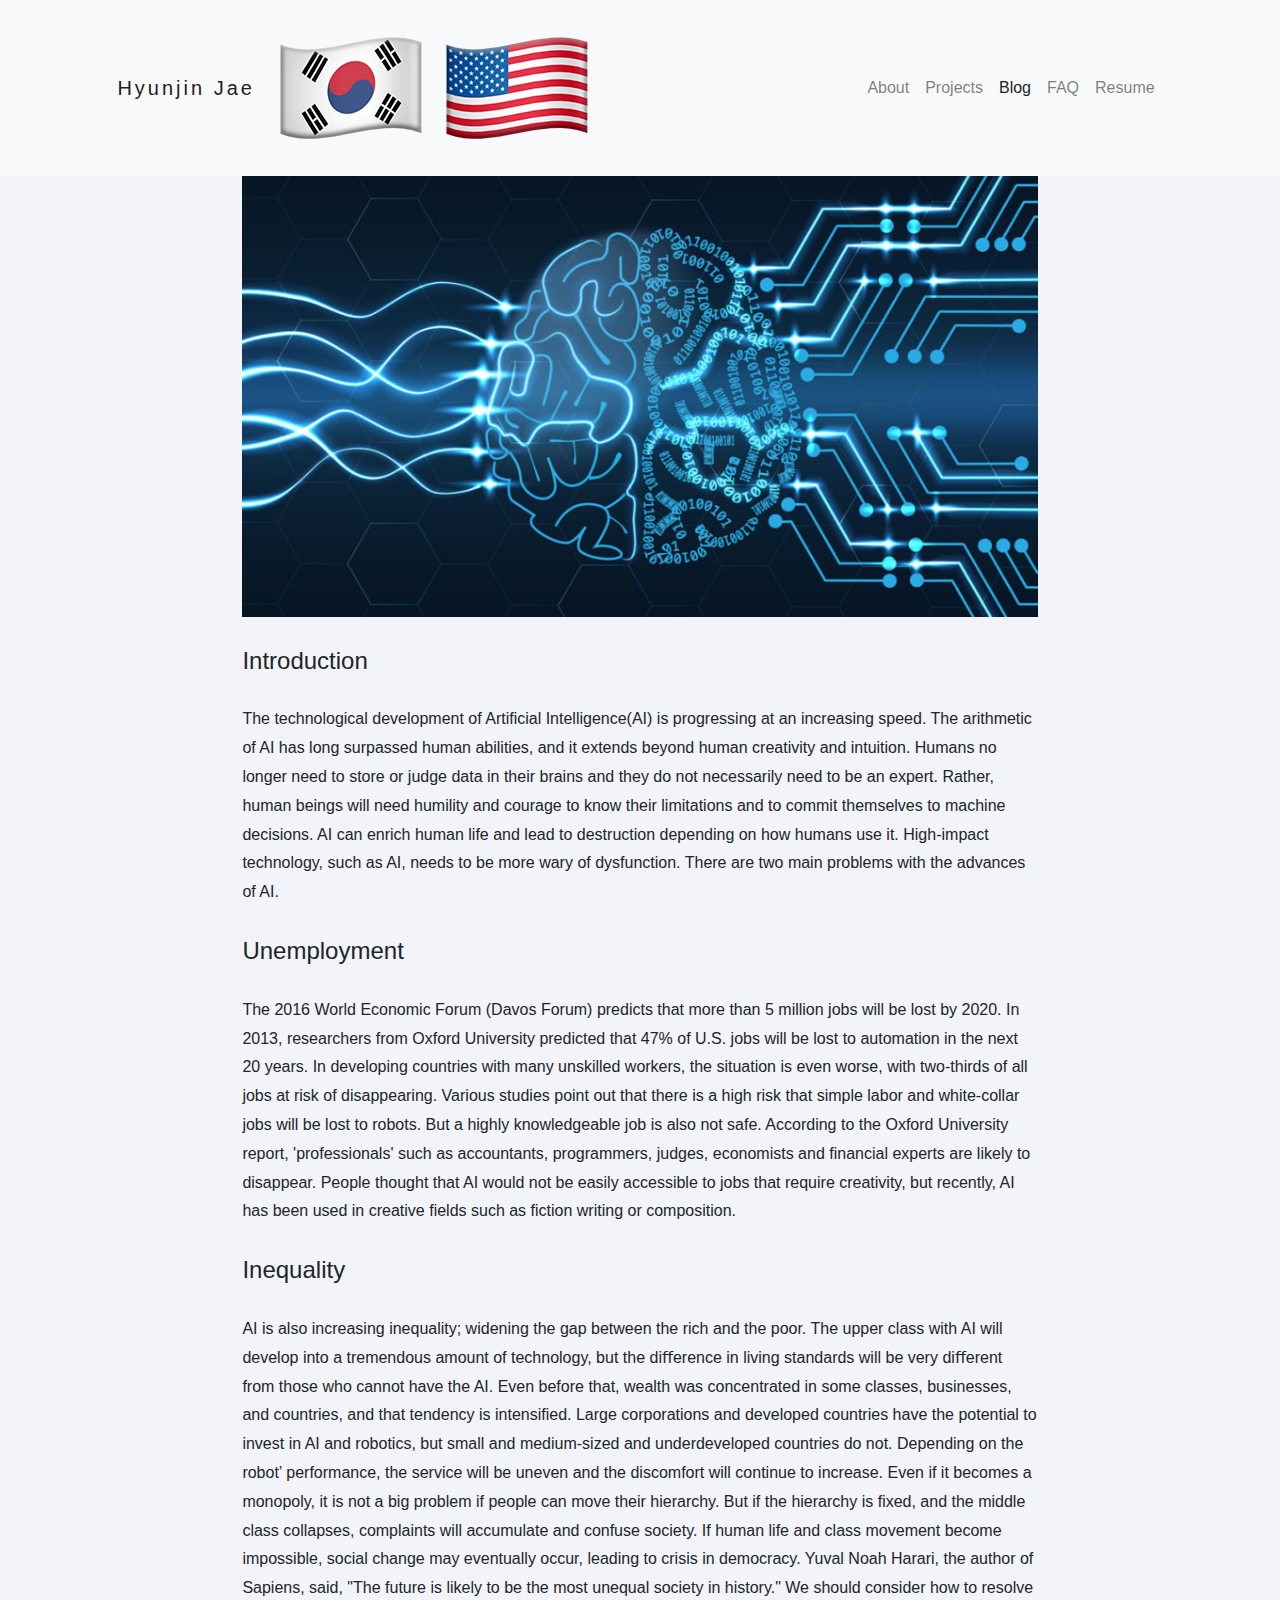
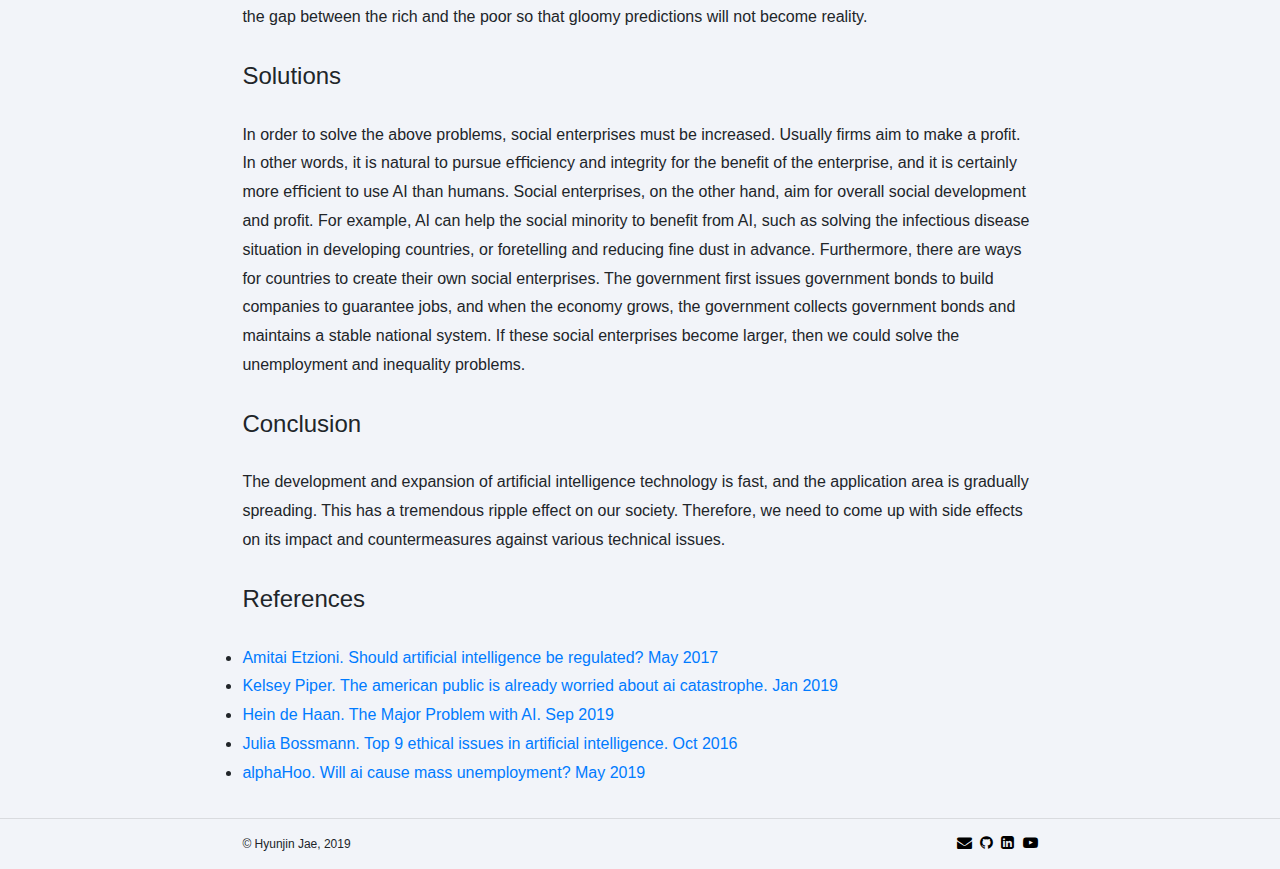
<file: blog/ai.html>
<!DOCTYPE html>
<html lang="en">
<head>
    <meta charset="utf-8">
    <meta name="viewport" content="width=device-width, initial-scale=1, shrink-to-fit=no">
    <title>Hyunjin Jae 제현진</title>
    <!-- jQuery -->
    <script src="https://code.jquery.com/jquery-3.2.1.slim.min.js" integrity="sha384-KJ3o2DKtIkvYIK3UENzmM7KCkRr/rE9/Qpg6aAZGJwFDMVNA/GpGFF93hXpG5KkN" crossorigin="anonymous"></script>
    <!-- Bootstrap for navbar -->
    <script src="https://maxcdn.bootstrapcdn.com/bootstrap/4.0.0/js/bootstrap.min.js" integrity="sha384-JZR6Spejh4U02d8jOt6vLEHfe/JQGiRRSQQxSfFWpi1MquVdAyjUar5+76PVCmYl" crossorigin="anonymous"></script>
    <!-- Bootstrap for styling-->
    <link rel="stylesheet" href="https://stackpath.bootstrapcdn.com/bootstrap/4.3.1/css/bootstrap.min.css" integrity="sha384-ggOyR0iXCbMQv3Xipma34MD+dH/1fQ784/j6cY/iJTQUOhcWr7x9JvoRxT2MZw1T" crossorigin="anonymous">
    <!-- Footer sns icons -->
    <link rel="stylesheet" href="https://cdnjs.cloudflare.com/ajax/libs/font-awesome/4.7.0/css/font-awesome.min.css">
    <!-- Css -->
    <link rel="stylesheet" type="text/css" href="../css/style.css">
    <!-- Js -->
    <script src="../js/translate.js"></script>
</head>
<body>
    <nav class="navbar navbar-expand-lg navbar-light bg-light fixed-top">
        <div class="container">
            <a class="navbar-brand main_name" href="../index.html">Hyunjin Jae</a>
            <div style="cursor: pointer"><span id="translateToKr"><img src="../img/kr.png" class="flag"></span> <span id="translateToEng"><img src="../img/usa.png" class="flag"></span></div>
            <button class="navbar-toggler" type="button" data-toggle="collapse" data-target="#navbarNavAltMarkup"
                    aria-controls="navbarNavAltMarkup" aria-expanded="false" aria-label="Toggle navigation">
                <span class="navbar-toggler-icon"></span>
            </button>
            <div class="collapse navbar-collapse" id="navbarNavAltMarkup">
                <div style="float: right; text-align: right" class="eng navbar-nav nav-right ml-auto">
                    <a class="nav-item nav-link" href="../about.html">About</a>
                    <a class="nav-item nav-link" href="../projects.html">Projects</a>
                    <a class="nav-item nav-link active" href="../blog.html">Blog</a>
                    <a class="nav-item nav-link" href="../faq.html">FAQ</a>
                    <a class="nav-item nav-link" href="/resume.pdf" target="_blank">Resume</a>
                </div>
                <div style="float: right; text-align: right" class="kr hide navbar-nav nav-right ml-auto">
                    <a class="nav-item nav-link" href="../about.html">나에 관하여</a>
                    <a class="nav-item nav-link" href="../projects.html">프로젝트</a>
                    <a class="nav-item nav-link active" href="../blog.html">블로그</a>
                    <a class="nav-item nav-link" href="../faq.html">질문모음</a>
                    <a class="nav-item nav-link" href="/resume.pdf" target="_blank">이력서</a>
                </div>
            </div>
        </div>
    </nav>

    <div class="eng about">
        <h2 class="blog_title">Artiﬁcial Intelligence Problems and Solutions</h2>

        <p class="blog_date">January 29, 2020</p>

        <img class="blog_img" src="../img/ai.jpg">
        <h4>Introduction</h4>
        <p class="blog_content">
            The technological development of Artiﬁcial Intelligence(AI) is progressing at an increasing speed. The arithmetic of AI has long surpassed human abilities, and it extends beyond human creativity and intuition. Humans no longer need to store or judge data in their brains and they do not necessarily need to be an expert. Rather, human beings will need humility and courage to know their limitations and to commit themselves to machine decisions. AI can enrich human life and lead to destruction depending on how humans use it. High-impact technology, such as AI, needs to be more wary of dysfunction. There are two main problems with the advances of AI.
        </p>
        <h4>Unemployment</h4>
        <p class="blog_content">
            The 2016 World Economic Forum (Davos Forum) predicts that more than 5 million jobs will be lost by 2020. In 2013, researchers from Oxford University predicted that 47% of U.S. jobs will be lost to automation in the next 20 years. In developing countries with many unskilled workers, the situation is even worse, with two-thirds of all jobs at risk of disappearing. Various studies point out that there is a high risk that simple labor and white-collar jobs will be lost to robots. But a highly knowledgeable job is also not safe. According to the Oxford University report, 'professionals' such as accountants, programmers, judges, economists and ﬁnancial experts are likely to disappear. People thought that AI would not be easily accessible to jobs that require creativity, but recently, AI has been used in creative ﬁelds such as ﬁction writing or composition.
        </p>
        <h4>Inequality</h4>
        <p class="blog_content">
            AI is also increasing inequality; widening the gap between the rich and the poor. The upper class with AI will develop into a tremendous amount of technology, but the diﬀerence in living standards will be very diﬀerent from those who cannot have the AI. Even before that, wealth was concentrated in some classes, businesses, and countries, and that tendency is intensiﬁed. Large corporations and developed countries have the potential to invest in AI and robotics, but small and medium-sized and underdeveloped countries do not. Depending on the robot’ performance, the service will be uneven and the discomfort will continue to increase. Even if it becomes a monopoly, it is not a big problem if people can move their hierarchy. But if the hierarchy is ﬁxed, and the middle class collapses, complaints will accumulate and confuse society. If human life and class movement become impossible, social change may eventually occur, leading to crisis in democracy. Yuval Noah Harari, the author of Sapiens, said, "The future is likely to be the most unequal society in history." We should consider how to resolve the gap between the rich and the poor so that gloomy predictions will not become reality.
        </p>
        <h4>Solutions</h4>
        <p class="blog_content">
            In order to solve the above problems, social enterprises must be increased. Usually ﬁrms aim to make a proﬁt. In other words, it is natural to pursue eﬃciency and integrity for the beneﬁt of the enterprise, and it is certainly more eﬃcient to use AI than humans. Social enterprises, on the other hand, aim for overall social development and proﬁt. For example, AI can help the social minority to beneﬁt from AI, such as solving the infectious disease situation in developing countries, or foretelling and reducing ﬁne dust in advance. Furthermore, there are ways for countries to create their own social enterprises. The government ﬁrst issues government bonds to build companies to guarantee jobs, and when the economy grows, the government collects government bonds and maintains a stable national system. If these social enterprises become larger, then we could solve the unemployment and inequality problems.
        </p>
        <h4>Conclusion</h4>
        <p class="blog_content">
            The development and expansion of artificial intelligence technology is fast, and the application area is gradually spreading. This has a tremendous ripple effect on our society. Therefore, we need to come up with side effects on its impact and countermeasures against various technical issues.
        </p>
        <h4>References</h4>
        <div class="blog_content" style="text-align: left;">
            <li><a target="_blank" href="https://issues.org/perspective-should-artificial-intelligence-be-regulated/">Amitai Etzioni. Should artiﬁcial intelligence be regulated? May 2017</a></li>
            <li><a target="_blank" href="https://www.vox.com/future-perfect/2019/1/9/18174081/fhi-govai-ai-safety-american-public-worried-ai-catastrophe">Kelsey Piper. The american public is already worried about ai catastrophe. Jan 2019</a></li>
            <li><a target="_blank" href="https://towardsdatascience.com/the-major-problem-with-ai-8f53cf7d3a50">Hein de Haan. The Major Problem with AI. Sep 2019</a></li>
            <li><a target="_blank" href="https://www.weforum.org/agenda/2016/10/top-10-ethical-issues-in-artificial-intelligence">Julia Bossmann. Top 9 ethical issues in artificial intelligence. Oct 2016</a></li>
            <li><a target="_blank" href="https://chatbotslife.com/will-ai-cause-mass-unemployment-f26537e5f25a">alphaHoo. Will ai cause mass unemployment? May 2019</a></li>
        </div>
    </div>

    <div class="kr hide about">
        <div class="ai_kr_title"><h2 class="blog_title">인공지능의 문제점과 해결방안</h2></div>

        <p class="blog_date">2020년 1월 29일</p>

        <img class="blog_img" src="../img/ai.jpg">
        <h4>서론</h4>
        <p class="blog_content kr_text_align">
            인공지능의 과학 기술은 굉장히 빠른 속도로 발전하고 있다. 인공지능의 산술은 이미 인간의 능력을 뛰어넘었고, 이것은 인간 고유의 창의성과 직관성까지 넘보고 있다. 인간은 더이상 머릿속에 데이터를 저장하거나 판단할 필요가 없어졌다. 앞으로 사람이 반드시 전문가일 필요는 없으며 오히려 인간은 자신의 한계를 알고 기계의 결정에 몸을 맡기는 상황이 되었다. 인공지능은 인간이 어떤 방법으로 사용하는가에 따라 인류의 삶을 풍요롭게 할 수 있고, 멸망의 길로 인도할 수도 있다. 인공지능과 같이 파급력이 큰 과학 기술은 더욱 역기능을 경계해야 한다. 인공지능의 발전이 가져올 문제점에는 크게 두 가지가 있다.
        </p>
        <h4>일자리 감소</h4>
        <p class="blog_content kr_text_align">
            2016년 세계경제포럼 (다보스포럼)에서는 2020년까지 500만 개 이상의 일자리가 사라질 거란 예측이 나왔다. 2013년, 영국 옥스퍼드 대학교 연구진은 앞으로 20년 안에 미국 일자리의 47%가 자동화로 인해 사라질 것이라고 전망했다. 비숙련 노동자가 많은 개발도상국의 상황은 더욱 심각해, 전체 일자리의 3분의 2가 사라질 위험에 처해 있다. 여러 학계에서는 로봇이 단순 노동과 사무직 같은 고도의 지식이 필요하지 않은 것들의 일자리를 뺏을 확률이 크다고 지적하고 있다. 하지만 고도의 지식을 필요로 하는 직업이라고 무조건 안전한 것은 아니다. 옥스퍼드 대학교 보고서에 따르면 사라질 가능성이 큰 직업 중에는 회계사, 프로그래머, 판사, 경제학자, 금융전문가 등 소위 '전문직'이 차지하는 비중도 컸다. 창의성을 발휘해야 하는 일자리는 인공지능이 쉽게 넘보지 못할 거란 시각이 주된 것이었지만, 최근에는 소설 쓰기와 작곡 등 창의적인 영역에도 인공지능이 침투하고 있다.
        </p>
        <h4>기회 불평등</h4>
        <p class="blog_content kr_text_align">
            인공지능으로 인해 사회적 빈부 격차 또한 심해지는 추세다. 인공지능이 보급된 상위층은 엄청난 기술력으로 발전하고 있지만, 그 기술력을 가질 수 없는 사람들과는 생활 수준 차이가 매우 심해진다. 그전에도 부는 일부 계층, 기업, 국가에 집중되었는데 그 경향성이 더 강화되는 것이다. 대기업과 선진국은 인공지능과 로봇에 투자할 여력이 있지만, 중소기업과 후진국은 그렇지 못하다. 보유한 로봇의 성능에 따라 서비스가 불평등하게 발생하고 그로 인한 위화감 심화가 계속될 것이다. 부가 독점되더라도 계층 상승을 할 수 있다면 큰 문제가 되지 않는다. 하지만 신분이 고착화되고, 기득권화되며, 중산층이 붕괴하면 불만이 누적되어 사회가 혼란스러워질 것이다. 인간다운 삶이 불가능하고, 또 계층 이동이 불가능해지면 결국 사회변화가 일어나 민주주의에 위기가 올 수 있다. <사피엔스>의 저자 유발 하라리는 "다가올 미래는 역사상 가장 불평등한 사회가 될 가능성이 높다"라고 언급한 바 있다. 암울한 예측이 현실이 되지 않도록 지금부터라도 빈부격차 해소 방법을 위한 정부와 사회 각계각층의 관심과 노력이 필요한 시점이다.
        </p>
        <h4>해결 방안</h3>
        <p class="blog_content kr_text_align">
            위에 언급했던 문제들을 해결하기 위해 우리는 사회적 기업을 증가시켜야 한다. 보통 기업은 이윤 추구를 목적으로 삼는다. 즉, 기업 이익을 위해 효율성과 무결성을 추구하는 것이다. 따라서 기업들은 인간보다 인공지능 사용을 선호하며 그것이 더 효율적일 수 밖에 없다. 반면에, 사회적 기업은 전반적인 사회 발전과 이윤 추구를 목적으로 한다. 예를 들어, 인공지능을 이용하여 개발도상국의 전염병 확산을 해결하거나, 미세먼지를 예고하고 감소시키는 연구를 하는 등 사회적 소수자까지 인공지능의 혜택을 같이 누릴 수 있도록 하는 것이다. 더 나아가, 국가가 직접 사회적 기업을 만드는 방법도 있다. 국가가 먼저 국채를 내어 회사를 세워 일자리를 보장하고, 경제가 성장했을 때에는 국채를 회수해 안정적인 국가 시스템을 유지하는 것이다. 이러한 사회적 기업들이 많아진다면, 사람들에게 일자리를 보장할 뿐만 아니라 인공지능의 혜택 불평등까지 해결 할 수 있다.
        </p>
        <h4>결론</h4>
        <p class="blog_content kr_text_align">
            인공지능 기술의 발전 및 확장 속도가 빠르고 응용 영역이 점차 방대해짐에 따라 우리 사회에 커다란 파급 효과를 가져온다. 그러므로 우리는 그 영향력에 대한 부작용이나 여러 기술적 이슈들에 대한 대응 방안을 마련할 필요가 있다.
        </p>
        <h4>참조</h4>
        <div class="blog_content" style="text-align: left;">
            <li><a target="_blank" href="https://issues.org/perspective-should-artificial-intelligence-be-regulated/">아미타이 에치 오니. 인공지능이 규제되어야 하는가? 2017년 5월</a></li>
            <li><a target="_blank" href="https://www.vox.com/future-perfect/2019/1/9/18174081/fhi-govai-ai-safety-american-public-worried-ai-catastrophe">켈시 파이퍼. 미국의 대중들은 이미 인공지능의 재앙에 대해 걱정하고있다. 2019년 1월</a></li>
            <li><a target="_blank" href="https://towardsdatascience.com/the-major-problem-with-ai-8f53cf7d3a50">하인드 데 한. 인공지능에 관한 주된 문제. 2019 년 9월</a></li>
            <li><a target="_blank" href="https://www.weforum.org/agenda/2016/10/top-10-ethical-issues-in-artificial-intelligence">줄리아 보스만. 인공지능의 9가지 윤리문제. 2016년 10월</a></li>
            <li><a target="_blank" href="https://chatbotslife.com/will-ai-cause-mass-unemployment-f26537e5f25a">알파후. 인공지능은 큰 실업률을 유발합니까? 2019년 5월</a></li>
        </div>
            
    </div>

    <hr>
    <footer>
        <p>© Hyunjin Jae, 2019</p>
        <div class="footer-sns">
            <a href="mailto:hyunjineeey@gmail.com" target="_blank"><i class="fa fa-envelope foot-sns" ria-hidden="true"></i></a>
            <a href="https://github.com/hyunjineeey" target="_blank"><i class="fa fa-github foot-sns" aria-hidden="true"></i></a>
            <a href="https://www.linkedin.com/in/hyunjineeey/" target="_blank"><i class="fa fa-linkedin-square foot-sns" aria-hidden="true"></i></a>
            <a href="https://www.youtube.com/channel/UCkXvgmur7Infi6w-KoIhPWw?view_as=subscriber" target="_blank"><i class="fa fa-youtube-play foot-sns" aria-hidden="true"></i></a>
        </div>
    </footer>
</body>
</html>
</file>
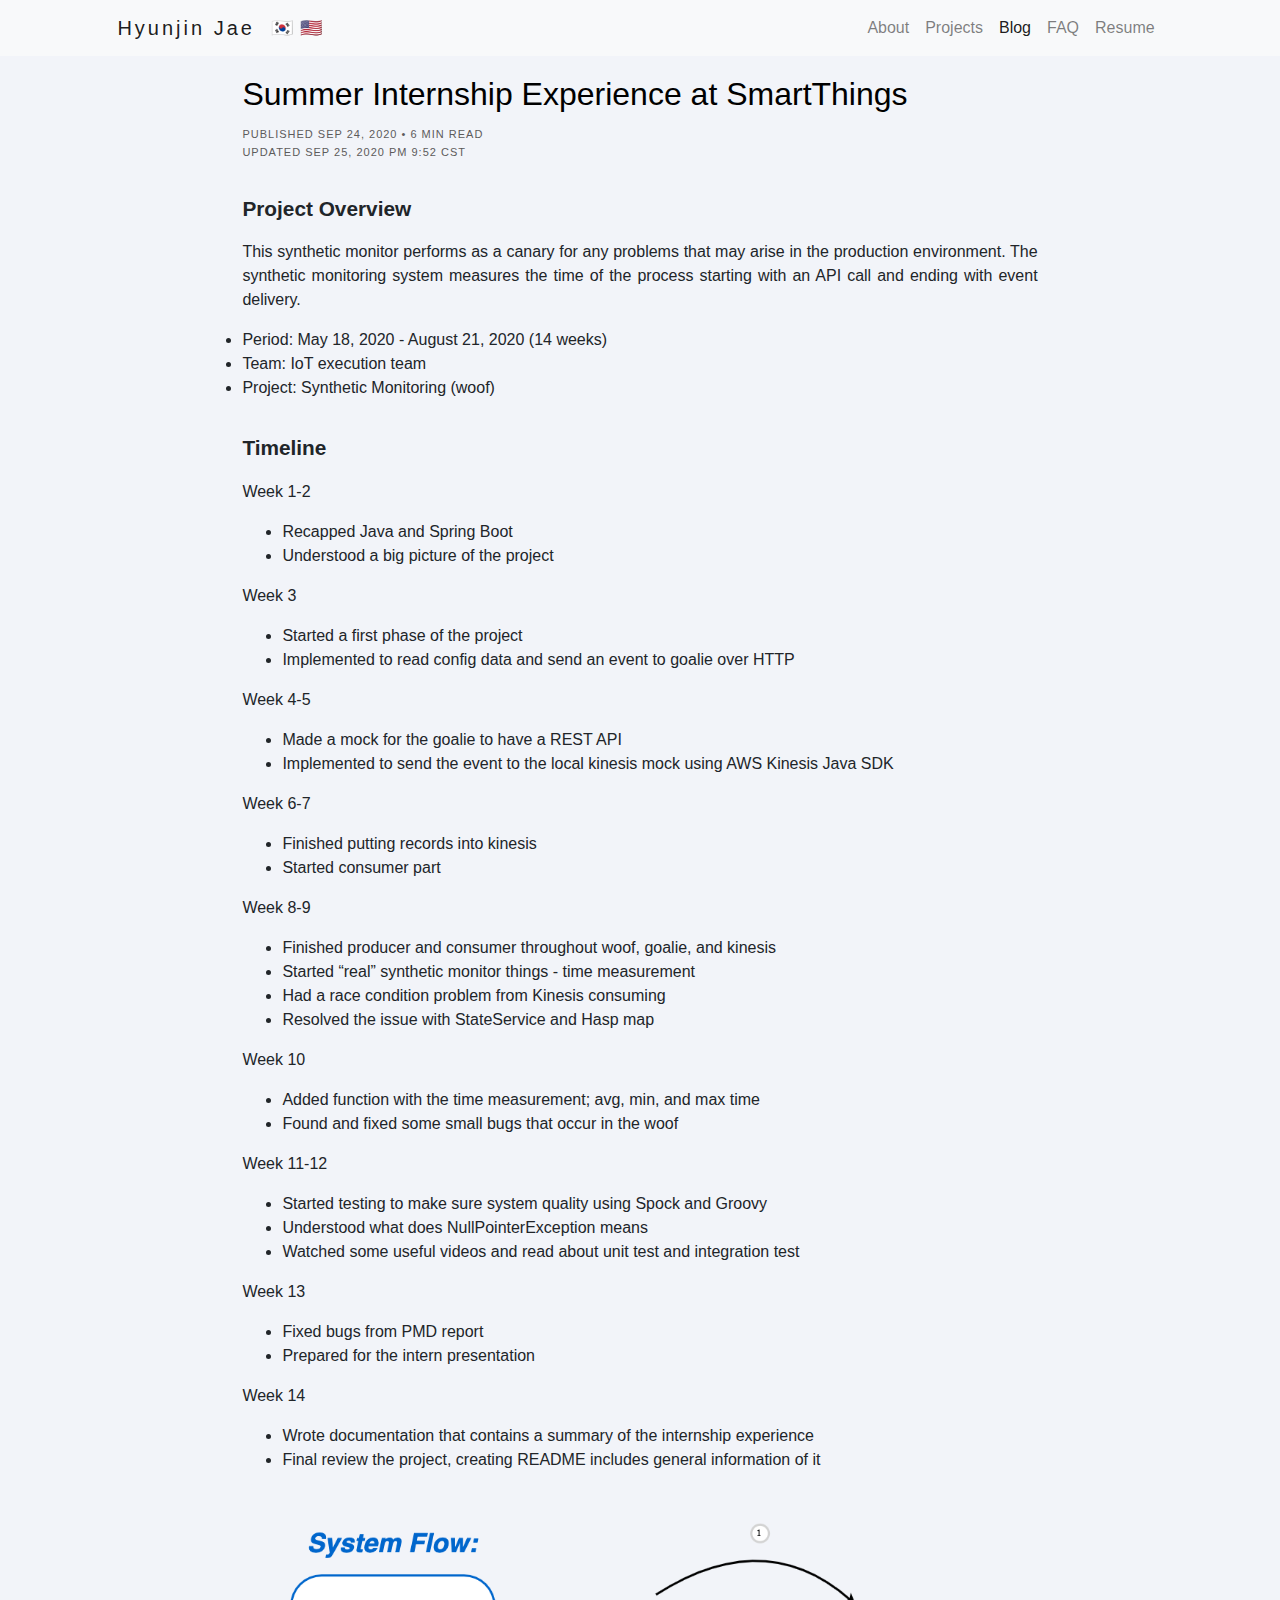
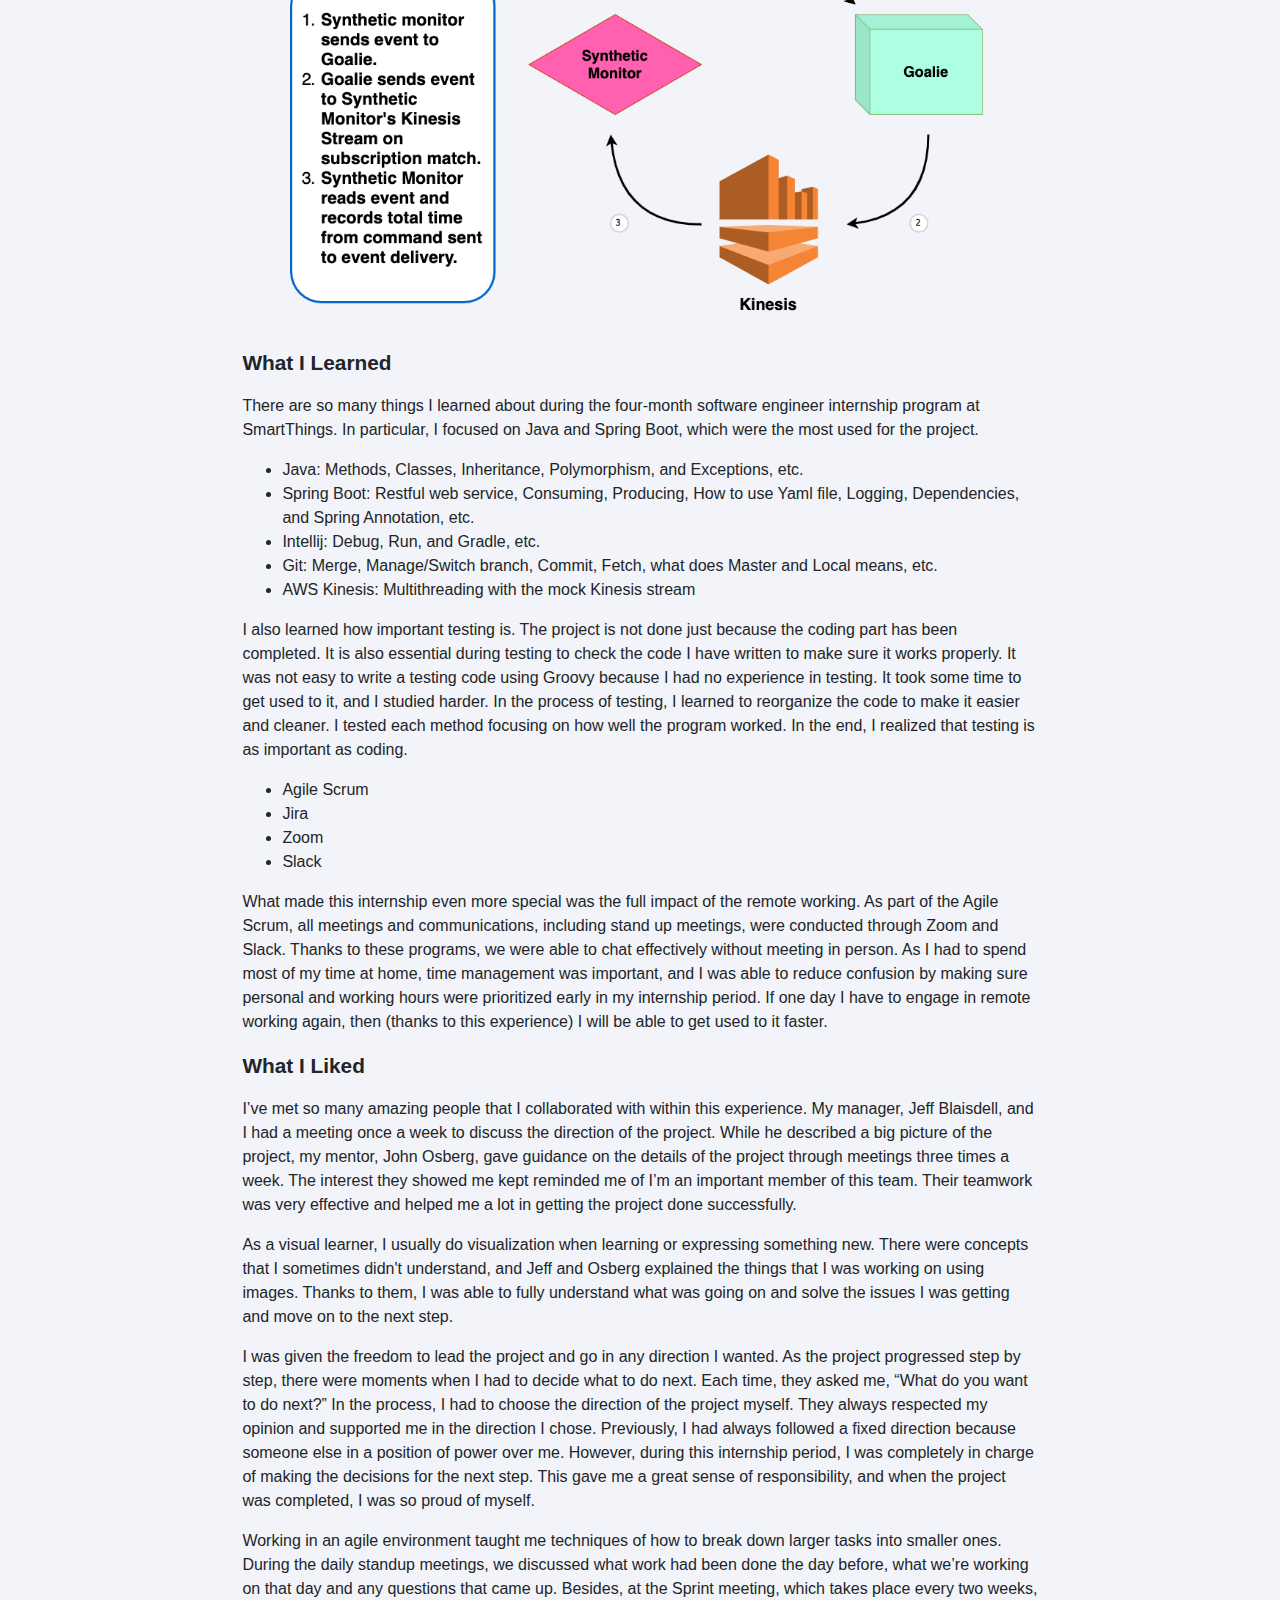
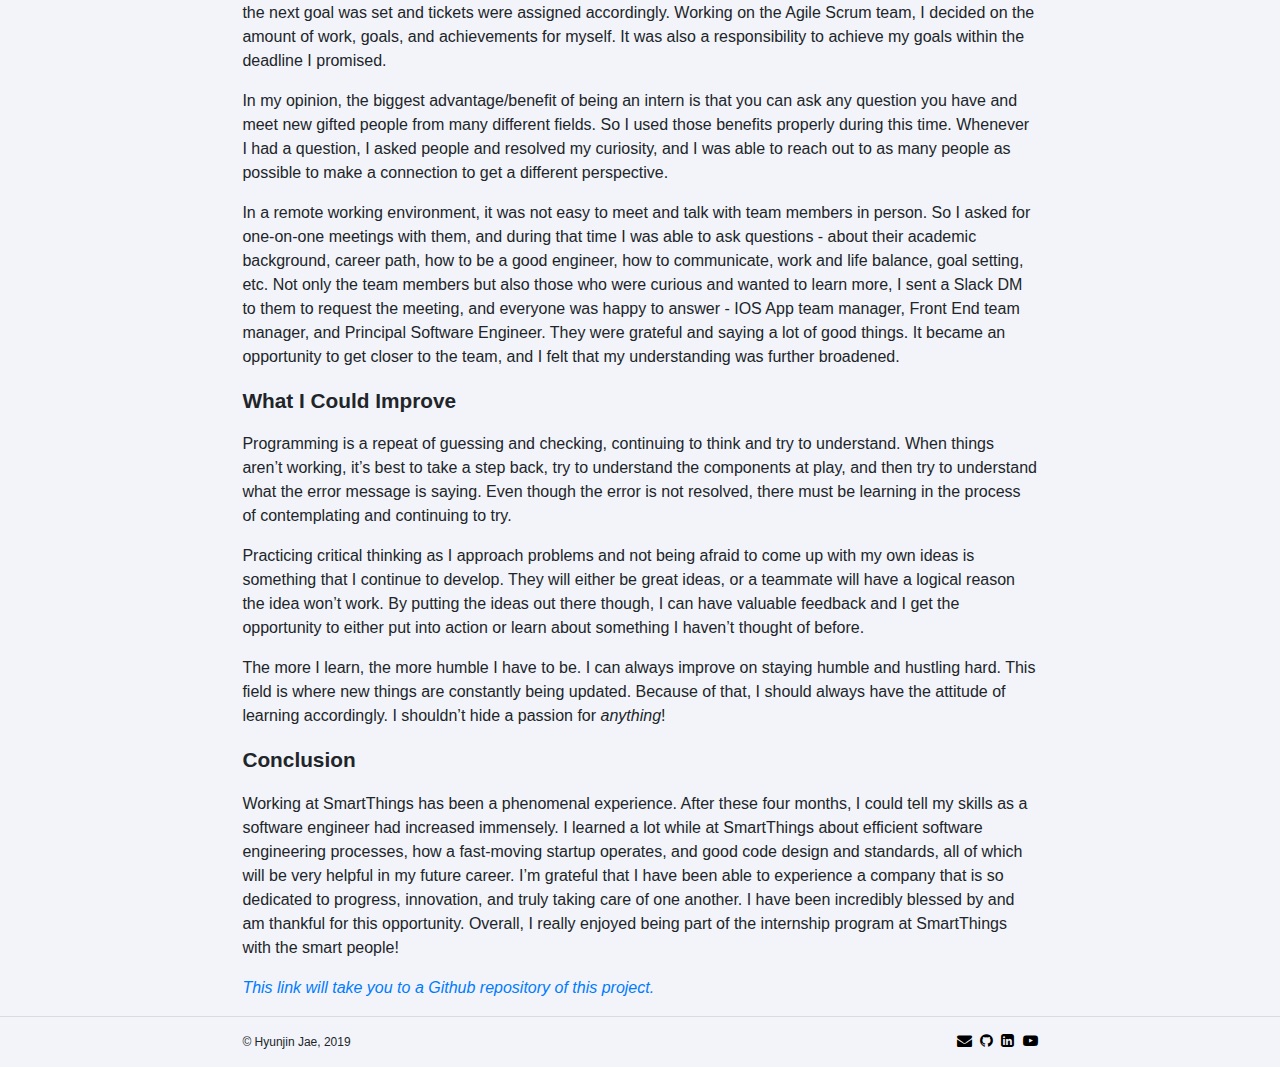
<file: blog/internship.html>
<!DOCTYPE html>
<html lang="en">
  <head>
    <meta charset="utf-8" />
    <meta
      name="viewport"
      content="width=device-width, initial-scale=1, shrink-to-fit=no"
    />
    <title>Hyunjin Jae 제현진</title>
    <!-- jQuery -->
    <script
      src="https://code.jquery.com/jquery-3.2.1.slim.min.js"
      integrity="sha384-KJ3o2DKtIkvYIK3UENzmM7KCkRr/rE9/Qpg6aAZGJwFDMVNA/GpGFF93hXpG5KkN"
      crossorigin="anonymous"
    ></script>
    <!-- Bootstrap for navbar -->
    <script
      src="https://maxcdn.bootstrapcdn.com/bootstrap/4.0.0/js/bootstrap.min.js"
      integrity="sha384-JZR6Spejh4U02d8jOt6vLEHfe/JQGiRRSQQxSfFWpi1MquVdAyjUar5+76PVCmYl"
      crossorigin="anonymous"
    ></script>
    <!-- Bootstrap for styling-->
    <link
      rel="stylesheet"
      href="https://stackpath.bootstrapcdn.com/bootstrap/4.3.1/css/bootstrap.min.css"
      integrity="sha384-ggOyR0iXCbMQv3Xipma34MD+dH/1fQ784/j6cY/iJTQUOhcWr7x9JvoRxT2MZw1T"
      crossorigin="anonymous"
    />
    <!-- Footer sns icons -->
    <link
      rel="stylesheet"
      href="https://cdnjs.cloudflare.com/ajax/libs/font-awesome/4.7.0/css/font-awesome.min.css"
    />
    <!-- Css -->
    <link rel="stylesheet" type="text/css" href="../css/style.css" />
    <!-- Js -->
    <script src="../js/translate.js"></script>
  </head>

  <body>
    <nav class="navbar navbar-expand-lg navbar-light bg-light fixed-top">
      <div class="container">
        <a class="navbar-brand main_name" href="../index.html">Hyunjin Jae</a>
        <div style="cursor: pointer">
          <span id="translateToKr" class="flag">🇰🇷 </span>
          <span id="translateToEng" class="flag">🇺🇸</span>
        </div>
        <button
          class="navbar-toggler"
          type="button"
          data-toggle="collapse"
          data-target="#navbarNavAltMarkup"
          aria-controls="navbarNavAltMarkup"
          aria-expanded="false"
          aria-label="Toggle navigation"
        >
          <span class="navbar-toggler-icon"></span>
        </button>
        <div class="collapse navbar-collapse" id="navbarNavAltMarkup">
          <div
            style="float: right; text-align: right"
            class="eng navbar-nav nav-right ml-auto"
          >
            <a class="nav-item nav-link" href="../about.html">About</a>
            <a class="nav-item nav-link" href="../projects.html">Projects</a>
            <a class="nav-item nav-link active" href="../blog.html">Blog</a>
            <a class="nav-item nav-link" href="../faq.html">FAQ</a>
            <a class="nav-item nav-link" href="/resume.pdf" target="_blank"
              >Resume</a
            >
          </div>
          <div
            style="float: right; text-align: right"
            class="kr hide navbar-nav nav-right ml-auto"
          >
            <a class="nav-item nav-link" href="../about.html">나에 관하여</a>
            <a class="nav-item nav-link" href="../projects.html">프로젝트</a>
            <a class="nav-item nav-link active" href="../blog.html">블로그</a>
            <a class="nav-item nav-link" href="../faq.html">질문모음</a>
            <a class="nav-item nav-link" href="/resume.pdf" target="_blank"
              >이력서</a
            >
          </div>
        </div>
      </div>
    </nav>

    <div class="about">
      <div class="eng ai_kr_title">
        <h2 class="blog_title">
          Summer Internship Experience at SmartThings
        </h2>
      </div>
      <div class="kr hide ai_kr_title">
        <h2 class="blog_title">SmartThings 여름 인턴십 후기</h2>
      </div>

      <p class="eng blog_date">
        Published Sep 24, 2020 • 6 min read<br />
        Updated Sep 25, 2020 PM 9:52 CST
      </p>

      <p class="kr hide blog_date">
        최초 입력 2020년 9월 24일 • 6분 읽기<br />
        최종 수정 2020년 9월 25일 오후 9:52 CST
      </p>

      <div id="intern_intro">
        <div class="eng">
          <p class="blog_section_title"><b>Project Overview</b></p>
          <p style="text-align: justify">
            This synthetic monitor performs as a canary for any problems that
            may arise in the production environment. The synthetic monitoring
            system measures the time of the process starting with an API call
            and ending with event delivery.
          </p>

          <li>Period: May 18, 2020 - August 21, 2020 (14 weeks)</li>
          <li>Team: IoT execution team</li>
          <li>Project: Synthetic Monitoring (woof)</li>
        </div>

        <div class="kr hide kr_text_align">
          <p class="blog_section_title"><b>프로젝트 개요</b></p>
          <p>
            인턴 기간 동안 진행했던 종합 모니터 시스템은 프로덕션 환경에서
            발생할 수 있는 모든 문제에 대해 카나리아 역할을 합니다. 이것은 API
            호출에서 시작해 이벤트 전달로 끝나는 프로세스 시간을 측정해
            기록합니다.
          </p>

          <li>기간: 2020년 5월 18일 - 8월 21일 (14 주)</li>
          <li>팀: IoT execution team</li>
          <li>프로젝트: 종합 모니터 시스템 (woof)</li>
        </div>
      </div>

      <div class="eng">
        <p class="blog_section_title"><b>Timeline</b></p>

        <p>Week 1-2</p>
        <ul>
          <li>Recapped Java and Spring Boot</li>
          <li>Understood a big picture of the project</li>
        </ul>

        <p>Week 3</p>
        <ul>
          <li>Started a first phase of the project</li>
          <li>
            Implemented to read config data and send an event to goalie over
            HTTP
          </li>
        </ul>

        <p>Week 4-5</p>
        <ul>
          <li>Made a mock for the goalie to have a REST API</li>
          <li>
            Implemented to send the event to the local kinesis mock using AWS
            Kinesis Java SDK
          </li>
        </ul>

        <p>Week 6-7</p>
        <ul>
          <li>Finished putting records into kinesis</li>
          <li>Started consumer part</li>
        </ul>

        <p>Week 8-9</p>
        <ul>
          <li>
            Finished producer and consumer throughout woof, goalie, and kinesis
          </li>
          <li>Started “real” synthetic monitor things - time measurement</li>
          <li>Had a race condition problem from Kinesis consuming</li>
          <li>Resolved the issue with StateService and Hasp map</li>
        </ul>

        <p>Week 10</p>
        <ul>
          <li>
            Added function with the time measurement; avg, min, and max time
          </li>
          <li>Found and fixed some small bugs that occur in the woof</li>
        </ul>

        <p>Week 11-12</p>
        <ul>
          <li>
            Started testing to make sure system quality using Spock and Groovy
          </li>
          <li>Understood what does NullPointerException means</li>
          <li>
            Watched some useful videos and read about unit test and integration
            test
          </li>
        </ul>

        <p>Week 13</p>
        <ul>
          <li>Fixed bugs from PMD report</li>
          <li>Prepared for the intern presentation</li>
        </ul>

        <p>Week 14</p>
        <ul>
          <li>
            Wrote documentation that contains a summary of the internship
            experience
          </li>
          <li>
            Final review the project, creating README includes general
            information of it
          </li>
        </ul>
      </div>

      <div class="kr hide">
        <p class="blog_section_title"><b>타임라인</b></p>
        <p>1-2주 차</p>
        <ul>
          <li>Java와 Spring Boot 상기시키며 공부하기</li>
          <li>프로젝트의 전반적인 상황 이해하기</li>
        </ul>

        <p>3주 차</p>
        <ul>
          <li>본격적인 프로젝트의 첫 단계 시작</li>
          <li>Config data를 읽고 HTTP를 활용해 goalie로 이벤트 보내기</li>
        </ul>

        <p>4-5주 차</p>
        <ul>
          <li>REST API와 goalie를 사용하기 위한 mock 생성</li>
          <li>
            AWS Kinesis Java SDK를 활용해 로컬 Kinesis mock으로 이벤트 보내기
          </li>
        </ul>

        <p>6-7주 차</p>
        <ul>
          <li>Records를 Kinesis로 보내는 작업 마무리</li>
          <li>Consumer part 시작</li>
        </ul>

        <p>8-9주 차</p>
        <ul>
          <li>
            Woof, Goalie, 그리고 Kinesis에 걸친 모든 Producer와 Consumer 부분
            마무리
          </li>
          <li>종합 모니터링 시스템의 기능 구현 - 시간 측정</li>
          <li>Kinesis consuming 부분에서 race condition 문제 발생</li>
          <li>StateService와 Hasp map을 이용해 위의 문제를 해결</li>
        </ul>

        <p>10주 차</p>
        <ul>
          <li>시간 측정에 관한 기능 추가 - 평균, 최대, 최소 시간</li>
          <li>프로그램 내에 발생하는 작은 버그들을 발견 및 해결</li>
        </ul>

        <p>11-12주 차</p>
        <ul>
          <li>Spock와 Groovy를 사용해 시스템 품질 확인을 위한 테스팅 시작</li>
          <li>NullPointerException의 의미를 이해하기 위해 노력함</li>
          <li>Unit test와 Integration test에 관한 자료들을 공부</li>
        </ul>

        <p>13주 차</p>
        <ul>
          <li>PMD report에서 발견된 오류들을 해결</li>
          <li>인턴 프레젠테이션 준비</li>
        </ul>

        <p>14주 차</p>
        <ul>
          <li>인턴십 경험에 관한 문서 작성</li>
          <li>
            프로젝트의 전반적인 정보를 담은 README 작성과 마지막으로 프로그램
            체크
          </li>
        </ul>
      </div>

      <div style="text-align: center; width: 100%">
        <img
          src="../img/diagram.png"
          style="width: 90%; height: 60%; margin: 2em 0 2em 0"
        />
      </div>

      <div class="eng">
        <p class="blog_section_title"><b>What I Learned</b></p>
        <p>
          There are so many things I learned about during the four-month
          software engineer internship program at SmartThings. In particular, I
          focused on Java and Spring Boot, which were the most used for the
          project.
        </p>
        <ul>
          <li>
            Java: Methods, Classes, Inheritance, Polymorphism, and Exceptions,
            etc.
          </li>
          <li>
            Spring Boot: Restful web service, Consuming, Producing, How to use
            Yaml file, Logging, Dependencies, and Spring Annotation, etc.
          </li>
          <li>Intellij: Debug, Run, and Gradle, etc.</li>
          <li>
            Git: Merge, Manage/Switch branch, Commit, Fetch, what does Master
            and Local means, etc.
          </li>
          <li>AWS Kinesis: Multithreading with the mock Kinesis stream</li>
        </ul>
        <p>
          I also learned how important testing is. The project is not done just
          because the coding part has been completed. It is also essential
          during testing to check the code I have written to make sure it works
          properly. It was not easy to write a testing code using Groovy because
          I had no experience in testing. It took some time to get used to it,
          and I studied harder. In the process of testing, I learned to
          reorganize the code to make it easier and cleaner. I tested each
          method focusing on how well the program worked. In the end, I realized
          that testing is as important as coding.
        </p>
        <ul>
          <li>Agile Scrum</li>
          <li>Jira</li>
          <li>Zoom</li>
          <li>Slack</li>
        </ul>
        <p>
          What made this internship even more special was the full impact of the
          remote working. As part of the Agile Scrum, all meetings and
          communications, including stand up meetings, were conducted through
          Zoom and Slack. Thanks to these programs, we were able to chat
          effectively without meeting in person. As I had to spend most of my
          time at home, time management was important, and I was able to reduce
          confusion by making sure personal and working hours were prioritized
          early in my internship period. If one day I have to engage in remote
          working again, then (thanks to this experience) I will be able to get
          used to it faster.
        </p>
      </div>

      <div class="kr hide">
        <p class="blog_section_title"><b>배운 것들</b></p>

        <p>
          4개월의 인턴 기간 동안 배운 것은 정말 많다 - 특히 가장 메인으로
          사용했던 Java와 Spring Boot.
        </p>
        <ul>
          <li>Java: 메소드, 클래스, 상속, 다형성, 예외처리, 등등.</li>
          <li>
            Spring Boot: Restful web service, Consuming, Producing, Yaml 파일
            사용법, 로깅, Dependencies, Spring Annotation, 등등.
          </li>
          <li>Intellij: 디버깅, 실행, Gradle, 등등.</li>
          <li>
            Git: Merge, Branch 관리/수정, Commit, Fetch, 마스터와 로컬의 의미,
            등등.
          </li>
          <li>AWS Kinesis: Mock Kinesis stream과 함께 실행한 멀티스레딩</li>
        </ul>
        <p class="kr_text_align">
          테스팅의 중요성도 새로 알게 되었다. 프로그램이 완성됐다고 하여 끝난
          것이 아니라, 내가 짠 코드들이 제대로 작동하는지 점검하는 과정도 꼭
          필요하다는 것이다. 이전에 테스팅 했던 경험이 없어서 Groovy를 활용해
          테스팅 코드를 짜는 게 쉽지만은 않았다. 처음이라 익숙해지는 데에 시간이
          조금 걸렸지만, 더 열심히 공부하며 익혀나갔다. 테스팅을 하는 과정에서
          원래 짜여있던 코드들을 다시 재정비하며 더 쉽고, 깔끔하게 정리할 수
          있었다. 그와 동시에, 프로그램이 잘 돌아가는지 Method 하나하나에
          집중하며 테스트를 거쳐나갔다. 결과적으로, 테스팅도 코딩만큼 중요한
          과정임을 확실히 깨달았다.
        </p>
        <ul>
          <li>Agile Scrum</li>
          <li>Jira</li>
          <li>Zoom</li>
          <li>Slack</li>
        </ul>

        <p class="kr_text_align">
          이번 인턴 과정이 더욱더 특별했던 것은 전면적인 재택근무의 영향이 크다.
          Agile Scrum의 일환으로 Stand up meeting을 포함한 모든 미팅과 대화는
          Zoom과 Slack을 통해 이루어졌다. 덕분에 팀원들과 직접 만나지 않고도
          효과적인 의사소통이 가능했다. 집에서 보내는 시간이 많아지면서 시간
          관리가 중요했다. 인턴 초기 때 미리 개인 시간과 업무 시간을 확실히
          분류한 덕에 혼란을 줄일 수 있었다. 언젠가 다시 재택근무 환경이
          다가온다면, 그때는 (이번 경험 덕분에) 더 빠르게 익숙해질 수 있을
          것이다.
        </p>
      </div>

      <div class="eng">
        <p class="blog_section_title"><b>What I Liked</b></p>

        <p>
          I’ve met so many amazing people that I collaborated with within this
          experience. My manager, Jeff Blaisdell, and I had a meeting once a
          week to discuss the direction of the project. While he described a big
          picture of the project, my mentor, John Osberg, gave guidance on the
          details of the project through meetings three times a week. The
          interest they showed me kept reminded me of I’m an important member of
          this team. Their teamwork was very effective and helped me a lot in
          getting the project done successfully.
        </p>
        <p>
          As a visual learner, I usually do visualization when learning or
          expressing something new. There were concepts that I sometimes didn't
          understand, and Jeff and Osberg explained the things that I was
          working on using images. Thanks to them, I was able to fully
          understand what was going on and solve the issues I was getting and
          move on to the next step.
        </p>
        <p>
          I was given the freedom to lead the project and go in any direction I
          wanted. As the project progressed step by step, there were moments
          when I had to decide what to do next. Each time, they asked me, “What
          do you want to do next?” In the process, I had to choose the direction
          of the project myself. They always respected my opinion and supported
          me in the direction I chose. Previously, I had always followed a fixed
          direction because someone else in a position of power over me.
          However, during this internship period, I was completely in charge of
          making the decisions for the next step. This gave me a great sense of
          responsibility, and when the project was completed, I was so proud of
          myself.
        </p>
        <p>
          Working in an agile environment taught me techniques of how to break
          down larger tasks into smaller ones. During the daily standup
          meetings, we discussed what work had been done the day before, what
          we’re working on that day and any questions that came up. Besides, at
          the Sprint meeting, which takes place every two weeks, the next goal
          was set and tickets were assigned accordingly. Working on the Agile
          Scrum team, I decided on the amount of work, goals, and achievements
          for myself. It was also a responsibility to achieve my goals within
          the deadline I promised.
        </p>
        <p>
          In my opinion, the biggest advantage/benefit of being an intern is
          that you can ask any question you have and meet new gifted people from
          many different fields. So I used those benefits properly during this
          time. Whenever I had a question, I asked people and resolved my
          curiosity, and I was able to reach out to as many people as possible
          to make a connection to get a different perspective.
        </p>
        <p>
          In a remote working environment, it was not easy to meet and talk with
          team members in person. So I asked for one-on-one meetings with them,
          and during that time I was able to ask questions - about their
          academic background, career path, how to be a good engineer, how to
          communicate, work and life balance, goal setting, etc. Not only the
          team members but also those who were curious and wanted to learn more,
          I sent a Slack DM to them to request the meeting, and everyone was
          happy to answer - IOS App team manager, Front End team manager, and
          Principal Software Engineer. They were grateful and saying a lot of
          good things. It became an opportunity to get closer to the team, and I
          felt that my understanding was further broadened.
        </p>
      </div>

      <div class="kr hide kr_text_align">
        <p class="blog_section_title"><b>좋아했던 것들</b></p>
        <p>
          나는 이 경험을 통해 정말 훌륭한 분들을 만났다. 매니저 Jeff와 일주일에
          한 번씩 미팅을 가지며 프로젝트의 진행 방향에 대해 논의했다. 그가
          프로젝트의 큰 그림을 그려주면, 멘토 Osberg는 매주 3회의 미팅을 통해
          프로젝트의 세부 사항에 대해 지도해 주었다. 그들은 업무적인 것뿐만
          아니라, 개인적인 조언도 아끼지 않았다. 그들이 나에게 보여준 관심은
          '내가 정말 이 팀의 중요한 일원이구나!'를 지속해서 느끼게 해주었다.
          그들의 팀워크는 매우 효과적이었으며 인턴십을 성공적으로 끝마치는 데에
          큰 도움이 되었다.
        </p>
        <p>
          나는 Visual learner로서, 새로운 것을 배우거나 표현할 때 시각화를 주로
          하는 편이다. 가끔 일하면서 이해가 잘 되지 않는 개념들이 있었는데
          그때마다 Jeff와 Osberg는 이미지를 이용해 설명해주었다. 덕분에 내가
          처해있는 상황에 대해 이해가 잘 되었고, 오류를 해결해 다음 단계로
          나아갈 수 있었다.
        </p>
        <p>
          나는 프로젝트를 이끌고 내가 원하는 방향으로 나아 갈 수 있는 자유를
          얻었다. 프로젝트가 단계별로 진행됨에 따라, 다음 단계에는 어떤 것을
          하면 좋을지 결정해야 하는 순간들이 있었다. 그럴 때마다 그들은 나에게
          ‘다음 단계에는 무엇을 해야 할까?’ 하며 의견을 물었고, 그 과정에서 나는
          프로젝트의 방향을 스스로 선택해야만 했다. 그들은 언제나 나의 의견을
          존중해주었고, 내가 선택한 방향에 대해 지원해주었다. 이전에는 늘 정해진
          길로만 갔다면, 이 기간동안은 오로지 나의 선택이 다음을 결정했다.
          이것은 큰 책임감을 안겨주었으며, 프로젝트가 완성되었을 때에는 자부심과
          뿌듯함도 함께 느낄 수 있었다.
        </p>
        <p>
          에자일 프로세스로 인해 프로젝트는 더 효율적이고 신속하게 진행되었다.
          매일 갖는 Standup 미팅에서 우리는 각자 진행 중인 프로젝트에 관해
          이야기했다. 어제 무엇을 했는지/오늘은 어떤 부분을 할 것인지/혹시
          어려움이 있다면 무엇인지 등등을 이야기하며 의견을 나눴다. 또한, 2주에
          한 번씩 이루어지는 Sprint 미팅에서 다음 목표를 정하고 각자 그에 맞는
          티켓을 할당받았다. Agile Scrum팀에서 일하면서 나는 내가 해야 할 일들에
          대해 자율 관리 하며 스스로 업무 분량, 목표, 달성 방안을 결정했다.
          그리고 내가 약속한 기한 안에 목표를 달성해야 한다는 책임도 함께
          지어졌다.
        </p>
        <p>
          내가 생각하는 인턴의 가장 큰 장점/혜택은 어떤 질문을 해도 가능하다는
          점과 새롭고 재능있는 사람들을 여러 분야에서 만나볼 수 있다는 것이다.
          그리고 나는 그 혜택들을 적절히 사용했다. 궁금한 점이 생기면 바로
          질문하며 호기심을 풀어나갔고, 견해를 넓히기 위해 최대한 많은
          사람들에게 다가가 네트워크를 형성했다.
        </p>
        <p>
          재택근무 환경에서 팀원들과 직접 만나 이야기를 나누기는 쉽지 않았다.
          그래서 나는 그들에게 1:1 개인 면담을 신청했고, 개인적으로 궁금했던
          질문들을 하며 소통했다 - 학업적 배경, 경력, 인간관계를 다루는 법,
          훌륭한 개발자가 되는 법, 의사소통 방법, 일과 삶의 균형, 목표 설정,
          등등. 팀원들뿐만 아니라 호기심이 생겨 더 배우고 싶은 분들에게는 따로
          Slack 메시지를 보내 면담을 요청했고, 모두 흔쾌히 응해주셨다 - IOS 앱
          개발팀 매니저, 프론트 앤드팀 매니저, 책임 개발자님. 내가 준비한 질문들
          외에도 좋은 말씀들을 많이 해 주셔서 정말 감사한 시간이었다. 덕분에
          팀원들과 더 가까워지는 계기가 되었고, 내 견해가 한층 더 넓어진 느낌을
          받았다.
        </p>
      </div>

      <div class="eng">
        <p class="blog_section_title"><b>What I Could Improve</b></p>
        <p>
          Programming is a repeat of guessing and checking, continuing to think
          and try to understand. When things aren’t working, it’s best to take a
          step back, try to understand the components at play, and then try to
          understand what the error message is saying. Even though the error is
          not resolved, there must be learning in the process of contemplating
          and continuing to try.
        </p>
        <p>
          Practicing critical thinking as I approach problems and not being
          afraid to come up with my own ideas is something that I continue to
          develop. They will either be great ideas, or a teammate will have a
          logical reason the idea won’t work. By putting the ideas out there
          though, I can have valuable feedback and I get the opportunity to
          either put into action or learn about something I haven’t thought of
          before.
        </p>
        <p>
          The more I learn, the more humble I have to be. I can always improve
          on staying humble and hustling hard. This field is where new things
          are constantly being updated. Because of that, I should always have
          the attitude of learning accordingly. I shouldn’t hide a passion for
          <em>anything</em>!
        </p>
      </div>

      <div class="kr hide kr_text_align">
        <p class="blog_section_title"><b>앞으로 개선 해야할 점</b></p>
        <p>
          프로그래밍은 추측과 확인의 반복이다. 계속해서 고민하고 이해하려고
          노력할 것. 시스템에 문제가 발생 했을 경우엔, 오류 메시지가 전하는
          내용을 추론하고 분석할 것. 설상 오류가 풀리지 않더라도, 스스로
          고민하고 계속해서 시도하는 과정에서 분명 배움이 있을 것.
        </p>
        <p>
          문제에 접근 할때 비판적 사고를 연습하고 나만의 아이디어를 생각해내는
          것을 두려워하지 말 것. 그것들은 좋은 아이디어일 수도 있고, 아닐 수도
          있다. 하지만, 그 생각들을 밖으로 공개함으로써 논리적인 이유를 갖게
          된다. 또한, 팀원들과 공유하는 과정에서 그 아이디어들이 실행에 옮겨질
          수도 있고, 이전에 생각하지 못한 것에 대해 배울 수 있는 기회를 얻게
          된다.
        </p>
        <p>
          항상 겸손하되, 열정적으로 공부할 것. 이 분야는 새로운 것들이 계속해서
          업데이트 되는 곳이다. 그에 맞게 배움의 자세를 항상 취하고 있을 것.
          배울수록 더 겸손 해야 할 것. 모든 일에는 열정을 감추지 말 것.
        </p>
      </div>

      <div class="eng">
        <p class="blog_section_title"><b>Conclusion</b></p>
        <p>
          Working at SmartThings has been a phenomenal experience. After these
          four months, I could tell my skills as a software engineer had
          increased immensely. I learned a lot while at SmartThings about
          efficient software engineering processes, how a fast-moving startup
          operates, and good code design and standards, all of which will be
          very helpful in my future career. I’m grateful that I have been able
          to experience a company that is so dedicated to progress, innovation,
          and truly taking care of one another. I have been incredibly blessed
          by and am thankful for this opportunity. Overall, I really enjoyed
          being part of the internship program at SmartThings with the smart
          people!
        </p>
      </div>

      <div class="kr hide kr_text_align">
        <p class="blog_section_title"><b>끝맺음</b></p>
        <p>
          SmartThings에서 일했던 4개월의 시간은 잊을 수 없는 소중한 경험이
          되었다. 나는 소프트웨어 엔지니어링 프로세스, 빠르게 움직이는
          스타트업의 운영 방식, 좋은 코드 설계 및 표준에 대해 많은 것을 배웠다.
          발전과 혁신에 전념하고 서로를 진정으로 돌보는 회사를 경험할 수 있어서
          매우 기쁘게 생각한다. 이 모든 것은 나의 미래 커리어에 큰 도움이 될
          것이라 확신한다. 나는 이 기회를 통해 엄청난 영감과 행복을 경험했으며
          나와 함께해 준 팀원들에게 다시 한번 감사의 인사를 전하고 싶다.
          전반적으로, 나는 SmartThings에서 Smart한 사람들과 함께 인턴십
          프로그램을 성공적으로 마칠 수 있어 진심으로 기쁘게 생각한다.
        </p>
      </div>

      <a
        href="https://github.com/hyunjineeey/Synthetic-monitoring"
        target="_blank"
      >
        <p class="eng">
          <em
            >This link will take you to a Github repository of this project.</em
          >
        </p>
        <p class="kr hide">
          <em
            >프로젝트의 상세한 코드들이 포함된 Github repository 확인을 원하시는
            분은 해당 링크를 클릭해 주세요.</em
          >
        </p>
      </a>

      <div id="result"></div>
    </div>

    <hr />
    <footer>
      <p>© Hyunjin Jae, 2019</p>
      <div class="footer-sns">
        <a href="mailto:hyunjineeey@gmail.com" target="_blank"
          ><i class="fa fa-envelope foot-sns" ria-hidden="true"></i
        ></a>
        <a href="https://github.com/hyunjineeey" target="_blank"
          ><i class="fa fa-github foot-sns" aria-hidden="true"></i
        ></a>
        <a href="https://www.linkedin.com/in/hyunjineeey/" target="_blank"
          ><i class="fa fa-linkedin-square foot-sns" aria-hidden="true"></i
        ></a>
        <a
          href="https://www.youtube.com/channel/UCkXvgmur7Infi6w-KoIhPWw?view_as=subscriber"
          target="_blank"
          ><i class="fa fa-youtube-play foot-sns" aria-hidden="true"></i
        ></a>
      </div>
    </footer>
  </body>
</html>
</file>
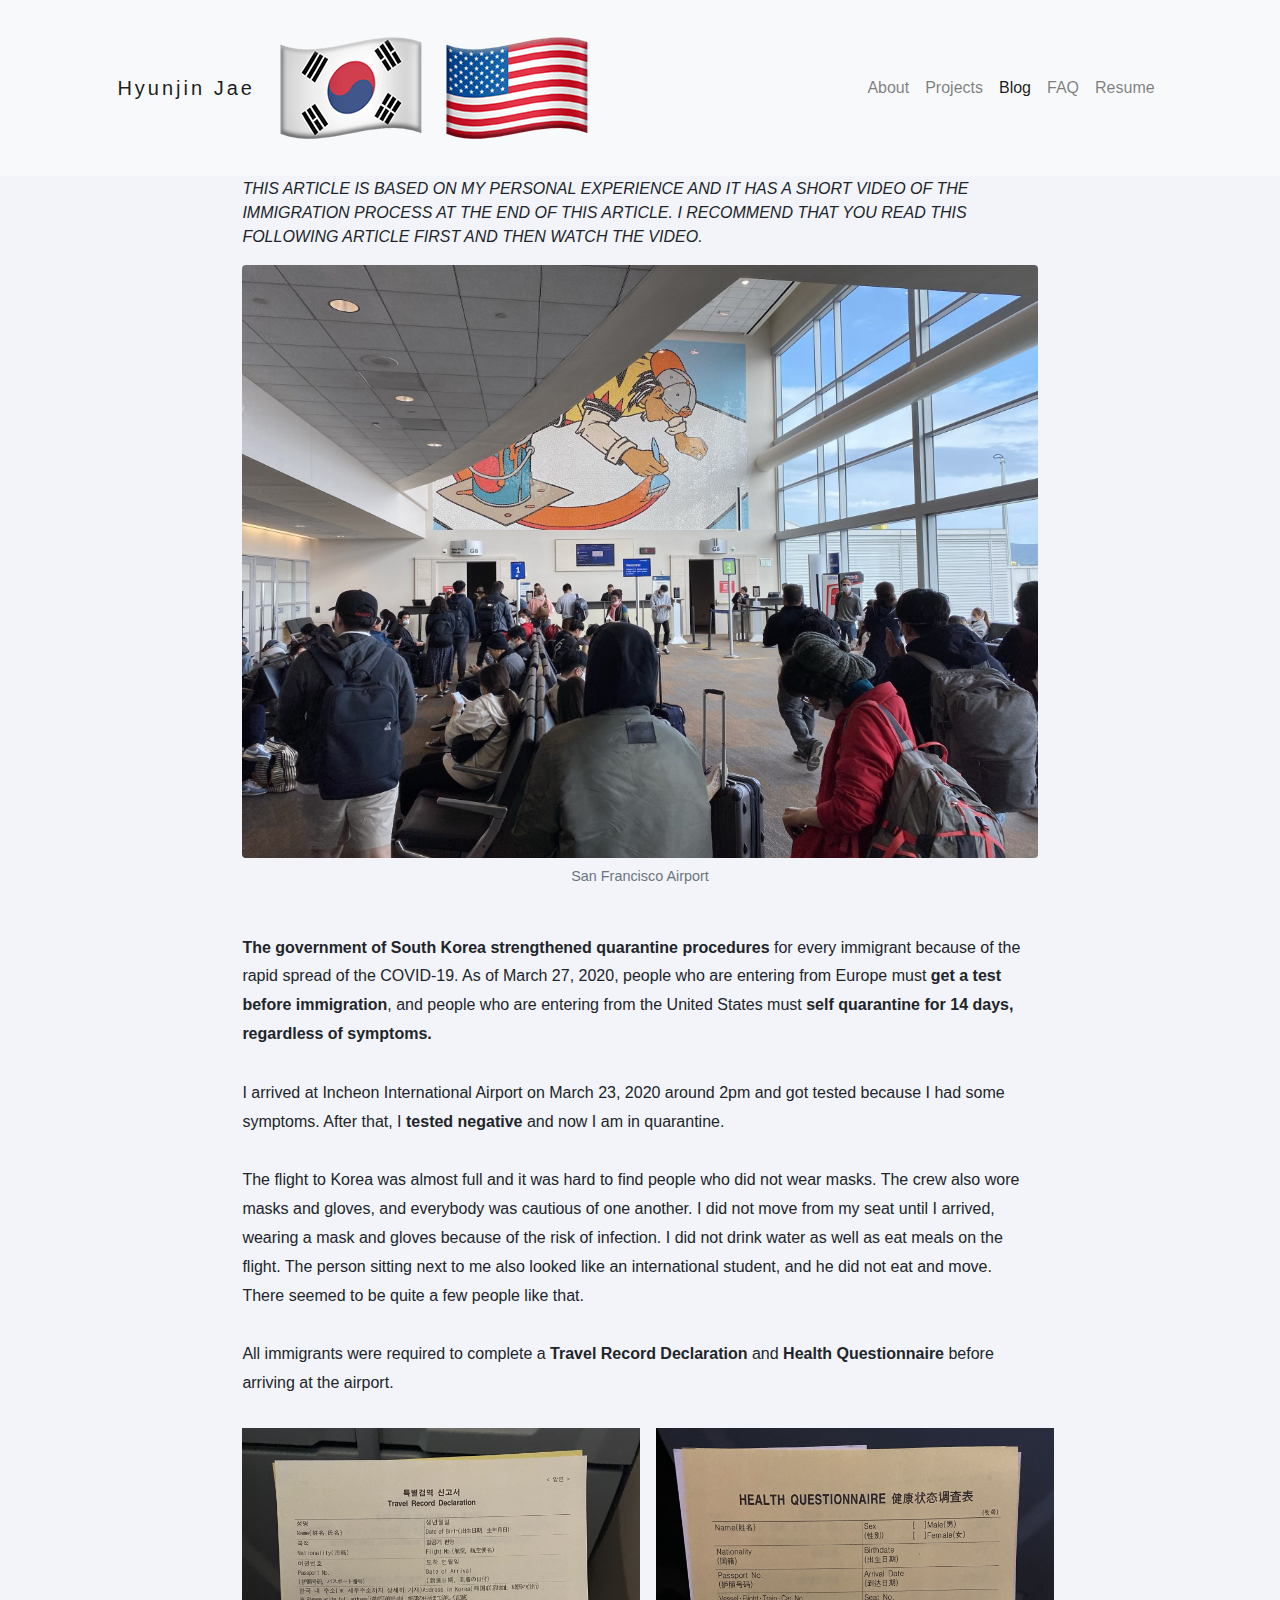
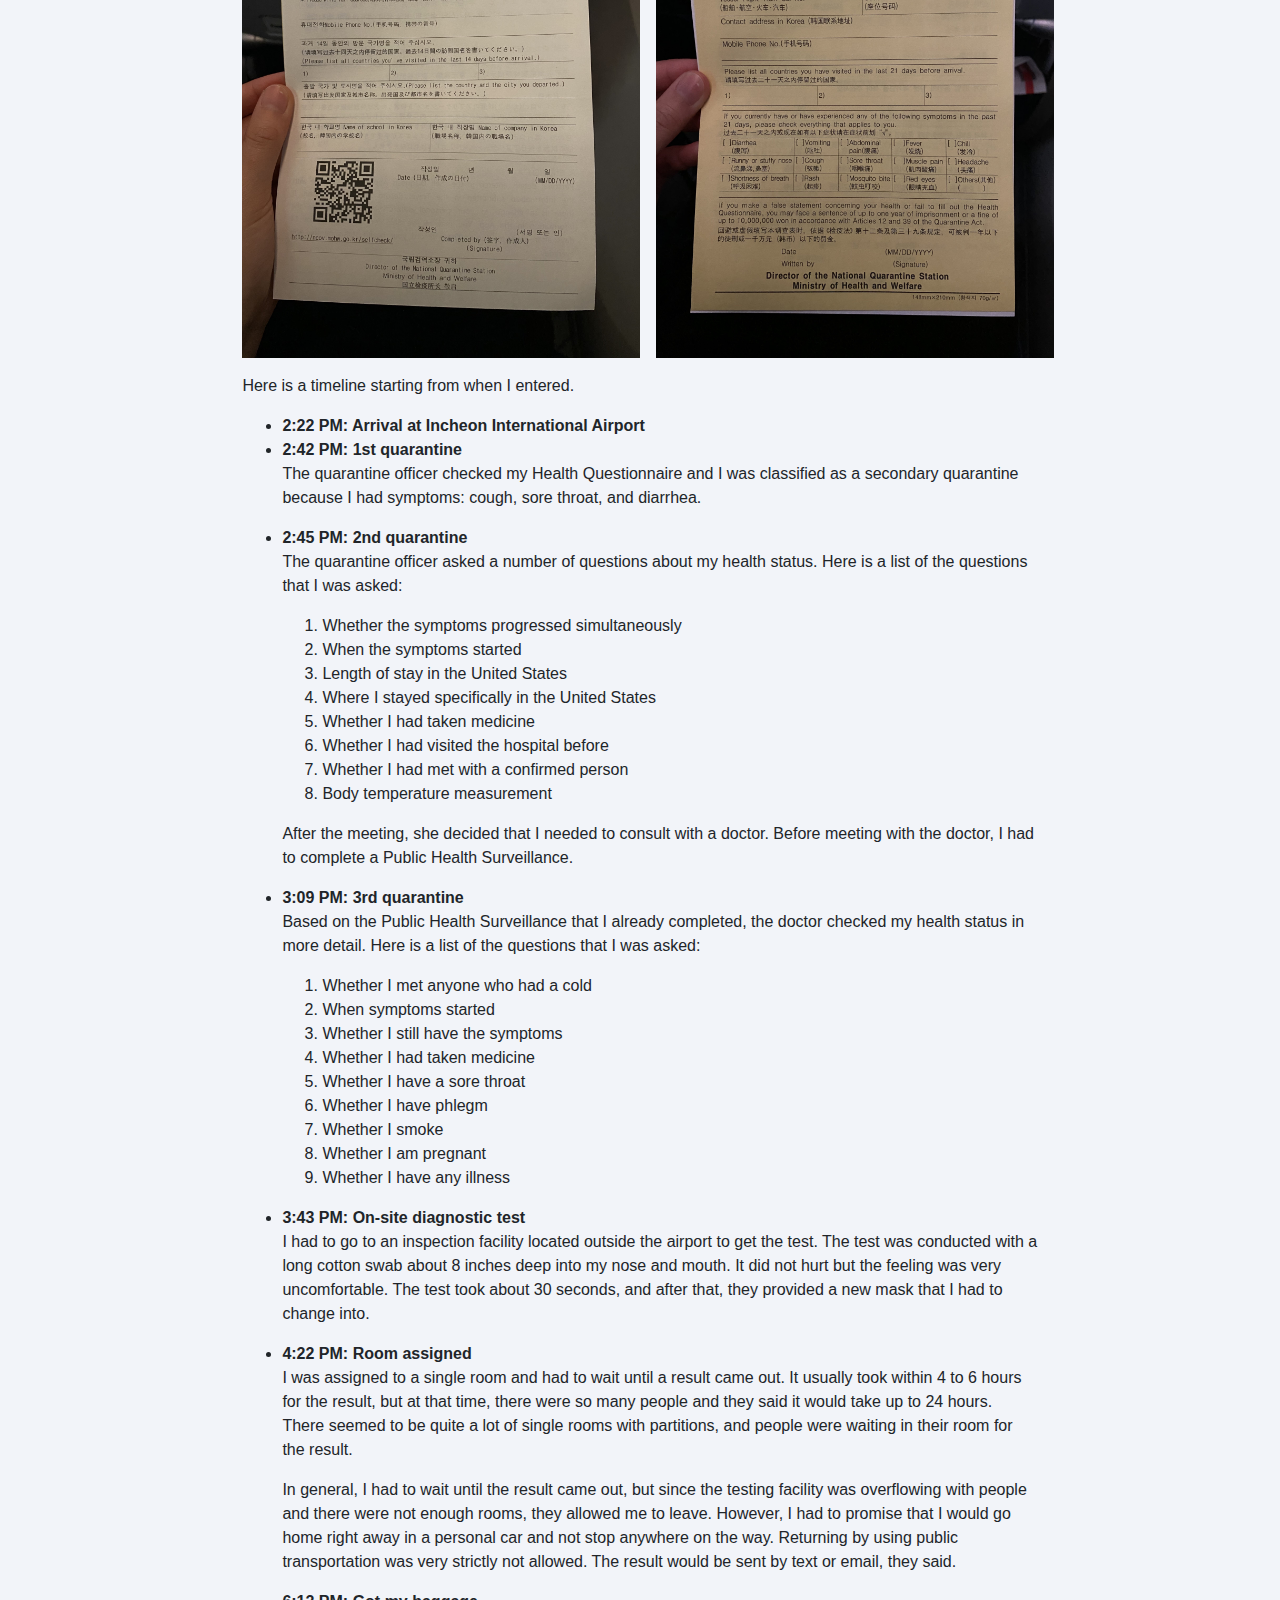
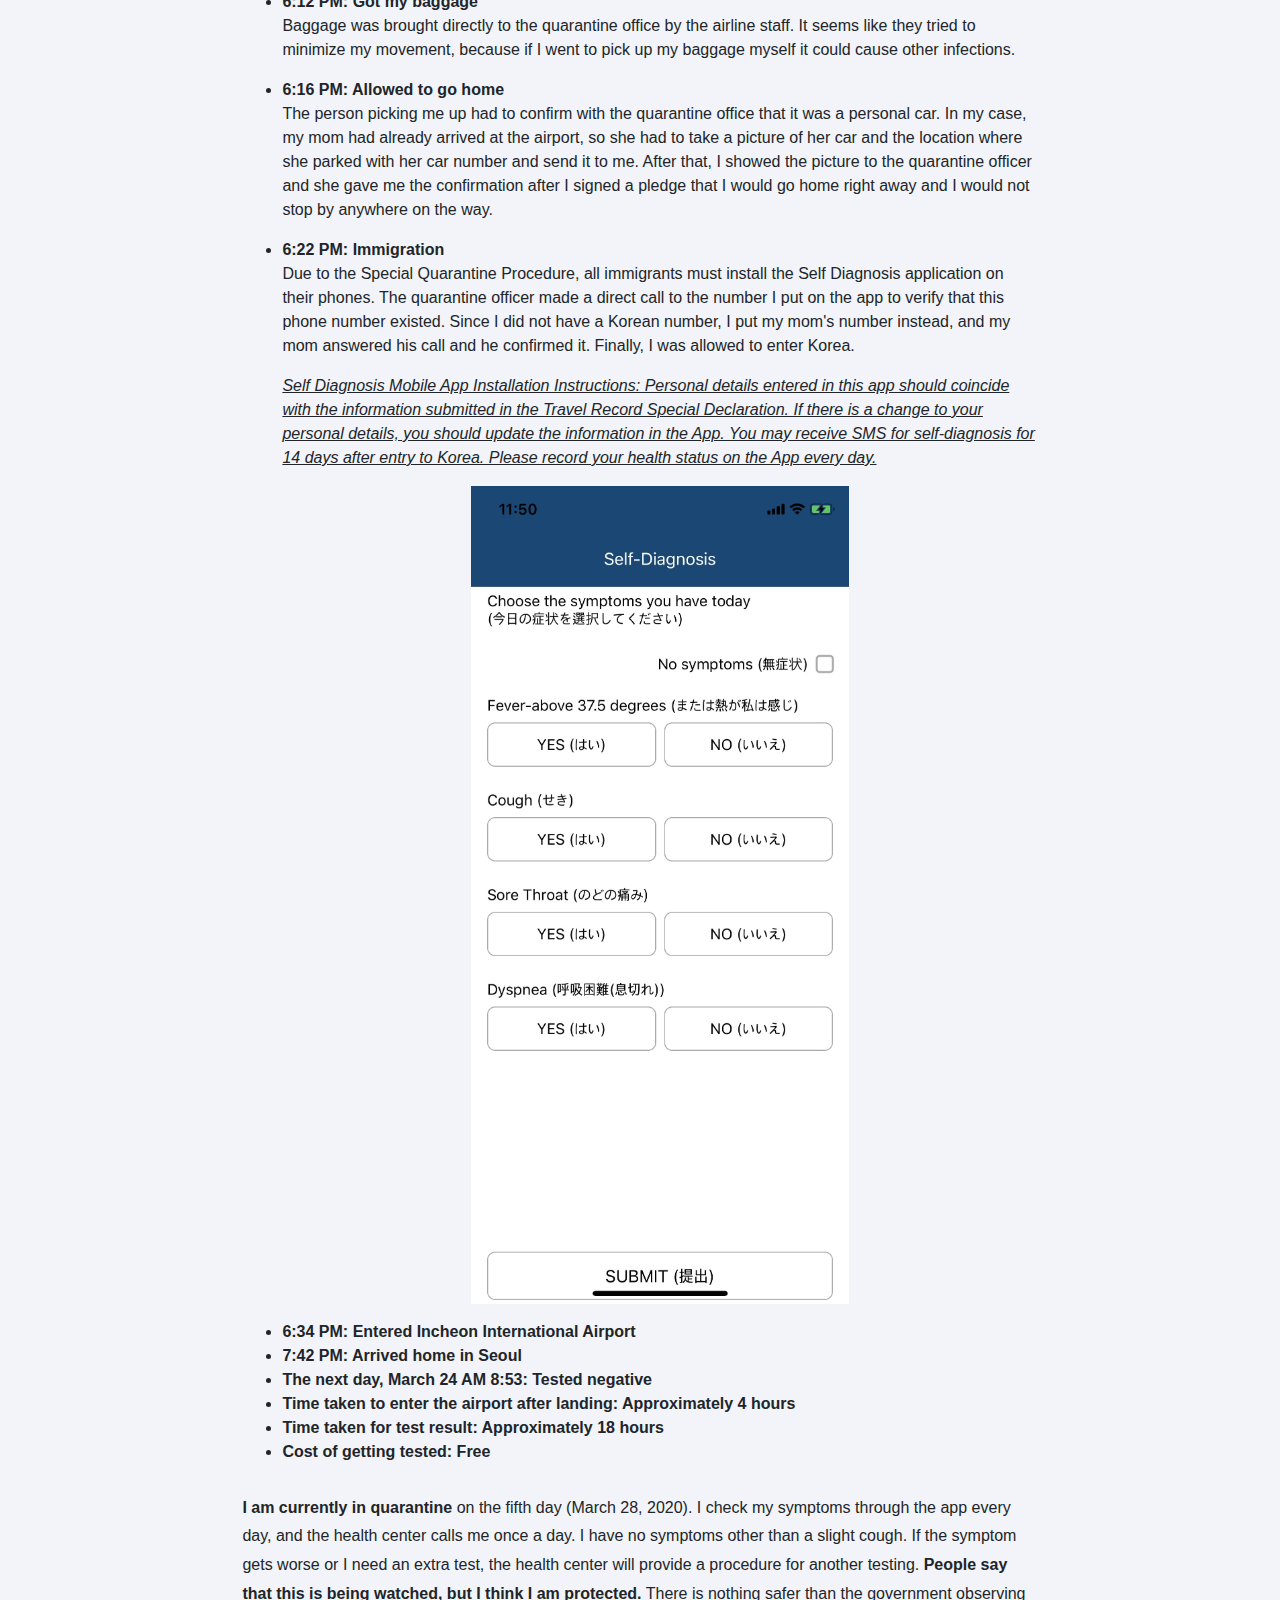
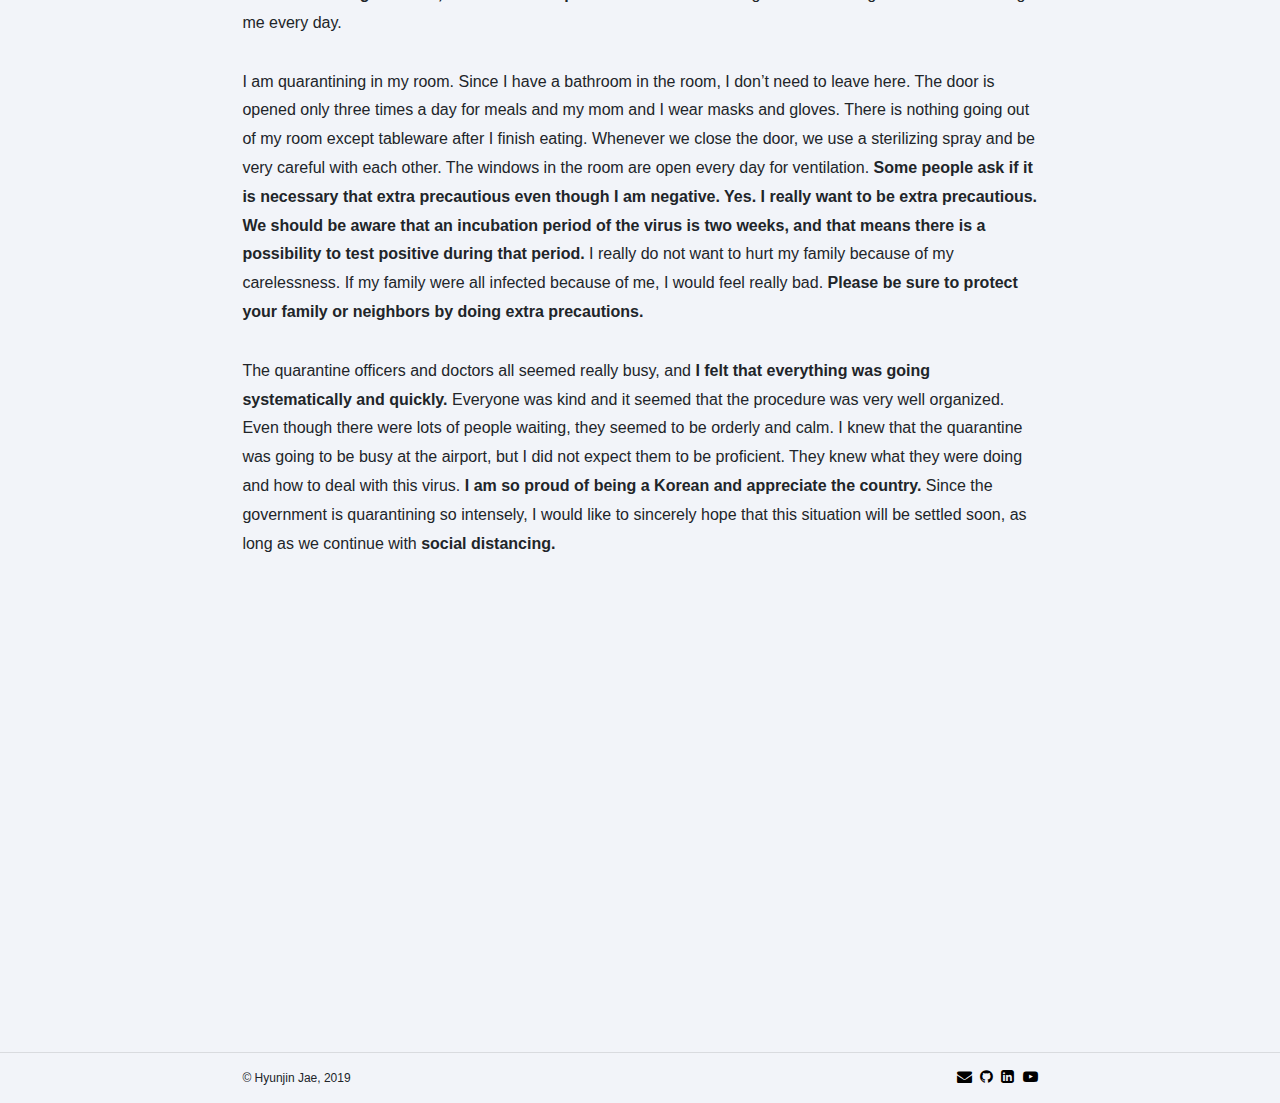
<file: blog/quarantine.html>
<!DOCTYPE html>
<html lang="en">

<head>
    <meta charset="utf-8">
    <meta name="viewport" content="width=device-width, initial-scale=1, shrink-to-fit=no">
    <title>Hyunjin Jae 제현진</title>
    <!-- jQuery -->
    <script src="https://code.jquery.com/jquery-3.2.1.slim.min.js"
        integrity="sha384-KJ3o2DKtIkvYIK3UENzmM7KCkRr/rE9/Qpg6aAZGJwFDMVNA/GpGFF93hXpG5KkN"
        crossorigin="anonymous"></script>
    <!-- Bootstrap for navbar -->
    <script src="https://maxcdn.bootstrapcdn.com/bootstrap/4.0.0/js/bootstrap.min.js"
        integrity="sha384-JZR6Spejh4U02d8jOt6vLEHfe/JQGiRRSQQxSfFWpi1MquVdAyjUar5+76PVCmYl"
        crossorigin="anonymous"></script>
    <!-- Bootstrap for styling-->
    <link rel="stylesheet" href="https://stackpath.bootstrapcdn.com/bootstrap/4.3.1/css/bootstrap.min.css"
        integrity="sha384-ggOyR0iXCbMQv3Xipma34MD+dH/1fQ784/j6cY/iJTQUOhcWr7x9JvoRxT2MZw1T" crossorigin="anonymous">
    <!-- Footer sns icons -->
    <link rel="stylesheet" href="https://cdnjs.cloudflare.com/ajax/libs/font-awesome/4.7.0/css/font-awesome.min.css">
    <!-- Css -->
    <link rel="stylesheet" type="text/css" href="../css/style.css">
    <!-- Js -->
    <script src="../js/translate.js"></script>
</head>

<body>
    <nav class="navbar navbar-expand-lg navbar-light bg-light fixed-top">
        <div class="container">
            <a class="navbar-brand main_name" href="../index.html">Hyunjin Jae</a>
            <div style="cursor: pointer"><span id="translateToKr"><img src="../img/kr.png" class="flag"></span> <span
                    id="translateToEng"><img src="../img/usa.png" class="flag"></span></div>
            <button class="navbar-toggler" type="button" data-toggle="collapse" data-target="#navbarNavAltMarkup"
                aria-controls="navbarNavAltMarkup" aria-expanded="false" aria-label="Toggle navigation">
                <span class="navbar-toggler-icon"></span>
            </button>
            <div class="collapse navbar-collapse" id="navbarNavAltMarkup">
                <div style="float: right; text-align: right" class="eng navbar-nav nav-right ml-auto">
                    <a class="nav-item nav-link" href="../about.html">About</a>
                    <a class="nav-item nav-link" href="../projects.html">Projects</a>
                    <a class="nav-item nav-link active" href="../blog.html">Blog</a>
                    <a class="nav-item nav-link" href="../faq.html">FAQ</a>
                    <a class="nav-item nav-link" href="/resume.pdf" target="_blank">Resume</a>
                </div>
                <div style="float: right; text-align: right" class="kr hide navbar-nav nav-right ml-auto">
                    <a class="nav-item nav-link" href="../about.html">나에 관하여</a>
                    <a class="nav-item nav-link" href="../projects.html">프로젝트</a>
                    <a class="nav-item nav-link active" href="../blog.html">블로그</a>
                    <a class="nav-item nav-link" href="../faq.html">질문모음</a>
                    <a class="nav-item nav-link" href="/resume.pdf" target="_blank">이력서</a>
                </div>
            </div>
        </div>
    </nav>

    <div class="about">
        <div class="eng ai_kr_title">
            <h2 class="blog_title">South Korea Special Quarantine Procedure</h2>
        </div>
        <div class="kr hide ai_kr_title">
            <h2 class="blog_title">한국 특별 입국 절차</h2>
        </div>

        <p class="eng blog_date">
            Published March 28, 2020 KST<br>
            Updated Sep 24, 2020 AM 12:01 CST
        </p>

        <p class="kr hide blog_date">
            최초 입력 2020년 3월 28일 KST<br>
            최종 수정 2020년 9월 24일 오전 12:01 CST
        </p>

        <p class="eng" style="text-transform: uppercase">
            <em>This article is based on my personal experience and it has a short video of the immigration process at
                the end of this article. I recommend that you read this following article first and then watch the
                video. </em>
        </p>
        <p class="kr hide kr_text_align">
            <em>이 글은 제 개인 경험을 바탕으로 작성되었으며 글 마지막에는 입국 절차에 관한 짧은 영상이 포함되어있습니다. 여러분의 이해를 돕기위해 아래 글을 먼저 읽으신 후 영상 보시는 것을
                추천드립니다.</em>
        </p>

        <figure style="text-align: center;" class="figure">
            <img src="../img/sfo.jpg" class="figure-img img-fluid rounded" alt="">
            <figcaption class="eng figure-caption">San Francisco Airport</figcaption>
            <figcaption class="kr hide figure-caption">샌프란시스코 국제공항</figcaption>
        </figure>

        <p class="eng blog_content">
            <b>The government of South Korea strengthened quarantine procedures</b> for every immigrant because of the
            rapid spread of the COVID-19. As of March 27, 2020, people who are entering from Europe must <b>get a test
                before immigration</b>, and people who are entering from the United States must <b>self quarantine for
                14 days, regardless of symptoms.</b>
        </p>
        <p class="kr hide blog_content kr_text_align">
            한국은 현재 코로나 바이러스 해외 유입사례가 크게 증가하고 있습니다. 이에 당국은 모든 해외 입국자들에 대해 <b>특별입국절차를</b> 시행하고 있습니다. 2020년 3월 27일을 기준으로 유럽
            발 입국자들에게는 <b>전수검사(입국자 전원 진단검사)</b>를 실시하고 있으며, 미국 발 입국자들에게는 <b>증상 유무에 상관없이 2주 자가격리</b>를 의무화하고 있습니다.
        </p>

        <p class="eng blog_content">
            I arrived at Incheon International Airport on March 23, 2020 around 2pm and got tested because I had some
            symptoms. After that, I <b>tested negative</b> and now I am in quarantine.
        </p>
        <p class="kr hide blog_content kr_text_align">
            저는 미국을 출발해 2020년 3월 23일 오후 2시경 인천공항을 통해 입국하였으며 당시 유증상자로 분류되어 현장 진단 검사를 받았습니다. 그 후 <b>음성</b> 판정을 받고 현재 자가격리
            중에 있습니다.
        </p>

        <p class="eng blog_content">
            The flight to Korea was almost full and it was hard to find people who did not wear masks. The crew also
            wore masks and gloves, and everybody was cautious of one another. I did not move from my seat until I
            arrived, wearing a mask and gloves because of the risk of infection. I did not drink water as well as eat
            meals on the flight. The person sitting next to me also looked like an international student, and he did not
            eat and move. There seemed to be quite a few people like that.
        </p>
        <p class="kr hide blog_content kr_text_align">
            한국으로 오는 비행기는 거의 빈자리가 없을 정도로 만석이었으며 마스크를 착용하지 않은 사람을 찾아보기 힘들었습니다. 승무원들 또한 모두 마스크와 장갑을 착용하였고 서로 조심스러워 하는
            분위기였습니다. 저는 비행기 안에서 혹시 모를 감염 위험 때문에 마스크와 장갑을 착용한 채 도착할 때까지 움직이지 않았습니다. 기내식은 물론 물도 먹지 않았습니다. 제 옆에 앉은 분도 유학생처럼
            보였는데 저와 똑같이 기내식도 먹지 않고 움직이지도 않으셨습니다. 주변에 그런 분들이 꽤 있는 것 같았습니다.
        </p>

        <p class="eng blog_content">
            All immigrants were required to complete a <b>Travel Record Declaration</b> and <b>Health Questionnaire</b>
            before arriving at the airport.
        </p>
        <p class="kr hide blog_content kr_text_align">
            모든 입국자들은 기내에서 <b>특별 검역 신고서</b>와 <b>건강 상태 질문서</b>를 작성해야 했습니다.
        </p>

        <div class="quarantine_img_container">
            <img src="../img/travel_record.jpg" class="quarantine_img_child" style="margin: 0 1em 1em 0;">
            <img src="../img/health_questionnaire_eng.jpg" class="eng quarantine_img_child">
            <img src="../img/health_questionnaire_kr.jpg" class="kr hide quarantine_img_child">
        </div>

        <p class="eng">
            Here is a timeline starting from when I entered.
        </p>
        <p class="kr hide kr_text_align">
            제가 입국 할 당시의 타임라인은 아래와 같습니다.
        </p>

        <ul>
            <li class="eng"><b>2:22 PM: Arrival at Incheon International Airport</b></li>
            <li class="kr hide"><b>오후 2시 22분: 인천 공항 도착</b></li>

            <li class="eng"><b>2:42 PM: 1st quarantine</b></li>
            <li class="kr hide"><b>오후 2시 42분: 1차 검역</b></li>

            <p class="eng">The quarantine officer checked my Health Questionnaire and I was classified as a secondary
                quarantine because I had symptoms: cough, sore throat, and diarrhea.</p>
            <p class="kr hide">기내에서 작성한 건강 상태 질문서를 바탕으로 검역을 받았습니다. 이때 저는 기침, 목아픔, 그리고 설사 증상이 있어서 2차 검역 대상자로 분류되었습니다.</p>

            <li class="eng"><b>2:45 PM: 2nd quarantine</b></li>
            <li class="kr hide"><b>오후 2시 45분: 2차 검역</b></li>

            <p class="eng">
                The quarantine officer asked a number of questions about my health status. Here is a list of the
                questions that I was asked:
            </p>
            <p class="kr hide">
                검역관이 건강 상태에 관해 여러 가지 질문을 하였습니다.
                제가 받은 질문들은 다음과 같습니다.
            </p>

            <p>
            <ol class="eng">
                <li>Whether the symptoms progressed simultaneously</li>
                <li>When the symptoms started</li>
                <li>Length of stay in the United States</li>
                <li>Where I stayed specifically in the United States</li>
                <li>Whether I had taken medicine</li>
                <li>Whether I had visited the hospital before</li>
                <li>Whether I had met with a confirmed person</li>
                <li>Body temperature measurement</li>
            </ol>
            <ol class="kr hide">
                <li>증상이 동시에 진행되었는지</li>
                <li>증상이 시작된 시점</li>
                <li>미국 내 체류 기간</li>
                <li>미국 내 거주했던 지역</li>
                <li>약 복용 여부</li>
                <li>병원 방문 이력</li>
                <li>확진자 접촉 유무</li>
                <li>체온 측정</li>
            </ol>
            </p>

            <p class="eng">
                After the meeting, she decided that I needed to consult with a doctor. Before meeting with the doctor, I
                had to complete a Public Health Surveillance.
            </p>
            <p class="kr hide kr_text_align">
                면담 후 저는 의사와 상담이 필요하다고 판단되어 3차 검역 대상자로 분류되었습니다.
                의사와 상담 전 역학조사서를 추가로 작성해야 했습니다.
            </p>

            <li class="eng"><b>3:09 PM: 3rd quarantine</b></li>
            <li class="kr hide"><b>오후 3시 9분: 3차 검역</b></li>

            <p class="eng">
                Based on the Public Health Surveillance that I already completed, the doctor checked my health status in
                more detail. Here is a list of the questions that I was asked:
            </p>
            <p class="kr hide">미리 작성한 역학조사서를 바탕으로 더 자세한 건강 상태를 점검 받았습니다.
                제가 받은 질문들은 다음과 같습니다.
            </p>

            <p>
            <ol class="eng">
                <li>Whether I met anyone who had a cold</li>
                <li>When symptoms started</li>
                <li>Whether I still have the symptoms</li>
                <li>Whether I had taken medicine</li>
                <li>Whether I have a sore throat</li>
                <li>Whether I have phlegm</li>
                <li>Whether I smoke</li>
                <li>Whether I am pregnant</li>
                <li>Whether I have any illness</li>
            </ol>
            <ol class="kr hide">
                <li>주변에 감기증상이 있던 사람이 있었는지</li>
                <li>증상이 시작된 시점</li>
                <li>현재 증상이 아직도 있는지</li>
                <li>약 복용 여부</li>
                <li>인후통 여부</li>
                <li>가래 유무</li>
                <li>흡연 여부</li>
                <li>임신 여부</li>
                <li>현재 앓고있는 지병이 있는지</li>
            </ol>
            </p>

            <li class="eng"><b>3:43 PM: On-site diagnostic test</b></li>
            <li class="kr hide"><b>오후 3시 43분: 현장 진단 검사</b></li>

            <p class="eng">
                I had to go to an inspection facility located outside the airport to get the test. The test was
                conducted with a long cotton swab about 8 inches deep into my nose and mouth. It did not hurt but the
                feeling was very uncomfortable. The test took about 30 seconds, and after that, they provided a new mask
                that I had to change into.
            </p>
            <p class="kr hide kr_text_align">
                공항 외부에 마련된 검사 시설에서 진단 검사를 받았습니다. 약 20cm 정도의 긴 면봉으로 코와 입에 깊숙이 넣어 검사를 진행하였는데 아프진 않았고 느낌이 굉장히 불편했습니다. 검사는 약
                30초 정도 소요되었으며 끝난 후에는 새로운 마스크를 제공받아 착용했습니다.
            </p>

            <li class="eng"><b>4:22 PM: Room assigned</b></li>
            <li class="kr hide"><b>오후 4시 22분: 1인실 자리 배정</b></li>

            <p class="eng">
                I was assigned to a single room and had to wait until a result came out. It usually took within 4 to 6
                hours for the result, but at that time, there were so many people and they said it would take up to 24
                hours. There seemed to be quite a lot of single rooms with partitions, and people were waiting in their
                room for the result.
            </p>
            <p class="kr hide kr_text_align">
                1인실 자리를 배정 받아 결과가 나올 때까지 대기해야 했습니다. 보통 결과는 4시간에서 6시간 안에 나온다고 했지만, 그 당시에는 사람이 너무 많아 최대 24시간까지 걸릴 수 있다고
                하였습니다. 칸막이가 쳐져 있는 1인실이 꽤 많아 보였으며 많은 분들이 그 안에서 결과를 기다리고 있었습니다.
            </p>

            <p class="eng">
                In general, I had to wait until the result came out, but since the testing facility was overflowing with
                people and there were not enough rooms, they allowed me to leave. However, I had to promise that I would
                go home right away in a personal car and not stop anywhere on the way. Returning by using public
                transportation was very strictly not allowed. The result would be sent by text or email, they said.
            </p>
            <p class="kr hide kr_text_align">
                보통은 결과가 나올 때까지 대기하는 것이 원칙이지만, 넘쳐나는 사람들과 대기실 부족으로 인해 자차로 이동이 가능한 사람인 경우에 한해 확인증을 받고 귀가 조치가 가능하다고 하였습니다.
                <b>대중교통을 이용한 귀가는 절대 허락되지 않았습니다.</b> 결과는 문자 또는 이메일로 받아볼 수 있다고 하였습니다.
            </p>

            <li class="eng"><b>6:12 PM: Got my baggage</b></li>
            <li class="kr hide"><b>오후 6시 12분: 개인 수하물 전달받음</b></li>

            <p class="eng">
                Baggage was brought directly to the quarantine office by the airline staff. It seems like they tried to
                minimize my movement, because if I went to pick up my baggage myself it could cause other infections.
            </p>
            <p class="kr hide">
                수하물은 항공사 직원분들이 직접 검역소까지 가져다 주었습니다. 제가 수하물을 직접 찾으러 가게 되면, 다른 분들에게 감염 우려가 있을 수 있어 동선을 최소화 시키는 것 같았습니다.
                수하물이 올 때까지 기다려야 해서 이때 가장 시간이 오래 걸렸던 것 같습니다.
            </p>

            <li class="eng"><b>6:16 PM: Allowed to go home</b></li>
            <li class="kr hide"><b>오후 6시 16분: 자차 귀가자 확인</b></li>

            <p class="eng">
                The person picking me up had to confirm with the quarantine office that it was a personal car. In my
                case, my mom had already arrived at the airport, so she had to take a picture of her car and the
                location where she parked with her car number and send it to me. After that, I showed the picture to the
                quarantine officer and she gave me the confirmation after I signed a pledge that I would go home right
                away and I would not stop by anywhere on the way.
            </p>
            <p class="kr hide">
                확인증을 받기 위해선 픽업 하러 오신 분이 자동차가 자차인지 확인을 시켜줘야 했습니다. 저 같은 경우는 엄마가 공항 주차장에 주차한 차 번호와 주차 위치가 보이게끔 사진을 찍어서
                보내주면, 그 사진을 검역관에게 보여줘야 했습니다. 그리고 그 차를 타고 바로 집으로 귀가 해야 하며 중간에 아무 곳도 들리지 않는다는 다짐과 함께 싸인을 한 후에 확인증을 받을 수
                있었습니다.
            </p>

            <li class="eng"><b>6:22 PM: Immigration</b></li>
            <li class="kr hide"><b>오후 6시 22분: 입국 심사</b></li>

            <p class="eng">
                Due to the Special Quarantine Procedure, all immigrants must install the Self Diagnosis application on
                their phones. The quarantine officer made a direct call to the number I put on the app to verify that
                this phone number existed. Since I did not have a Korean number, I put my mom's number instead, and my
                mom answered his call and he confirmed it. Finally, I was allowed to enter Korea.
            </p>
            <p class="kr hide">
                특별 입국 절차로 인해 모든 입국자들은 <b>자가진단 앱</b>을 꼭 설치 해야 했습니다. 검역관이 앱에 등록된 번호로 직접 전화를 걸어 통화가 연결되는지 확인했습니다. 저는 한국 번호가
                없어서 엄마 번호로 등록했으며, 엄마가 대신 전화를 받아 확인이 된 후에 입국이 허락 되었습니다.
            </p>

            <u>
                <p class="eng"><em>
                        Self Diagnosis Mobile App Installation Instructions: Personal details entered in this app should
                        coincide with the information submitted in the Travel Record Special Declaration. If there is a
                        change to
                        your personal details, you should update the information in the App. You may receive SMS for
                        self-diagnosis for 14 days
                        after entry to Korea. Please record your health status on the App every day.</em>
                </p>
                <p class="kr hide"><em>
                        모바일 자가진단 앱 설치 안내: 이 앱을 설치하신 분은 특별검역신고서에 기재된 내용과 동일한 내용을 앱 내에 등록하여야 하며, 연락처 등이
                        바뀐 경우 수정 등록하여야 합니다. 또한, 입국 후 한국에 체류하시는 14일간 매일 자가진단 실시 문자를 받으실 수 있으며, 자가진단 정보를
                        매일 앱에 입력하셔야 합니다.</em>
                </p>
            </u>

            <div style="text-align: center;">
                <img src="../img/app_eng.jpg" class="eng quarantine_img_child" style="margin-bottom: 1em;">
                <img src="../img/app_kr.jpg" class="kr hide quarantine_img_child" style="margin-bottom: 1em;">
            </div>

            <li class="eng"><b>6:34 PM: Entered Incheon International Airport</b></li>
            <li class="kr hide"><b>오후 6시 34분: 인천공항 입국</b></li>
            <li class="eng"><b>7:42 PM: Arrived home in Seoul</b></li>
            <li class="kr hide"><b>오후 7시 42분: 서울 집 도착</b></li>
            <li class="eng"><b>The next day, March 24 AM 8:53: Tested negative</b></li>
            <li class="kr hide"><b>다음 날 3월 24일 오전 8시 53분: 음성 판정</b></li>
            <li class="eng"><b>Time taken to enter the airport after landing: Approximately 4 hours</b></li>
            <li class="eng"><b>Time taken for test result: Approximately 18 hours</b></li>
            <li class="eng"><b>Cost of getting tested: Free</b></li>
            <li class="kr hide"><b>인천 공항 착륙 후 입국 하는 데까지 걸린 시간: 대략 4시간</li>
            <li class="kr hide">검사 결과가 나오는 데까지 걸린 시간: 대략 18시간</li>
            <li class="kr hide">검사 비용: 무료</b></li>
            </p>
        </ul>

        <p class="eng blog_content">
            <b>I am currently in quarantine</b> on the fifth day (March 28, 2020). I check my symptoms through the app
            every day, and the health center calls me once a day. I have no symptoms other than a slight cough. If the
            symptom gets worse or I need an extra test, the health center will provide a procedure for another testing.
            <b>People say that
                this is being watched, but I think I am protected.</b> There is nothing safer than the government
            observing me every day.
        </p>
        <p class="eng blog_content">
            I am quarantining in my room. Since I have a bathroom in the room, I don’t need to leave here. The door is
            opened only three times a day for meals and my mom and I wear masks and gloves.
            There is nothing going out of my room except tableware after I finish eating. Whenever we close the door, we
            use a sterilizing spray and be very careful with each other. The windows in the room are open every
            day for ventilation. <b>Some people ask if it is necessary that extra precautious even
                though I am negative. Yes. I really want to be extra precautious. We should be aware that an incubation
                period of the virus is two weeks, and that means there is a possibility to test positive during that
                period.</b> I really do not want to hurt my family because of my carelessness. If my family were all
            infected because of me, I would feel really bad. <b>Please be sure to protect your family or neighbors by
                doing extra precautions.</b>
        </p>
        <p class="eng blog_content">
            The quarantine officers and doctors all seemed really busy, and <b>I felt that everything was going
                systematically and quickly.</b> Everyone was kind and it seemed that the procedure was very well
            organized. Even though there were lots of people waiting, they seemed to be orderly and calm. I knew
            that the quarantine was going to be busy at the airport, but I did not expect them to be proficient.
            They knew what they were doing and how to deal with this virus. <b>I am so proud of being a Korean and
                appreciate the country.</b> Since the government is quarantining so intensely, I would like to sincerely
            hope that this situation will be settled soon, as long as we continue with <b>social distancing.</b></p>

        <p class="kr hide blog_content kr_text_align">
            저는 현재 2020년 3월 28일을 기준으로 5일째 <b>자가격리</b> 중입니다. 매일 자가진단 앱을 통해 증상을 체크하고 있으며 하루에 한 번씩 보건소에서 전화가 오고 있습니다. 현재는
            경미한 기침 외에는 증상이 없어 상황을 더 지켜보는 중입니다. 증상이 더 심해지거나 검사가 또 필요하다고 판단되면 보건소에서 절차를 설명해준다고 하였습니다. 남들은 이것을
            <b>감시</b>당한다고 표현하는데 저는 오히려 제가 <b>보호</b>받고 있다고 생각합니다. 국가에서 저를 매일 관찰해주는 것만큼 안전한 게 없으니까요.
        </p>
        <p class="kr hide blog_content kr_text_align">
            격리는 안방에서 하고 있습니다. 방에 화장실이 있어서 거실에는 나가지 않고 안에서만 생활하는 중입니다. 방문은 엄마가 밥 줄 때 하루에 딱 세 번만 열립니다. 엄마와 저는 서로 마스크와 장갑을
            끼고 밥을 주고받고 있습니다. 밥을 다 먹은 후 식기류 이외에는 제 방에서 밖으로 나가는 건 없습니다. 방문을 여닫을 때면 항상 살균 스프레이를 뿌리며 서로 굉장히 조심하고 있습니다. 방에
            창문은 매일 열어놓고 환기는 항상 시키고 있습니다. <b>음성판정이 나왔는데도 꼭 그렇게까지 해야 하냐고 물으시는 분들이 있어요. 네. 꼭 “그렇게” 까지 하고 싶어요. 지금은 음성이지만 이 주
                동안 잠복기를 거쳐 양성판정이 나올 가능성이 있으니까요.</b> 저는 제 부주의함으로 인해 가족들에게 피해를 주기 싫어요. 가족들이 저로 인해 모두 감염된다면 그것만큼 슬픈 건 없을 것
            같아요. <b>혹시 해외로부터 입국 예정인 분들이 이 글을 보고 계신다면, 꼭 과잉행동으로 가족 또는 주변인들을 지켜주세요.</b>
        </p>
        <p class="kr hide blog_content kr_text_align">
            검역을 진행하는 검역관분들과 외료진분들 모두 정말 바빠 보였지만 <b>모든 게 체계적이고 빠르게 진행되고 있다는 걸 느꼈습니다.</b> 모두 친절하시고 굉장히 절차가 잘 갖춰져 있다는 게
            보였습니다. 그리고 다른 분들도 그걸 다 느끼셔서 그런지 줄이 길고 기다리는 사람들도 많았는데 모두가 다 질서 있고 차분하게 잘 따라주는 것 같았습니다. 요즘 공항 내에 검역이 바쁘게 이루어지고
            있다는 건 알고 있었지만, 이 정도로 잘해주고 계실 줄 몰랐습니다. <b>한국인임에 자랑스럽고, 국가에 감사해요.</b> 정부가 이렇게 열심히 검역하고 있으니 우리 개인도 <b>사회적 거리
                두기</b>를 더욱 적극적으로 실천해 이 사태가 얼른 진정되기를 진심으로 바랄게요.
        </p>

        <div class="embed-responsive embed-responsive-16by9">
            <iframe class="embed-responsive-item" src="https://www.youtube.com/embed/0Z5JmdzwN7o"
                allowfullscreen></iframe>
        </div>
    </div>

    <hr>
    <footer>
        <p>© Hyunjin Jae, 2019</p>
        <div class="footer-sns">
            <a href="mailto:hyunjineeey@gmail.com" target="_blank"><i class="fa fa-envelope foot-sns"
                    ria-hidden="true"></i></a>
            <a href="https://github.com/hyunjineeey" target="_blank"><i class="fa fa-github foot-sns"
                    aria-hidden="true"></i></a>
            <a href="https://www.linkedin.com/in/hyunjineeey/" target="_blank"><i class="fa fa-linkedin-square foot-sns"
                    aria-hidden="true"></i></a>
            <a href="https://www.youtube.com/channel/UCkXvgmur7Infi6w-KoIhPWw?view_as=subscriber" target="_blank"><i
                    class="fa fa-youtube-play foot-sns" aria-hidden="true"></i></a>
        </div>
    </footer>
</body>

</html>
</file>
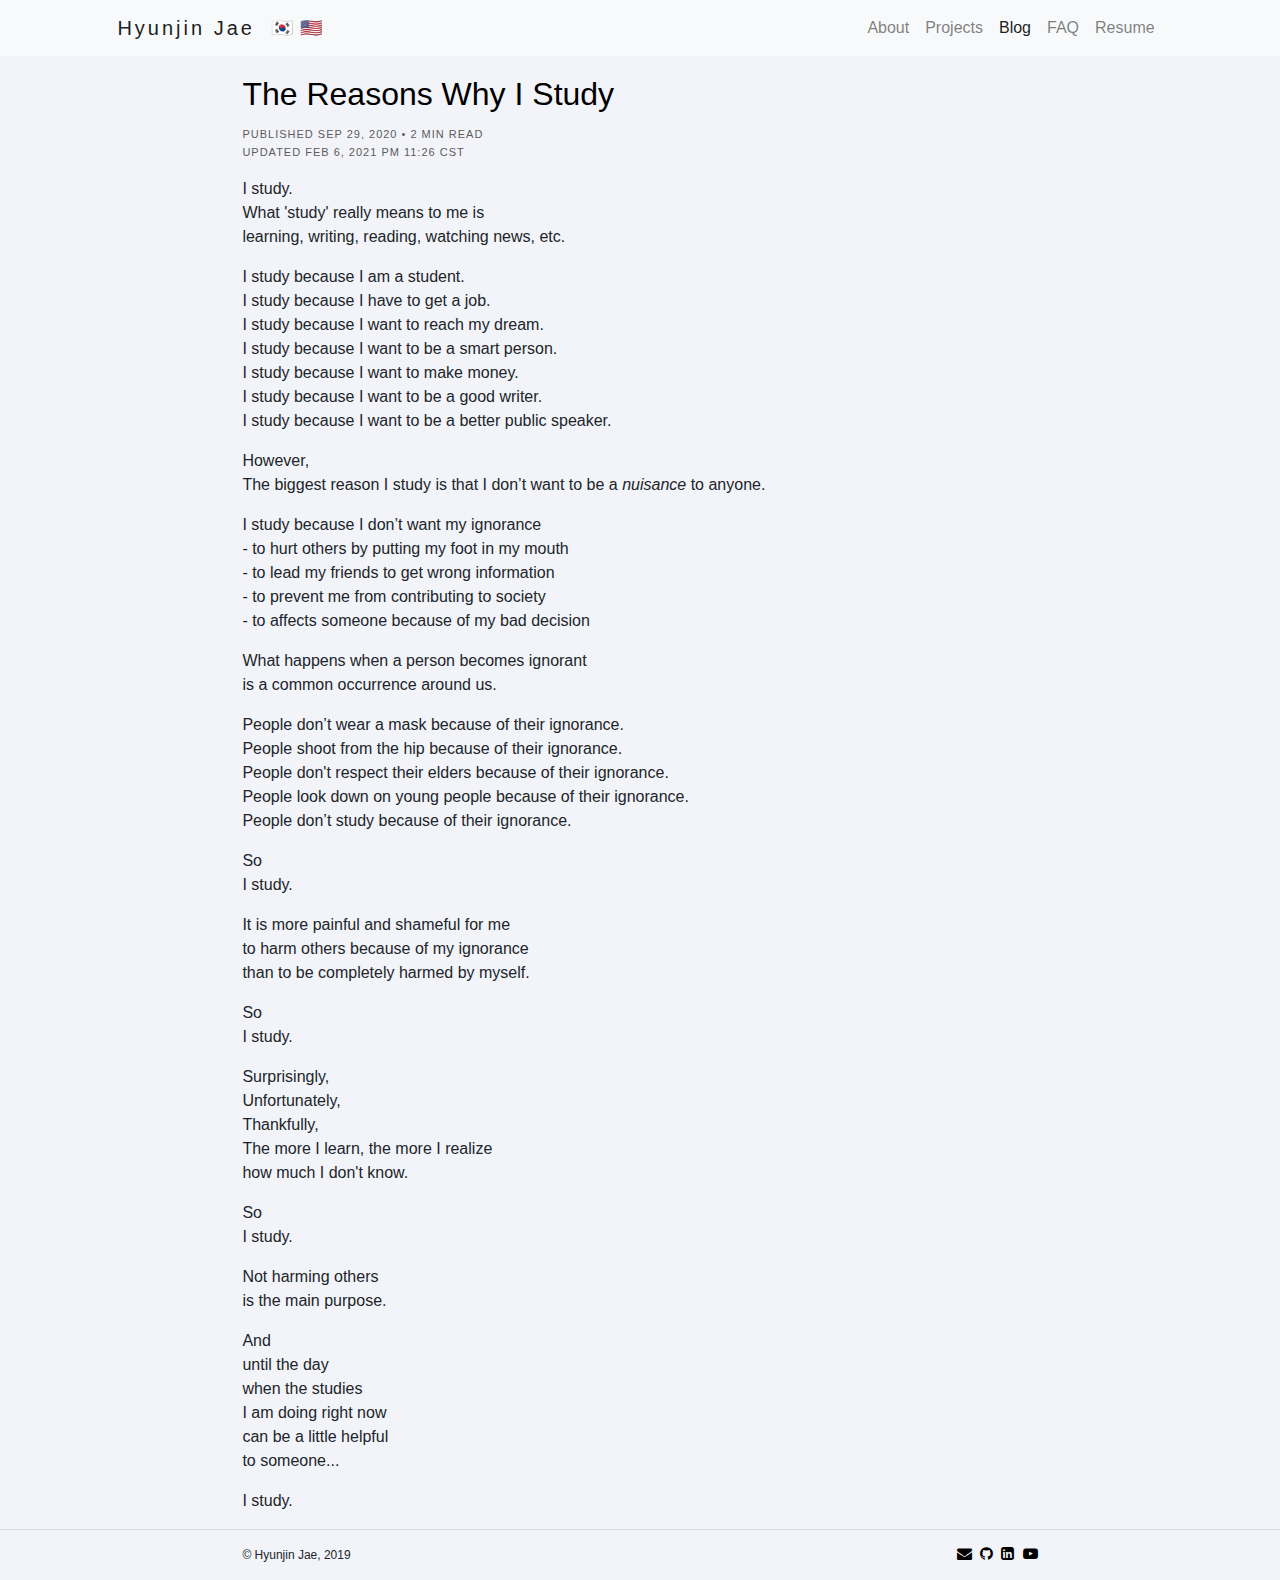
<file: blog/study.html>
<!DOCTYPE html>
<html lang="en">
  <head>
    <meta charset="utf-8" />
    <meta
      name="viewport"
      content="width=device-width, initial-scale=1, shrink-to-fit=no"
    />
    <title>Hyunjin Jae 제현진</title>
    <!-- jQuery -->
    <script
      src="https://code.jquery.com/jquery-3.2.1.slim.min.js"
      integrity="sha384-KJ3o2DKtIkvYIK3UENzmM7KCkRr/rE9/Qpg6aAZGJwFDMVNA/GpGFF93hXpG5KkN"
      crossorigin="anonymous"
    ></script>
    <!-- Bootstrap for navbar -->
    <script
      src="https://maxcdn.bootstrapcdn.com/bootstrap/4.0.0/js/bootstrap.min.js"
      integrity="sha384-JZR6Spejh4U02d8jOt6vLEHfe/JQGiRRSQQxSfFWpi1MquVdAyjUar5+76PVCmYl"
      crossorigin="anonymous"
    ></script>
    <!-- Bootstrap for styling-->
    <link
      rel="stylesheet"
      href="https://stackpath.bootstrapcdn.com/bootstrap/4.3.1/css/bootstrap.min.css"
      integrity="sha384-ggOyR0iXCbMQv3Xipma34MD+dH/1fQ784/j6cY/iJTQUOhcWr7x9JvoRxT2MZw1T"
      crossorigin="anonymous"
    />
    <!-- Footer sns icons -->
    <link
      rel="stylesheet"
      href="https://cdnjs.cloudflare.com/ajax/libs/font-awesome/4.7.0/css/font-awesome.min.css"
    />
    <!-- Css -->
    <link rel="stylesheet" type="text/css" href="../css/style.css" />
    <!-- Js -->
    <script src="../js/translate.js"></script>
  </head>

  <body>
    <nav class="navbar navbar-expand-lg navbar-light bg-light fixed-top">
      <div class="container">
        <a class="navbar-brand main_name" href="../index.html">Hyunjin Jae</a>
        <div style="cursor: pointer">
          <span id="translateToKr" class="flag">🇰🇷 </span>
          <span id="translateToEng" class="flag">🇺🇸</span>
        </div>
        <button
          class="navbar-toggler"
          type="button"
          data-toggle="collapse"
          data-target="#navbarNavAltMarkup"
          aria-controls="navbarNavAltMarkup"
          aria-expanded="false"
          aria-label="Toggle navigation"
        >
          <span class="navbar-toggler-icon"></span>
        </button>
        <div class="collapse navbar-collapse" id="navbarNavAltMarkup">
          <div
            style="float: right; text-align: right"
            class="eng navbar-nav nav-right ml-auto"
          >
            <a class="nav-item nav-link" href="../about.html">About</a>
            <a class="nav-item nav-link" href="../projects.html">Projects</a>
            <a class="nav-item nav-link active" href="../blog.html">Blog</a>
            <a class="nav-item nav-link" href="../faq.html">FAQ</a>
            <a class="nav-item nav-link" href="/resume.pdf" target="_blank"
              >Resume</a
            >
          </div>
          <div
            style="float: right; text-align: right"
            class="kr hide navbar-nav nav-right ml-auto"
          >
            <a class="nav-item nav-link" href="../about.html">나에 관하여</a>
            <a class="nav-item nav-link" href="../projects.html">프로젝트</a>
            <a class="nav-item nav-link active" href="../blog.html">블로그</a>
            <a class="nav-item nav-link" href="../faq.html">질문모음</a>
            <a class="nav-item nav-link" href="/resume.pdf" target="_blank"
              >이력서</a
            >
          </div>
        </div>
      </div>
    </nav>

    <div class="about">
      <div class="eng ai_kr_title">
        <h2 class="blog_title">The Reasons Why I Study</h2>
      </div>
      <div class="kr hide ai_kr_title">
        <h2 class="blog_title">내가 공부 하는 이유</h2>
      </div>

      <p class="eng blog_date">
        Published Sep 29, 2020 • 2 min read<br />
        Updated Feb 6, 2021 PM 11:26 CST
      </p>

      <p class="kr hide blog_date">
        최초 입력 2020년 9월 29일 • 2분 읽기<br />
        최종 수정 2021년 2월 6일 오후 11:26 CST
      </p>

      <div class="eng">
        <p>
          I study.<br />
          What 'study' really means to me is<br />
          learning, writing, reading, watching news, etc.
        </p>
        <p>
          I study because I am a student.<br />
          I study because I have to get a job.<br />
          I study because I want to reach my dream.<br />
          I study because I want to be a smart person.<br />
          I study because I want to make money.<br />
          I study because I want to be a good writer.<br />
          I study because I want to be a better public speaker.<br />
        </p>
        <p>
          However,<br />
          The biggest reason I study is that I don’t want to be a
          <em>nuisance</em> to anyone.
        </p>
        <p style="font-size: 1.3em">
          <b></b>
        </p>
        <p>
          I study because I don’t want my ignorance<br />
          - to hurt others by putting my foot in my mouth<br />
          - to lead my friends to get wrong information<br />
          - to prevent me from contributing to society<br />
          - to affects someone because of my bad decision<br />
        </p>
        <p>
          What happens when a person becomes ignorant<br />
          is a common occurrence around us.
        </p>
        <p>
          People don’t wear a mask because of their ignorance.<br />
          People shoot from the hip because of their ignorance.<br />
          People don't respect their elders because of their ignorance.<br />
          People look down on young people because of their ignorance.<br />
          People don’t study because of their ignorance.
        </p>
        <p>
          So<br />
          I study.
        </p>
        <p>
          It is more painful and shameful for me<br />
          to harm others because of my ignorance<br />
          than to be completely harmed by myself.
        </p>
        <p>
          So<br />
          I study.
        </p>
        <p>
          Surprisingly,<br />
          Unfortunately,<br />
          Thankfully,<br />
          The more I learn, the more I realize<br />
          how much I don't know.
        </p>
        <p>
          So<br />
          I study.
        </p>
        <p>
          Not harming others<br />
          is the main purpose.
        </p>
        <p>
          And<br />
          until the day<br />
          when the studies<br />
          I am doing right now<br />
          can be a little helpful<br />
          to someone...
        </p>
        <p>I study.</p>
      </div>

      <div class="kr hide">
        <p>
          나는 공부한다.<br />
          내가 말하는 '공부'에는<br />
          학습, 작문, 독서, 뉴스 보기, 신문 읽기 등이 포함된다.
        </p>
        <p>
          나는<br />
          학생이기 때문에 공부한다.<br />
          취업을 해야 하기 때문에 공부한다.<br />
          꿈을 이루고 싶어 공부한다.<br />
          똑똑한 사람이 되고 싶어 공부한다.<br />
          돈을 벌고 싶어 공부한다.<br />
          글을 잘 쓰고 싶어 공부한다.<br />
          말을 잘하고 싶어 공부한다.
        </p>
        <p>
          하지만,<br />
          내가 공부 하는 가장 큰 이유가 있다.
        </p>
        <p style="font-size: 1.3em">
          <b>'남에게 피해를 주는 게 싫어서'</b>
        </p>
        <p>
          나의 무지함 때문에<br />
          말실수를 해 남에게 상처 주기 싫어 공부한다.<br />
          팀원들에게 피해가 되는 게 싫어 공부한다.<br />
          내 지인들이 잘못된 정보를 얻는 게 싫어 공부한다.<br />
          사회에 기여하지 못하는 것이 싫어 공부한다.<br />
          판단을 잘못해 누군가 피해 보는 것이 싫어 공부한다.
        </p>
        <p>
          사람이 무지해지면 일어나는 일은<br />
          주변에서 흔히 찾아볼 수 있다.
        </p>
        <p>
          무지하기 때문에 마스크를 쓰지 않고,<br />
          무지하기 때문에 남에게 말을 함부로 하고,<br />
          무지하기 때문에 어른을 공경하지 않으며,<br />
          무지하기 때문에 나이가 어리다며 무시하고,<br />
          무지하기 때문에 공부하지 않는다.
        </p>
        <p>
          그래서<br />
          나는 공부한다.
        </p>
        <p>
          내가 무지해서 남에게 피해를 주는 것이<br />
          내가 온전히 피해를 받는 것보다<br />
          더 고통스럽고, 수치스럽다.
        </p>
        <p>
          그래서<br />
          나는 공부한다.
        </p>
        <p>
          신기하게도,<br />
          안타깝게도,<br />
          감사하게도,<br />
          공부는 하면 할수록<br />
          부족함을 계속 느끼게 된다.
        </p>
        <p>
          그래서<br />
          나는 공부한다.
        </p>
        <p>
          남에게 피해를 주지 않는 것이<br />
          가장 큰 목적이고,
        </p>
        <p>
          어쩌면 언젠가는<br />
          내가 지금 하고있는<br />
          이 공부들이 모여<br />
          누군가에게 작은 도움이<br />
          될 수 있는 그 날까지...
        </p>
        <p>나는 공부한다.</p>
      </div>
    </div>

    <hr />
    <footer>
      <p>© Hyunjin Jae, 2019</p>
      <div class="footer-sns">
        <a href="mailto:hyunjineeey@gmail.com" target="_blank"
          ><i class="fa fa-envelope foot-sns" ria-hidden="true"></i
        ></a>
        <a href="https://github.com/hyunjineeey" target="_blank"
          ><i class="fa fa-github foot-sns" aria-hidden="true"></i
        ></a>
        <a href="https://www.linkedin.com/in/hyunjineeey/" target="_blank"
          ><i class="fa fa-linkedin-square foot-sns" aria-hidden="true"></i
        ></a>
        <a
          href="https://www.youtube.com/channel/UCkXvgmur7Infi6w-KoIhPWw?view_as=subscriber"
          target="_blank"
          ><i class="fa fa-youtube-play foot-sns" aria-hidden="true"></i
        ></a>
      </div>
    </footer>
  </body>
</html>
</file>
<file: css/style.css>
/************************
    Etc
************************/

body {
  background-color: #f2f4f9;
  padding-top: 70px;
}

.typography {
  color: #f2f2f2;
  background: #ff4a4a;
  font-size: 45px;
  line-height: 65px;
  font-weight: 700;
  margin: 0 5px 24px;
  text-align: center;
  /*float: left;*/
  padding: 10px;
  /*margin: 0 5px 24px;*/
  font-family: "Libre Baskerville", serif;
}

.hide {
  display: none;
}

.bold {
  font-weight: bold;
}

/*.typography-name {*/
/*    color: #D7DFD3;*/
/*    font-size: 25px;*/
/*    text-decoration: none;*/
/*    float: right;*/
/*    font-family: 'Libre Baskerville', serif;*/
/*    line-height: 4;*/
/*}*/

/************************
    Navigation Bar
************************/

.navbar {
  padding-left: 8% !important;
  padding-right: 8% !important;
}

/*.navbar-right {*/
/*    float: right;*/
/*    margin-right: -15px;*/
/*}*/

/*.container{*/
/*    padding-right: 15px;*/
/*    padding-left: 15px;*/
/*    margin-right: auto;*/
/*    margin-left: auto;*/
/*    justify-content: space-between;*/
/*}*/

/************************
    Main Intro
************************/

.intro {
  margin-left: 15%;
  margin-right: 15%;
  margin-top: 2%;
  flex-direction: column;
}

.hyunjin_eng {
  /* background: linear-gradient(to right, #30CFD0 28%, #330867 100%);
    -webkit-background-clip: text;
    -webkit-text-fill-color: transparent; */
  letter-spacing: 3px;
  margin-top: 20px;
  text-align: center;
  font-family: "Roboto Mono", monospace;
  font-size: 30px;
  color: #4b7dc4;
}

.hyunjin_kr {
  /* background: linear-gradient(to right, #30CFD0 28%, #330867 100%);
    -webkit-background-clip: text;
    -webkit-text-fill-color: transparent; */
  letter-spacing: 5px;
  margin-bottom: -15px;
  margin-top: 20px;
  text-align: center;
  font-family: "Stylish", sans-serif;
  font-size: 40px;
  color: #4b7dc4;
}

.main_name {
  letter-spacing: 3px;
}

.main_image {
  text-align: center;
}

#profile {
  border-radius: 50%;
  width: 180px;
  height: 180px;
  box-shadow: 1px 6px 8px 1px rgba(0, 0, 0, 0.2),
    0 6px 50px 5px rgba(0, 0, 0, 0.19);
}

.intro .info_container .info .info_text {
  font-size: 12px;
}

.social-media-top {
  margin-top: 22px;
}

.social-media-bottom {
  margin-top: 15px;
}

.info .info_text {
  margin-top: 20px;
  text-align: center;
  font-family: "Roboto Mono", monospace;
  font-size: 30px;
}

.flag {
  font-size: 18px;
}

#translateToKr {
  margin-right: 1.6px;
}

/************************
    About
************************/

.about {
  margin: 0 auto;
  /* padding-top: 12px; */
  padding-left: 8%;
  padding-right: 8%;
  max-width: 1000px;
  flex-direction: column;
}

.about-title {
  font-size: 1em;
  color: #134db6;
  letter-spacing: 0.2em;
  text-transform: uppercase;
  font-family: "avenir-heavy";
  text-align: center;
  margin-bottom: 40px;
}

.commanders {
  text-align: justify;
}

.text-center {
  font-size: 15px;
  margin-top: -35px;
  margin-bottom: 35px;
  width: 100%;
}

.interests-category {
  font-size: 60px;
  letter-spacing: 20px;
  padding: 0;
  margin: 0;
  list-style: none;
  display: flex;
  justify-content: center;
  margin: 0 auto;
}

.from-sec {
  margin-top: 40px;
}

.sub-section-skills {
  margin-bottom: 25px;
}

p.edu {
  margin-left: auto;
  margin-right: auto;
}

/* timeline-job */
ul.timeline-job {
  list-style-type: none;
  position: relative;
}
ul.timeline-job:before {
  content: " ";
  background: #d4d9df;
  display: inline-block;
  position: absolute;
  margin-top: 5px;
  left: 17px;
  width: 2px;
  height: 100%;
  z-index: 400;
}
ul.timeline-job > li {
  /* margin: 8px 0; */
  padding-left: 2px;
}
ul.timeline-job > li:before {
  content: " ";
  background: white;
  display: inline-block;
  position: absolute;
  border-radius: 50%;
  border: 2px solid #1e66d3;
  margin-top: 5px;
  left: 12px;
  width: 12px;
  height: 12px;
  z-index: 400;
}

/* Timeline for education */

@media (min-width: 992px) {
  .page-container {
    max-width: 1140px;
    margin: 0 auto;
  }

  .page-sidenav {
    display: block !important;
  }
}

/* .padding {
    padding: 1rem;
} */

.w-32 {
  width: 32px !important;
  height: 32px !important;
  /* font-size: .85em */
}

.tl-item .avatar {
  z-index: 2;
}

.circle {
  border-radius: 500px;
}

.gd-warning {
  color: #fff;
  border: none;
  background: #f4c414 linear-gradient(45deg, #f4c414, #f45414);
}

.timeline {
  position: relative;
  /* border-color: rgba(160, 175, 185, .15); */
  padding: 0;
  margin: 0;
}

.p-4 {
  padding: 1.5rem !important;
}

.block,
.card {
  /* background: #fff; */
  border-width: 0;
  border-radius: 0.25rem;
  /* box-shadow: 0 1px 3px rgba(0, 0, 0, .05); */
  /* margin-bottom: 1.5rem */
}

.mb-4,
.my-4 {
  margin-bottom: 1.5rem !important;
}

.tl-item {
  border-radius: 3px;
  position: relative;
  display: -ms-flexbox;
  display: flex;
}

.tl-item > * {
  padding: 10px;
}

.tl-item .avatar {
  z-index: 2;
}

.tl-item:last-child .tl-dot:after {
  display: none;
}

.tl-item.active .tl-dot:before {
  border-color: #448bff;
  box-shadow: 0 0 0 4px rgba(68, 139, 255, 0.2);
}

.tl-item:last-child .tl-dot:after {
  display: none;
}

.tl-item.active .tl-dot:before {
  border-color: #448bff;
  box-shadow: 0 0 0 4px rgba(68, 139, 255, 0.2);
}

.tl-dot {
  position: relative;
  border-color: rgba(160, 175, 185, 0.15);
}

.tl-dot:after,
.tl-dot:before {
  content: "";
  position: absolute;
  border-color: inherit;
  border-width: 2px;
  border-style: solid;
  border-radius: 50%;
  width: 10px;
  height: 10px;
  top: 15px;
  left: 50%;
  transform: translateX(-50%);
}

.tl-dot:after {
  width: 0;
  height: auto;
  top: 25px;
  bottom: -15px;
  border-right-width: 0;
  border-top-width: 0;
  border-bottom-width: 0;
  border-radius: 0;
}

tl-item.active .tl-dot:before {
  border-color: #448bff;
  box-shadow: 0 0 0 4px rgba(68, 139, 255, 0.2);
}

.tl-dot {
  position: relative;
  border-color: rgba(160, 175, 185, 0.15);
}

.tl-dot:after,
.tl-dot:before {
  content: "";
  position: absolute;
  border-color: inherit;
  border-width: 2px;
  border-style: solid;
  border-radius: 50%;
  width: 10px;
  height: 10px;
  top: 15px;
  left: 50%;
  transform: translateX(-50%);
}

.tl-dot:after {
  width: 0;
  height: auto;
  top: 25px;
  bottom: -15px;
  border-right-width: 0;
  border-top-width: 0;
  border-bottom-width: 0;
  border-radius: 0;
}

.tl-content p:last-child {
  margin-bottom: 0;
}

/* .date-job {
    font-size: 10px;
    padding: 4.5px;
} */
.tl-date {
  font-size: 0.85em;
  /* margin-top: .4em; */
  /* min-width: 150px; */
  /* max-width: 150px */
}

.tl-info {
  font-size: 0.9em;
  margin-top: 0.4em;
}

.avatar {
  position: relative;
  line-height: 1;
  border-radius: 500px;
  white-space: nowrap;
  font-weight: 700;
  border-radius: 100%;
  display: -ms-flexbox;
  display: flex;
  -ms-flex-pack: center;
  justify-content: center;
  -ms-flex-align: center;
  align-items: center;
  -ms-flex-negative: 0;
  flex-shrink: 0;
  border-radius: 500px;
  box-shadow: 0 5px 10px 0 rgba(50, 50, 50, 0.15);
}

.b-warning {
  border-color: #f4c414 !important;
}

.b-primary {
  border-color: #448bff !important;
}

.b-danger {
  border-color: #f54394 !important;
}

/**
 * Circle Styles
 */

.circle-container {
  display: flex;
  flex-direction: row;
  flex-wrap: wrap;
  text-align: center;
  justify-content: center;
  margin: 0 auto;
  padding-bottom: 25px;
}

.circle {
  width: 95px;
  height: 95px;
  border-radius: 50%;
  font-size: 43px;
  color: #fff;
  line-height: 95px;
  /*text-align: center;*/
  /*margin-right: 30px;*/
}

.entj-text {
  text-transform: uppercase;
  margin-top: 10px;
  color: dimgrey;
  font-weight: bold;
  font-size: 13px;
}

.entj-e {
  display: flex;
  flex-direction: column;
  text-align: center;
  margin-right: 28px;
}

.entj-n {
  display: flex;
  flex-direction: column;
  text-align: center;
  margin-right: 28px;
}

.entj-t {
  display: flex;
  flex-direction: column;
  text-align: center;
  margin-right: 28px;
}

.entj-j {
  display: flex;
  flex-direction: column;
  text-align: center;
}

.circle.e {
  text-align: center;
}
.e {
  text-align: center;
  background: #e15943;
  /*margin-left: 4px;*/
}

.n {
  background: #53b9ec;
}

.t {
  background: #1c4474;
}

.j {
  background: #ddd342;
}

/* .education {
    display: flex;
    justify-content: center;
} */

/**
 * Testimonials
 */

/* Slideshow container */
.slideshow-container {
  position: relative;
  margin-top: -10px;
}

/* Slides */
.mySlides {
  display: none;
  padding: 10px 20px 10px 20px;
  text-align: justify;
}

/* Next & previous buttons */
.prev,
.next {
  cursor: pointer;
  position: absolute;
  top: 50%;
  width: auto;
  margin-top: -30px;
  /* padding: 16px; */
  color: #888;
  font-weight: bold;
  font-size: 20px;
  border-radius: 0 3px 3px 0;
  user-select: none;
}

/* Position the "next button" to the right */
.next {
  position: absolute;
  right: 0;
  border-radius: 3px 0 0 3px;
}

/* On hover, add a black background color with a little bit see-through */
/* .prev:hover, .next:hover {
    background-color: rgba(0,0,0,0.8);
    color: white;
} */

/* The dot/bullet/indicator container */
.dot-container {
  text-align: center;
  /*padding: 10px;*/
  /*background: #ddd;*/
}

/* The dots/bullets/indicators */
.dot {
  cursor: pointer;
  height: 15px;
  width: 15px;
  margin: 0 2px;
  background-color: #bbb;
  border-radius: 50%;
  display: inline-block;
  transition: background-color 0.6s ease;
}

/* Add a background color to the active dot/circle */
.active_dot,
.dot:hover {
  background-color: grey;
}

/************************
    Projects
************************/

.project_btn {
  margin-bottom: 10px;
  margin-right: 10px;
}

.project_title {
  font-size: 25px;
}

.each-project {
  margin-top: 20px;
  margin-bottom: 33px;
}

.pro-small-btn {
  font-size: 10px;
  margin-bottom: 6px;
  text-decoration: none;
}

.category-projects {
  font-weight: bold;
}

.projects-box {
  margin: 0 auto;
  padding-left: 8%;
  padding-right: 8%;
  max-width: 1200px;
  flex-direction: column;
}

.hide_projects {
  display: none;
}

.footer-projects {
  margin: 0 auto;
  padding-left: 8%;
  padding-right: 8%;
  max-width: 1200px;
  font-size: 12px;
  display: flex;
  justify-content: space-between;
}

/************************
    Blog
************************/

.blog_title {
  color: #000;
  line-height: 1.5;
}
.blog_date {
  /* margin: 15px 0 15px 0; */
  line-height: 1.6em;
  text-transform: uppercase;
  letter-spacing: 1px;
  font-weight: 400;
  font-style: normal;
  font-size: 11px;
  color: #5d5b5b;
}

.readmore {
  margin: 15px 0 15px 0;
  line-height: 1.6em;
  text-transform: uppercase;
  letter-spacing: 1px;
  font-weight: 400;
  font-style: normal;
  font-size: 11px;
  color: #5d5b5b;
}

.blog_img {
  margin: 10px 0 30px 0;
  width: 100%;
  height: auto;
  vertical-align: middle;
}

.blog_lead {
  /* text-align: justify; */
  color: #000;
}

.blog_content {
  margin: 30px 0 30px 0;
  /* text-align: justify; */
  line-height: 1.8;
}

.kr_text_align {
  text-align: justify;
}

.img_center {
  display: block;
  margin-left: auto;
  margin-right: auto;
}

.noselect {
  -webkit-touch-callout: none; /* iOS Safari */
  -webkit-user-select: none; /* Safari */
  -khtml-user-select: none; /* Konqueror HTML */
  -moz-user-select: none; /* Old versions of Firefox */
  -ms-user-select: none; /* Internet Explorer/Edge */
  user-select: none; /* Non-prefixed version, currently
                                    supported by Chrome, Opera and Firefox */
}

#intern_intro {
  margin-top: 2em;
  margin-bottom: 2em;
}

.blog_section_title {
  font-size: 1.3em;
}

.quarantine_img_container {
  /* flex-direction: row;
    flex-wrap: wrap; */
  display: flex;
  width: 100%;
  height: 100%;
}

.quarantine_img_child {
  flex: 1;
  width: 50%;
  height: 50%;
}

/************************
    Tech
************************/

/*.tech_title {*/
/*    font-size: 1.3em;*/
/*    !*color: #134db6;*!*/
/*    letter-spacing: 0.1em;*/
/*    text-transform: uppercase;*/
/*    font-family: "avenir-heavy";*/
/*}*/

/************************
    FAQ
************************/

.faq-text {
  font-size: 14px;
}

.questions-box {
  margin: 0 auto;
  padding-left: 8%;
  padding-right: 8%;
  max-width: 1000px;
}

/************************
    Survey
************************/

.survey-box .survey-font {
  font-size: 18px;
}

.survey-box {
  margin: 0 auto;
  padding-top: 8px;
  padding-left: 8%;
  padding-right: 8%;
  max-width: 1000px;
}

/************************
    Responsive Web
************************/

/* @media only screen and (max-width: 767px) {
    .education {
        display: unset;
        justify-content: unset;
    }
} */

@media screen and (max-width: 600px) {
  .interests-category {
    padding: 0;
    margin: 0;
    list-style: none;
    display: flex;
    width: 0px;
    justify-content: center;
    margin: 0 auto;
  }
  .circle-container {
    width: 240px;
    justify-content: center;
    margin: 0 auto;
  }
  .entj-n {
    margin-right: 0px;
  }
  .tools {
    margin-bottom: 25px;
  }
  .slideshow-container {
    font-size: 14px;
  }
  .faq_title {
    font-size: 20px;
  }
  .project_title {
    font-size: 23px;
  }
}

@media only screen and (max-width: 402px) {
  .intro .info_container .info .info_text {
    font-size: 11px;
  }
}

@media only screen and (max-width: 368px) {
  .intro .info_container .info .info_text {
    font-size: 10px;
  }
}

@media only screen and (max-width: 336px) {
  .intro .info_container .info .info_text {
    font-size: 9px;
  }
}

@media screen and (max-width: 380px) {
  .blog_kr_title {
    width: 180px;
  }
  .ai_kr_title {
    width: 240px;
  }
}

/* @media screen and (max-width: 400px) {
    .blog_kr_title {
        width: 210px;
    }
    .ai_kr_title {
        width: 240px;
    }
} */

@media screen and (max-width: 400px) {
  html {
    font-size: 87%;
  }
}

@media screen and (max-width: 330px) {
  html {
    font-size: 84%;
  }
}

/************************
    Footer
************************/

footer {
  margin: 0 auto;
  padding-left: 8%;
  padding-right: 8%;
  max-width: 1000px;
  font-size: 12px;
  display: flex;
  justify-content: space-between;
}

.foot-sns {
  font-size: 15px;
  margin-left: 5px;
  text-decoration: none;
  color: #000;
}

.foot-sns:hover {
  color: #00a0c6;
  text-decoration: none;
  cursor: pointer;
}
</file>
<file: css/social-media.css>
.fa {
    padding: 5px;
    font-size: 20px;
    width: 30px;
    height: 30px;
    text-align: center;
    text-decoration: none;
    margin: 5px 2px;
    border-radius: 50%;
  }
  
  .fa:hover {
      opacity: 0.7;
  }
  
  .fa-facebook {
    background: #3B5998;
    color: white;
  }

  .fa-google {
    background: #dd4b39;
    color: white;
  }
  
  .fa-linkedin {
    background: #007bb5;
    color: white;
  }
  
  .fa-youtube {
    background: #bb0000;
    color: white;
  }
  
  .fa-instagram {
    background: #125688;
    color: white;
  }


  .social-media {
    text-align: center;
}
</file>
